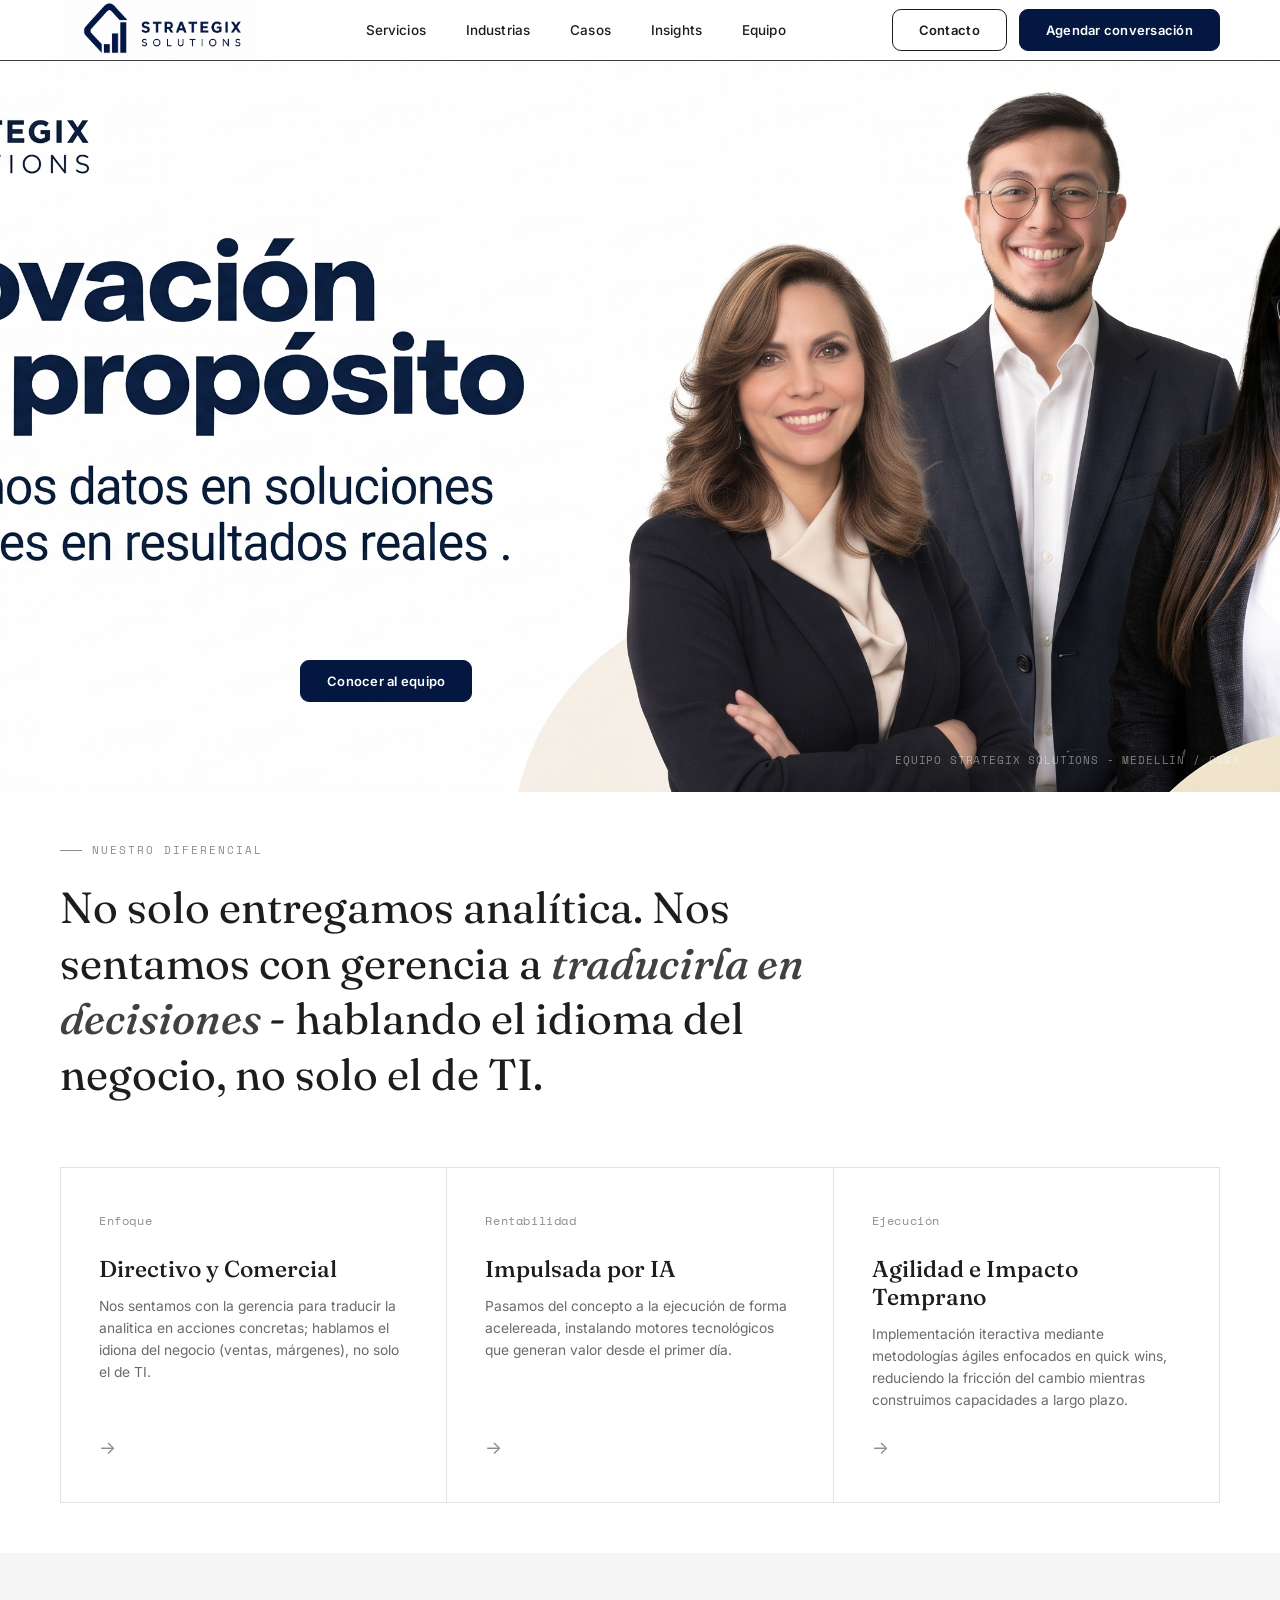
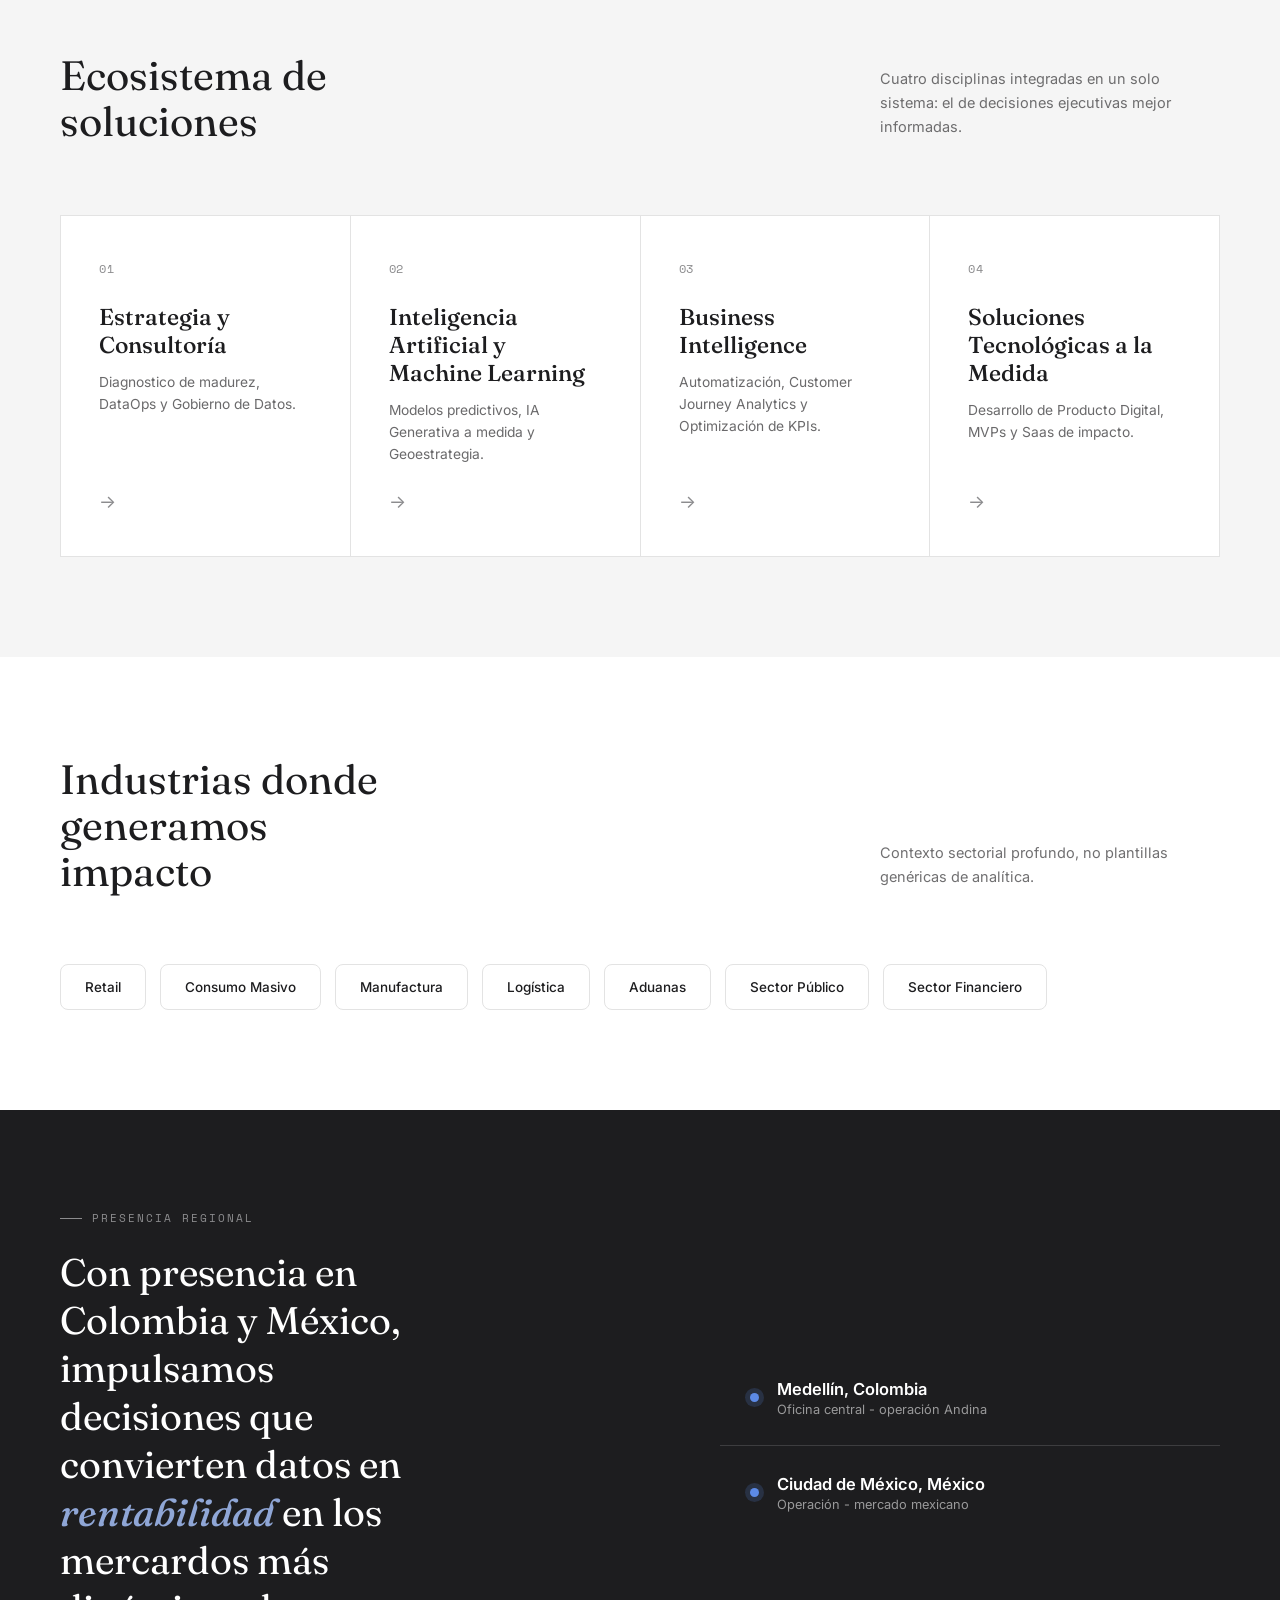
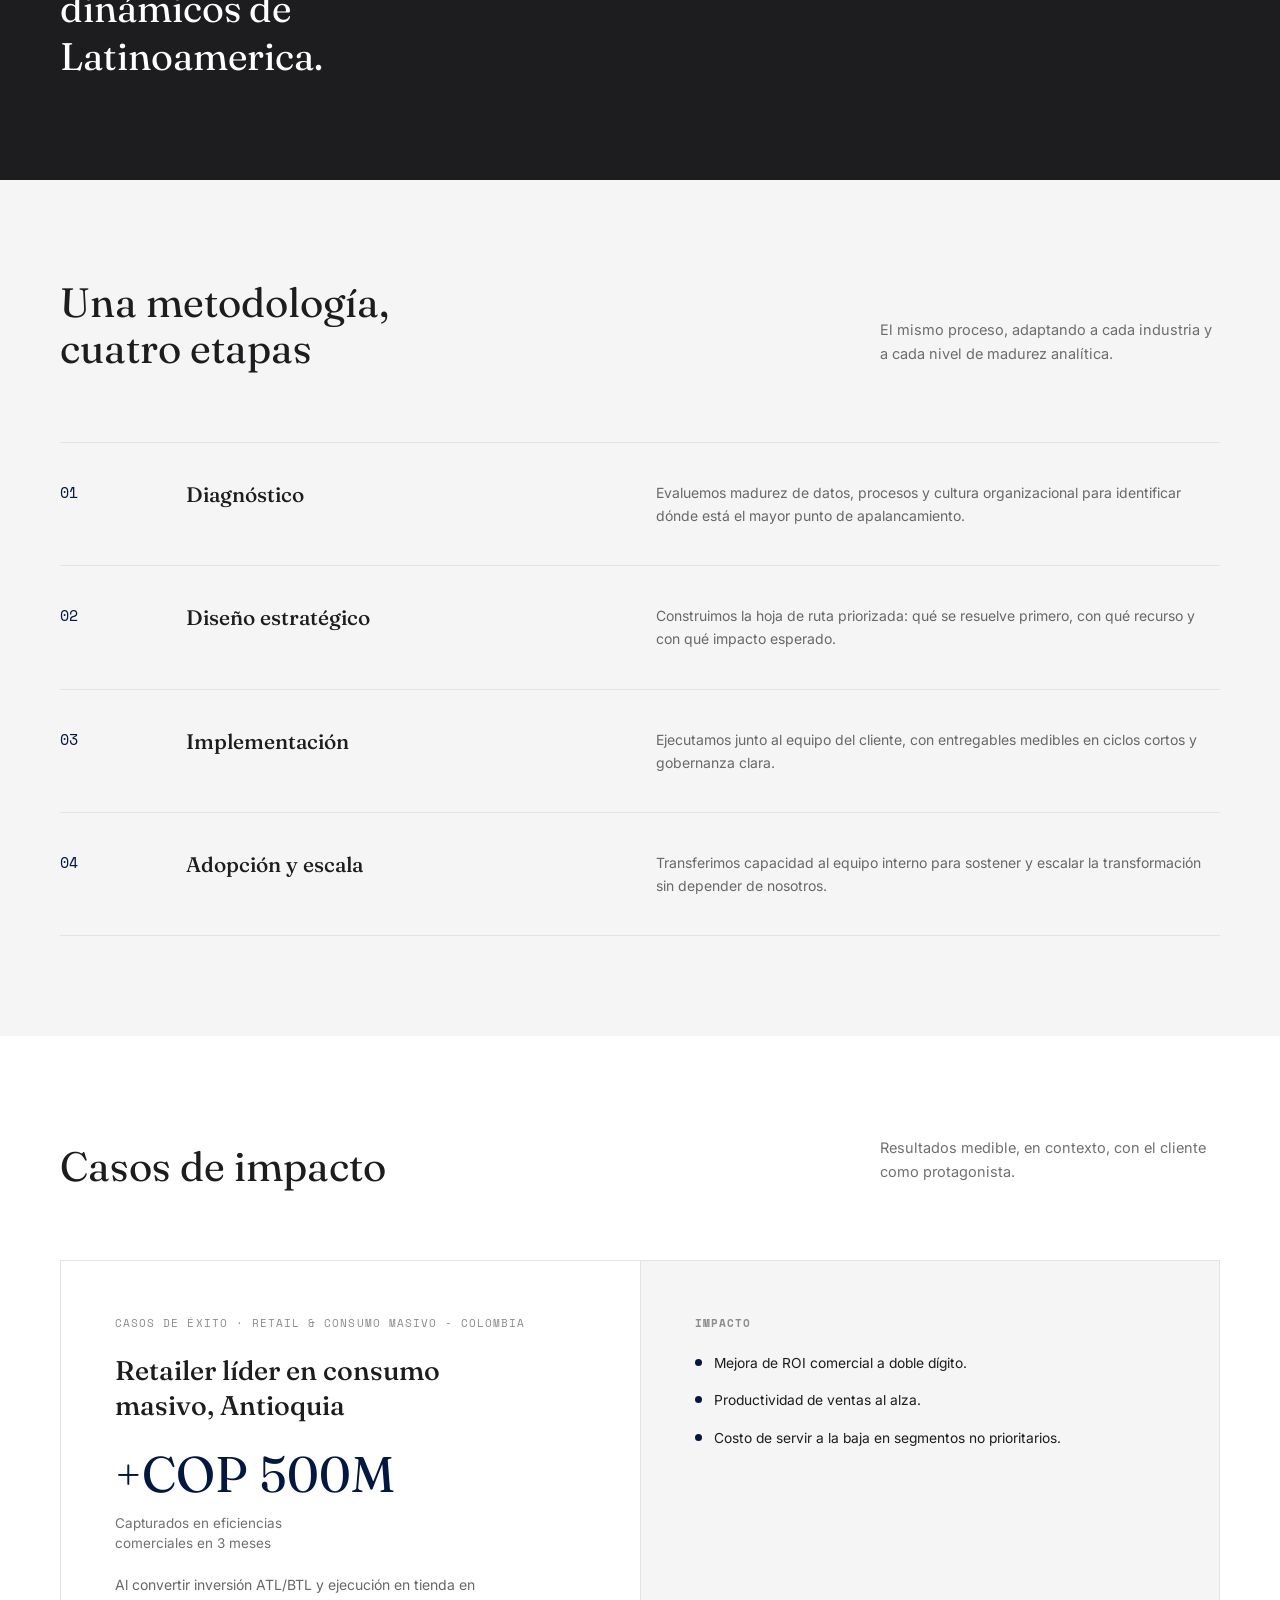
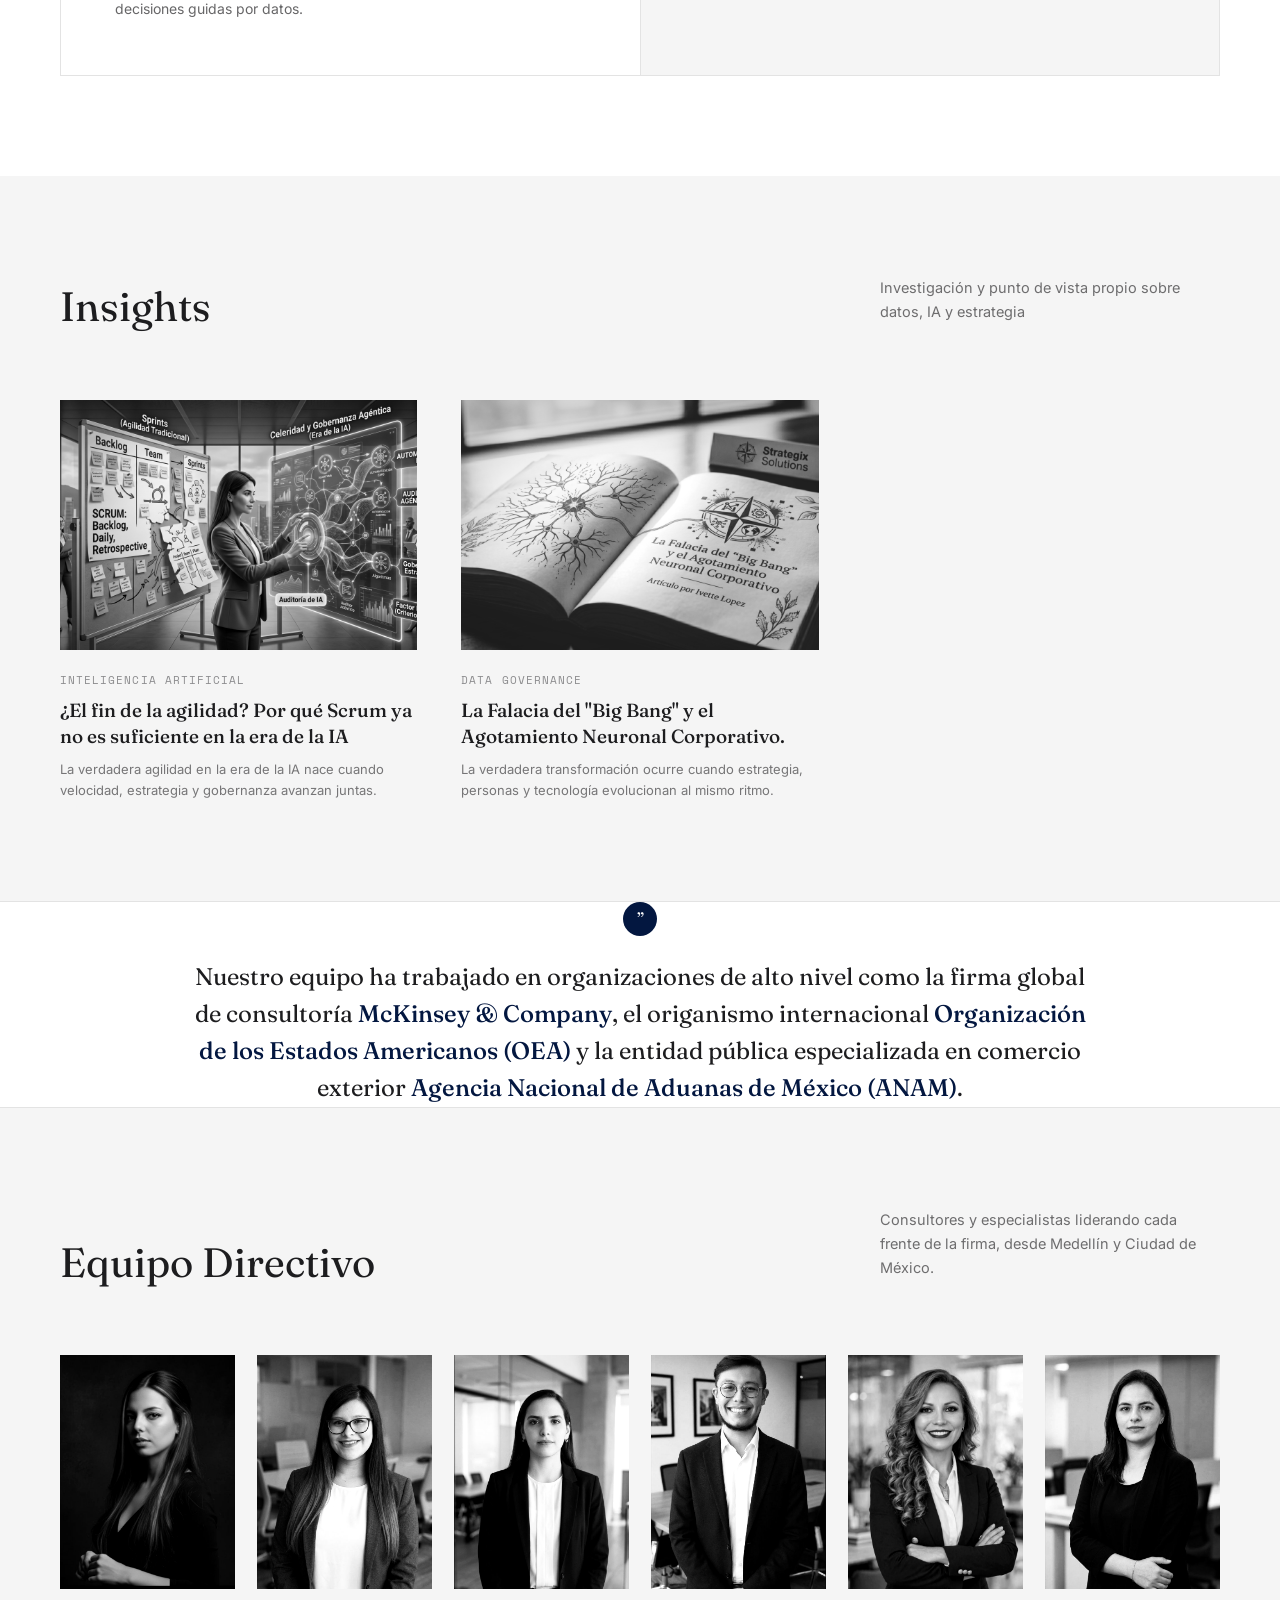
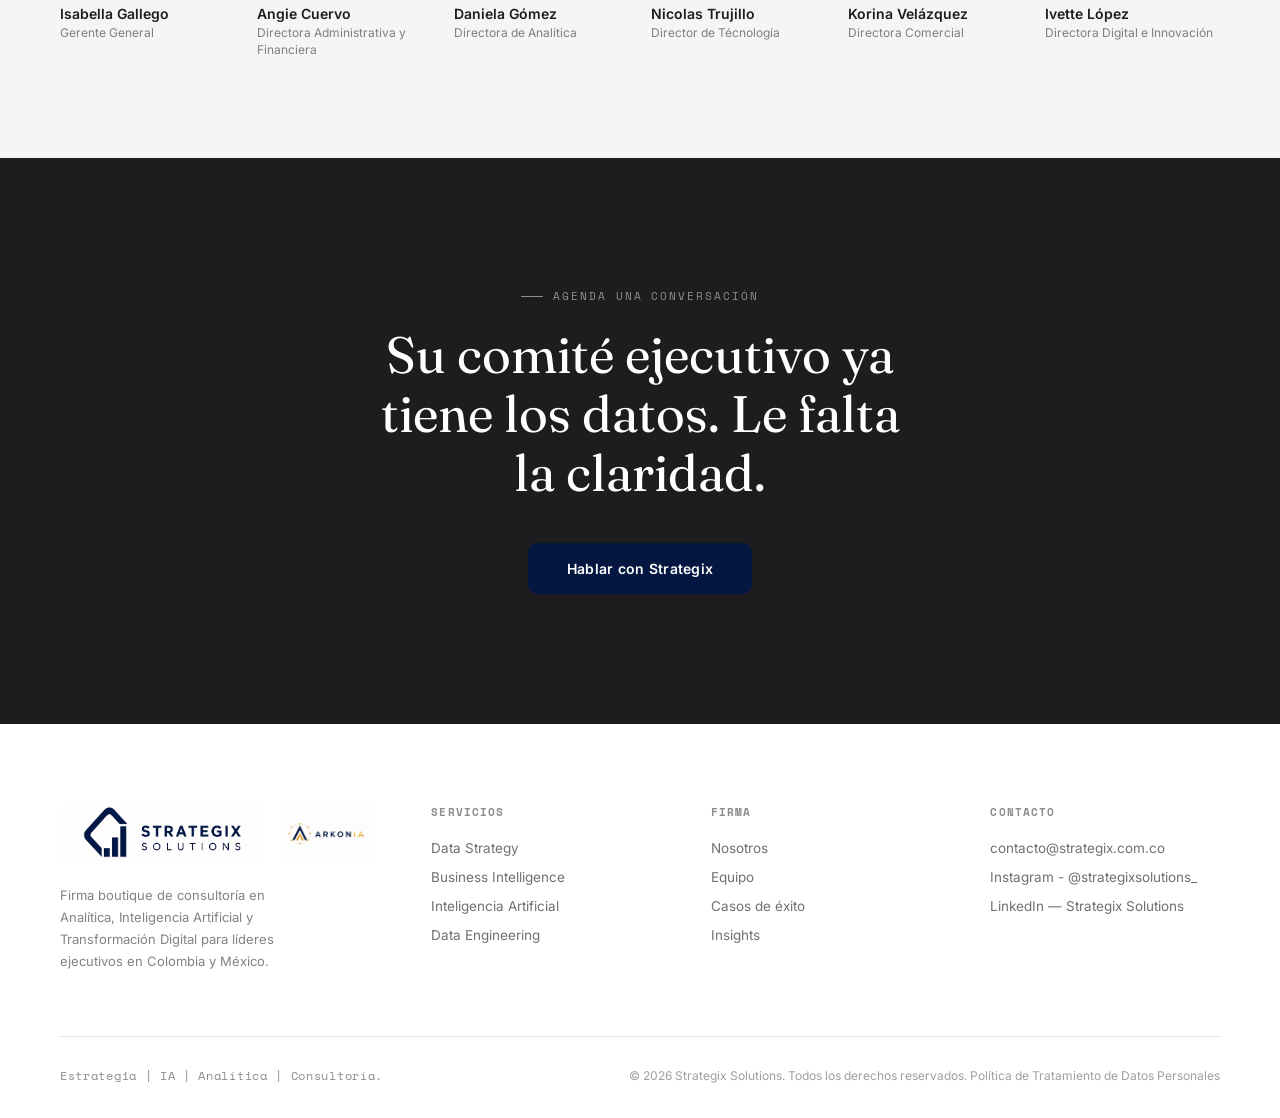
<file: index.html>
<!DOCTYPE html>
<html lang="es">
    <head>
        <meta charset="UTF-8">
        <meta name="viewport" content="width=device-width, initial-scale=1.0">
        <title>Strategix Solutions - Claridad estratégica mediante datos</title>
        <link rel="preconnect" href="https://fonts.googleapis.com">
        <link rel="preconnect" href="https://fonts.gstatic.com" crossorigin>
        <link rel="icon" href="images/LOGO/LOGO_AZUL_64x64.ico" type="image/x-icon">
        <link href="https://fonts.googleapis.com/css2?family=Fraunces:opsz,wght@9..144,300;9..144,400;9..144,500;9..144,600&family=Inter:wght@400;500;600;700&family=Space+Mono:wght@400;700&display=swap" rel="stylesheet">

        <link rel="stylesheet" href="styles.css">
    </head>
    <body>
        <header id="siteHeader">
            <div class="wrap">
                <div class="logo-mark">
                    <img src="images/LOGO/LOGO_BLANCO.png">
                </div>

                <nav id="mainNav" aria-label="Navegación principal">
                    <a href="#servicios">Servicios</a>
                    <a href="#sectores">Industrias</a>
                    <a href="#casos">Casos</a>
                    <a href="#insights">Insights</a>
                    <a href="#equipo">Equipo</a>
                </nav>

                <div class="header-actions">
                    <a href="https://wa.me/5215626000648" class="btn btn-ghost">Contacto</a>
                    <a href="mailto:contacto@strategix.com.co" class="btn btn-primary">Agendar conversación</a>
                    <button class="menu-toggle" type="button" aria-label="Abrir menú" aria-controls="mainNav" aria-expanded="false">
                        <span></span><span></span><span></span>
                    </button>
                </div>
            </div>
        </header>

        <!-- ================= BANNER: FOTO DE EQUIPO ================= -->
        <section class="team-banner">
            <img class="photo-layer" src="images/Otros/banner.jpg" alt="Equipo Strategix Solutions en sesión de trabajo">
            <div class="photo-overlay"></div>
            <div class="wrap">
                <div class="team-banner-content">
                    <div class="side reveal in">
                        <a href="#equipo" class="btn btn-primary">Conocer al equipo</a>
                    </div>
                </div>
            </div>
            <div class="caption-tag">Equipo Strategix Solutions - Medellín / CDMX</div>
        </section>

        <!-- ================= NUESTRO DIFERENCIAL ================= -->
        <section class="manifesto">
            <div class="wrap">
                <div class="eyebrow reveal">Nuestro diferencial</div>
                <blockquote class="reveal" style="max-width: 820px;">
                    No solo entregamos analítica. Nos sentamos con gerencia a <strong>traducirla en decisiones </strong> -
                    hablando el idioma del negocio, no solo el de TI.
                </blockquote>

                <div class="services-grid reveal" style="margin-top: 64px;">
                    <div class="service-card">
                        <div>
                            <div class="service-num">Enfoque</div>
                            <h3>Directivo y Comercial</h3>
                            <p>Nos sentamos con la gerencia para traducir la analitica en acciones concretas; hablamos el idiona del negocio (ventas, márgenes), no solo el de TI.</p>
                        </div>
                        <div class="service-arrow">→</div>
                    </div>

                    <div class="service-card">
                        <div>
                            <div class="service-num">Rentabilidad</div>
                            <h3>Impulsada por IA</h3>
                            <p>Pasamos del concepto a la ejecución de forma acelereada, instalando motores tecnológicos que generan valor desde el primer día.</p>
                        </div>
                        <div class="service-arrow">→</div>
                    </div>

                    <div class="service-card">
                        <div>
                            <div class="service-num">Ejecución</div>
                            <h3>Agilidad e Impacto Temprano</h3>
                            <p>Implementación iteractiva mediante metodologías ágiles enfocados en quick wins, reduciendo la fricción del cambio mientras construimos capacidades a largo plazo.</p>
                        </div>
                        <div class="service-arrow">→</div>
                    </div>
                </div>
            </div>
        </section>

        <!-- ================= SERVICIOS ================= -->
        <section id="servicios" class="alt">
            <div class="wrap">
                <div class="section-head">
                    <h2 class="reveal">Ecosistema de soluciones</h2>
                    <p class="sub reveal">Cuatro disciplinas integradas en un solo sistema: el de decisiones ejecutivas mejor informadas.</p>
                </div>

                <div class="services-grid cols-4 reveal">
                    <div class="service-card">
                        <div>
                            <div class="service-num">01</div>
                            <h3>Estrategia y Consultoría</h3>
                            <p>Diagnostico de madurez, DataOps y Gobierno de Datos.</p>
                        </div>
                        <div class="service-arrow">→</div>
                    </div>

                    <div class="service-card">
                        <div>
                            <div class="service-num">02</div>
                            <h3>Inteligencia Artificial y Machine Learning</h3>
                            <p>Modelos predictivos, IA Generativa a medida y Geoestrategia.</p>
                        </div>
                        <div class="service-arrow">→</div>
                    </div>

                    <div class="service-card">
                        <div>
                            <div class="service-num">03</div>
                            <h3>Business Intelligence</h3>
                            <p>Automatización, Customer Journey Analytics y Optimización de KPIs.</p>
                        </div>
                        <div class="service-arrow">→</div>
                    </div>

                    <div class="service-card">
                        <div>
                            <div class="service-num">04</div>
                            <h3>Soluciones Tecnológicas a la Medida</h3>
                            <p>Desarrollo de Producto Digital, MVPs y Saas de impacto.</p>
                        </div>
                        <div class="service-arrow">→</div>
                    </div>
                </div>
            </div>
        </section>

        <!-- ================= SECTORES ================= -->
        <section id="sectores">
            <div class="wrap">
                <div class="section-head">
                    <h2 class="reveal">Industrias donde generamos impacto</h2>
                    <p class="sub reveal">Contexto sectorial profundo, no plantillas genéricas de analítica.</p>
                </div>

                <div class="chips reveal">
                    <div class="chip">Retail</div>
                    <div class="chip">Consumo Masivo</div>
                    <div class="chip">Manufactura</div>
                    <div class="chip">Logística</div>
                    <div class="chip">Aduanas</div>
                    <div class="chip">Sector Público</div>
                    <div class="chip">Sector Financiero</div>
                </div>
            </div>
        </section>

        <!-- ================= PRESENCIA REGIONAL ================= -->
        <section class="presence">
            <div class="wrap">
                <div class="reveal">
                    <div class="eyebrow" style="color: rgba(255, 255, 255, 0,5);">Presencia regional</div>
                    <h2>Con presencia en Colombia y México, impulsamos decisiones que convierten datos en <strong>rentabilidad</strong> en los mercardos más dinámicos de Latinoamerica.</h2>
                </div>

                <div class="presence-locations reveal">
                    <div class="presence-loc">
                        <div class="presence-dot"></div>
                        <div>
                            <h4>Medellín, Colombia</h4>
                            <p>Oficina central - operación Andina</p>
                        </div>
                    </div>

                    <div class="presence-loc">
                        <div class="presence-dot"></div>
                        <div>
                            <h4>Ciudad de México, México</h4>
                            <p>Operación - mercado mexicano</p>
                        </div>
                    </div>
                </div>
            </div>
        </section>

        <!-- ================= METODOLOGIA ================= -->
        <section class="alt">
            <div class="wrap">
                <div class="section-head">
                    <h2 class="reveal">Una metodología, cuatro etapas</h2>
                    <p class="sub reveal">El mismo proceso, adaptando a cada industria y a cada nivel de madurez analítica.</p>
                </div>

                <div class="method-list reveal">
                    <div class="method-row">
                        <div class="m-num">01</div>
                        <h4>Diagnóstico</h4>
                        <p>Evaluemos madurez de datos, procesos y cultura organizacional para identificar dónde está el mayor punto de apalancamiento.</p>
                    </div>

                    <div class="method-row">
                        <div class="m-num">02</div>
                        <h4>Diseño estratégico</h4>
                        <p>Construimos la hoja de ruta priorizada: qué se resuelve primero, con qué recurso y con qué impacto esperado.</p>
                    </div>

                    <div class="method-row">
                        <div class="m-num">03</div>
                        <h4>Implementación</h4>
                        <p>Ejecutamos junto al equipo del cliente, con entregables medibles en ciclos cortos y gobernanza clara.</p>
                    </div>

                    <div class="method-row">
                        <div class="m-num">04</div>
                        <h4>Adopción y escala</h4>
                        <p>Transferimos capacidad al equipo interno para sostener y escalar la transformación sin depender de nosotros.</p>
                    </div>
                </div>
            </div>
        </section>

        <!-- ================= CASOS ================= -->
        <section id="casos">
            <div class="wrap">
                <div class="section-head">
                    <h2 class="reveal">Casos de impacto</h2>
                    <p class="sub reveal">Resultados medible, en contexto, con el cliente como protagonista.</p>
                </div>

                <div class="featured-case reveal">
                    <div class="fc-main">
                        <div class="fc-tag">Casos de éxito · Retail &amp; Consumo Masivo - Colombia</div>
                        <h3>Retailer líder en consumo masivo, Antioquia</h3>
                        <div class="fc-stat">
                            <div class="fig">+COP 500M</div>
                            <div class="fig-label">Capturados en eficiencias comerciales en 3 meses</div>
                        </div>
                        <p class="fc-desc">Al convertir inversión ATL/BTL y ejecución en tienda en decisiones guidas por datos.</p>
                    </div>

                    <div class="fc-divider"></div>

                    <div class="fc-side">
                        <h5>Impacto</h5>
                        <ul>
                            <li>Mejora de ROI comercial a doble dígito.</li>
                            <li>Productividad de ventas al alza.</li>
                            <li>Costo de servir a la baja en segmentos no prioritarios.</li>
                        </ul>
                    </div>
                </div>
            </div>
        </section>

        <!-- ================= INSIGHTS ================= -->
        <section id="insights" class="alt">
            <div class="wrap">
                <div class="section-head">
                    <h2 class="reveal">Insights</h2>
                    <p class="sub reveal">Investigación y punto de vista propio sobre datos, IA y estrategia</p>
                </div>

                <div class="insights reveal">
                    <div class="insight-card">
                        <a href="El_fin_de_la_agilidad_Por_qué Scrum_ya_no_es_suficiente_en_la_era_de_la_IA.html">
                            <div class="insight-thumb"><img src="images/POST/Fin_Agilidad.png"><</div>
                            <div class="insight-cat">Inteligencia Artificial</div>
                            <h4>¿El fin de la agilidad? Por qué Scrum ya no es suficiente en la era de la IA</h4>
                            <p>La verdadera agilidad en la era de la IA nace cuando velocidad, estrategia y gobernanza avanzan juntas.</p>
                        </a>
                    </div>


                    <div class="insight-card">
                        <a href="La_Falacia_del_Big_Bang_y_el_Agotamiento_Neuronal_Corporativo.html">
                            <div class="insight-thumb"><img src="images/POST/Agotamiento_Neuronal_Ivette.png"></div>
                            <div class="insight-cat">Data Governance</div>
                            <h4>La Falacia del "Big Bang" y el Agotamiento Neuronal Corporativo.</h4>
                            <p>La verdadera transformación ocurre cuando estrategia, personas y tecnología evolucionan al mismo ritmo.</p>
                        </a>
                    </div>

                    <!--<div class="insight-card">
                        <a href="#">
                            <div class="insight-thumb"></div>
                            <div class="insight-cat">Business Intelligence</div>
                            <h4>El tablero perfecto no existe: existe la pregunta correcta</h4>
                            <p>Cómo diseñar analítica que un comité ejecutivo realmente use para decidir.</p>
                        </a>Data Governance
                    </div>-->
                </div>
            </div>
        </section>

        <!-- ================= CREDENCIAL ================= -->
        <section class="credential-strip" style="padding: 0;">
            <div class="wrap reveal">
                <div class="credential-mark">&rdquo;</div>
                <p>Nuestro equipo ha trabajado en organizaciones de alto nivel como la firma global de consultoría <strong>McKinsey &amp; Company</strong>, el origanismo internacional <strong>Organización de los Estados Americanos (OEA)</strong> y la entidad pública especializada en comercio exterior <strong>Agencia Nacional de Aduanas de México (ANAM)</strong>.</p>
            </div>
        </section>
        
        <!-- ================= EQUIPO DIRECTIVO ================= -->
        <section id="equipo" class="alt">
            <div class="wrap">
                <div class="section-head">
                    <h2 class="reveal">Equipo Directivo</h2>
                    <p class="sub reveal">Consultores y especialistas liderando cada frente de la firma, desde Medellín y Ciudad de México.</p>
                </div>

                <div class="team-grid reveal">
                    <div class="team-member">
                        <div class="team-photo"><img src="images/FOTOS EQUIPO/Isabella.jpeg"></div>
                        <h4>Isabella Gallego</h4><p>Gerente General</p>
                    </div>

                    <div class="team-member">
                        <div class="team-photo"><img src="images/FOTOS EQUIPO/Angie.jpeg"></div>
                        <h4>Angie Cuervo</h4><p>Directora Administrativa y Financiera</p>
                    </div>

                    <div class="team-member">
                        <div class="team-photo"><img src="images/FOTOS EQUIPO/Daniela.jpeg"></div>
                        <h4>Daniela Gómez</h4><p>Directora de Analítica</p>
                    </div>

                    <div class="team-member">
                        <div class="team-photo"><img src="images/FOTOS EQUIPO/Nicolas.jpeg"></div>
                        <h4>Nicolas Trujillo</h4><p>Director de Técnología</p>
                    </div>

                    <div class="team-member">
                        <div class="team-photo"><img src="images/FOTOS EQUIPO/Korina.jpeg"></div>
                        <h4>Korina Velázquez</h4><p>Directora Comercial</p>
                    </div>

                    <div class="team-member">
                        <div class="team-photo"><img src="images/FOTOS EQUIPO/Ivette.jpeg"></div>
                        <h4>Ivette López</h4><p>Directora Digital e Innovación</p>
                    </div>
                </div>
            </div>
        </section>

        <!-- ================= CTA FINAL ================= -->
        <section class="cta-final">
            <div class="wrap">
                <div class="eyebrow">Agenda una conversación</div>
                <h2 class="reveal">Su comité ejecutivo ya tiene los datos. Le falta la claridad.</h2>
                <a href="https://wa.me/5215626000648" class="btn btn-primary">Hablar con Strategix</a>
            </div>
        </section>

        <!-- ================= FOOTER ================= -->
        <footer>
            <div class="wrap">
                <div class="footer-top">
                    <div class="footer-brand">
                        <div class="footer-logos">
                            <img src="images/LOGO/LOGO_BLANCO.png" alt="Strategix Solutions">
                            <a href="https://arkoniastrategicgroup.com/cursos/" target="_blank" rel="noopener noreferrer">
                                <img src="images/LOGO/ARKONIA_BLANCO.png" alt="ArkonIA">
                            </a>
                        </div>
                        <p>
                            Firma boutique de consultoría en Analítica, Inteligencia Artificial y
                            Transformación Digital para líderes ejecutivos en Colombia y México.
                        </p>
                    </div>

                    <div class="footer-col">
                        <h5>Servicios</h5>
                        <a href="#servicios">Data Strategy</a>
                        <a href="#servicios">Business Intelligence</a>
                        <a href="#servicios">Inteligencia Artificial</a>
                        <a href="#servicios">Data Engineering</a>
                    </div>

                    <div class="footer-col">
                        <h5>Firma</h5>
                        <a href="#">Nosotros</a>
                        <a href="#equipo">Equipo</a>
                        <a href="#casos">Casos de éxito</a>
                        <a href="#insights">Insights</a>
                    </div>

                    <div class="footer-col">
                        <h5>Contacto</h5>
                        <a href="mailto:contacto@strategix.com.co">contacto@strategix.com.co</a>
                        <a href="https://www.instagram.com/strategixsolutions_?igsh=aDJwcG8yZ2FwNXR6">Instagram - @strategixsolutions_</a>
                        <a href="http://linkedin.com/company/strategixsolutions">LinkedIn — Strategix Solutions</a>
                    </div>
                </div>

                <div class="footer-bottom">
                    <div class="footer-tagline">Estrategia | IA | Analítica | Consultoría.</div>
                    <div class="footer-legal">
                        <span>© 2026 Strategix Solutions. Todos los derechos reservados.</span>
                        <a href="politica-tratamiento-datos.html">
                            Política de Tratamiento de Datos Personales
                        </a>
                    </div>
                </div>
            </div>
        </footer>

        <script>
            const header = document.getElementById('siteHeader');
            const menuToggle = document.querySelector('.menu-toggle');
            const mainNav = document.getElementById('mainNav');

            if (menuToggle && mainNav) {
                menuToggle.addEventListener('click', () => {
                    const isOpen = mainNav.classList.toggle('open');
                    menuToggle.classList.toggle('open', isOpen);
                    menuToggle.setAttribute('aria-expanded', String(isOpen));
                    menuToggle.setAttribute('aria-label', isOpen ? 'Cerrar menú' : 'Abrir menú');
                    document.body.classList.toggle('menu-open', isOpen);
                });
                mainNav.querySelectorAll('a').forEach(link => {
                    link.addEventListener('click', () => {
                        mainNav.classList.remove('open');
                        menuToggle.classList.remove('open');
                        menuToggle.setAttribute('aria-expanded', 'false');
                        menuToggle.setAttribute('aria-label', 'Abrir menú');
                        document.body.classList.remove('menu-open');
                    });
                });
            }

            const io = new IntersectionObserver((entries) => {
                entries.forEach(e => { if(e.isIntersecting){ e.target.classList.add('in'); io.unobserve(e.target); } });
            }, {threshold:0.15});
            document.querySelectorAll('.reveal').forEach(el => io.observe(el));
        </script>
    </body>
</html>
</file>
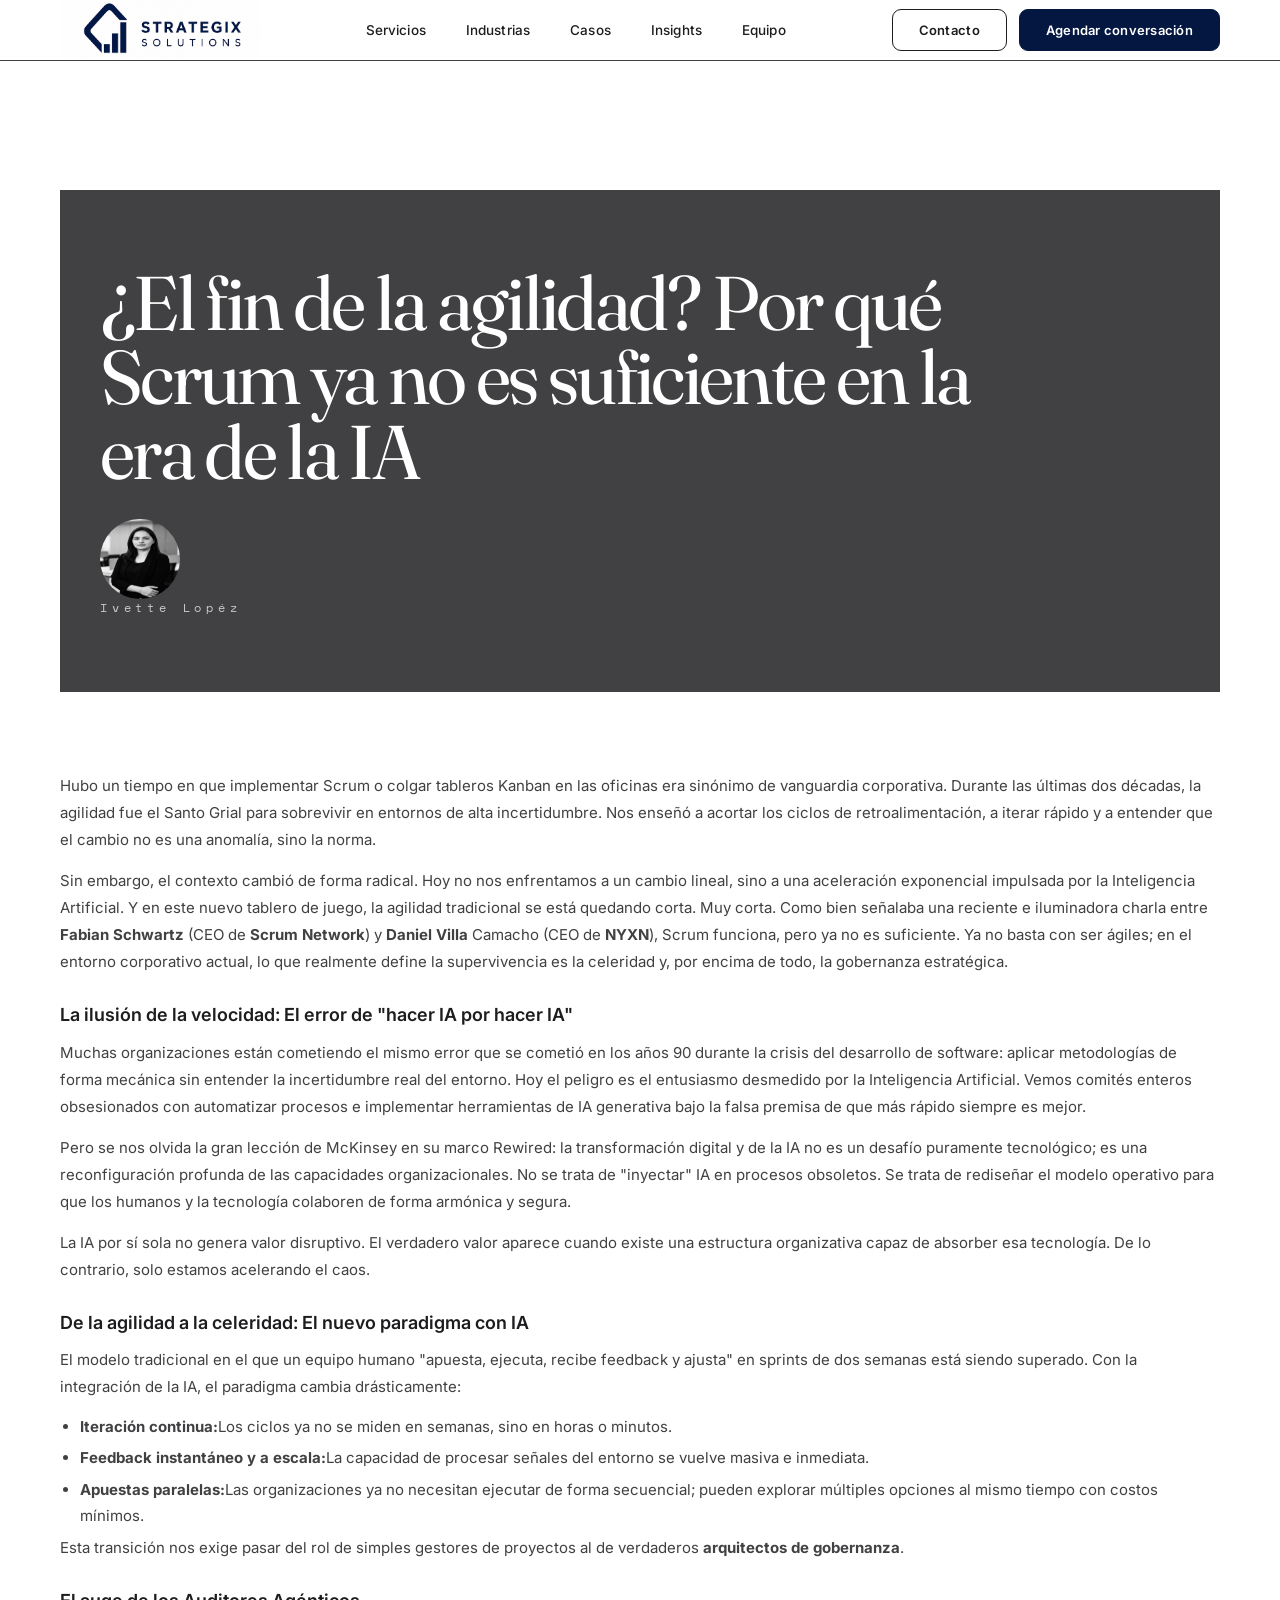
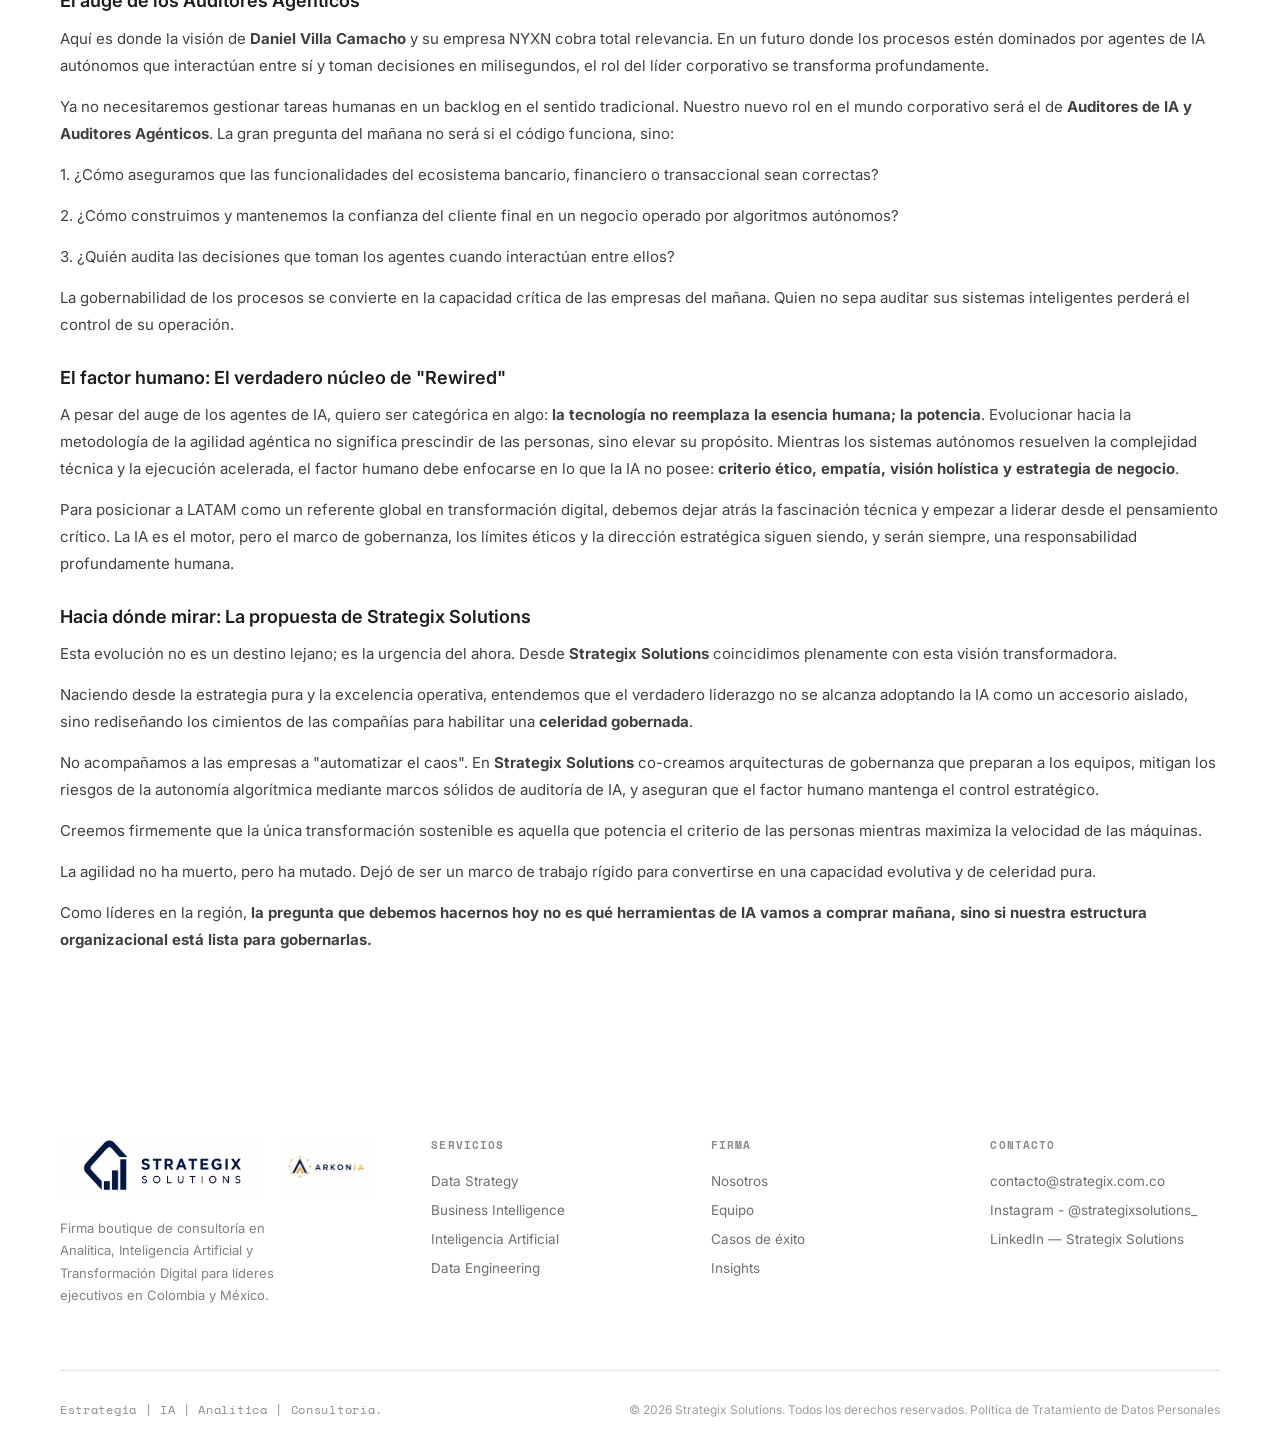
<file: El_fin_de_la_agilidad_Por_qué Scrum_ya_no_es_suficiente_en_la_era_de_la_IA.html>
<!DOCTYPE html>
<html lang="es">
    <head>
        <meta charset="UTF-8">
        <meta name="viewport" content="width=device-width, initial-scale=1.0">
        <meta name="description" content="¿El fin de la agilidad? Por qué Scrum ya no es suficiente en la era de la IA">
        <title>¿El fin de la agilidad? Por qué Scrum ya no es suficiente en la era de la IA</title>

        <link rel="preconnect" href="https://fonts.googleapis.com">
        <link rel="preconnect" href="https://fonts.gstatic.com" crossorigin>
        <link rel="icon" href="images/LOGO/LOGO_AZUL_64x64.ico" type="image/x-icon">
        <link href="https://fonts.googleapis.com/css2?family=Fraunces:opsz,wght@9..144,400;9..144,500&family=Inter:wght@400;500;600;700&family=Space+Mono&display=swap" rel="stylesheet">

        <link rel="stylesheet" href="styles_blog.css">
    </head>
    <body>
        <!-- ================= HEADER ================= -->
        <header id="siteHeader">
            <div class="wrap">
                <a href="index.html" class="logo-mark">
                    <img src="images/LOGO/LOGO_BLANCO.png" alt="Logo">
                </a>

                <nav id="mainNav" aria-label="Navegación principal">
                    <a href="index.html#servicios">Servicios</a>
                    <a href="index.html#sectores">Industrias</a>
                    <a href="index.html#casos">Casos</a>
                    <a href="index.html#insights">Insights</a>
                    <a href="index.html#equipo">Equipo</a>
                </nav>

                <div class="header-actions">
                    <a href="https://wa.me/5215626000648" class="btn btn-ghost">Contacto</a>
                    <a href="mailto:contacto@strategix.com.co" class="btn btn-primary">Agendar conversación</a>
                    <button class="menu-toggle" type="button" aria-label="Abrir menú" aria-controls="mainNav" aria-expanded="false">
                        <span></span><span></span><span></span>
                    </button>
                </div>
            </div>
        </header>
        
        <main class="blog-page">

            <!-- ================= HERO ================= -->
            <section class="blog-hero">
                <div class="wrap">
                    <h1>¿El fin de la agilidad? Por qué Scrum ya no es suficiente en la era de la IA</h1>

                    <div class="blog-meta">
                        <img src="images/FOTOS EQUIPO/Ivette.jpeg">
                        <span>Ivette Lopéz</span>
                    </div>
                </div>
            </section>

            <div class="wrap">
                <div class="blog-layout">

                    <!-- ================= CONTENIDO ================= -->
                    <article class="blog-content">
                        <section class="blog-section" id="blog">
                            <p>Hubo un tiempo en que implementar Scrum o colgar tableros Kanban 
                                en las oficinas era sinónimo de vanguardia corporativa. Durante las 
                                últimas dos décadas, la agilidad fue el Santo Grial para sobrevivir 
                                en entornos de alta incertidumbre. Nos enseñó a acortar los ciclos 
                                de retroalimentación, a iterar rápido y a entender que el cambio no 
                                es una anomalía, sino la norma.
                            </p>
                            <p>Sin embargo, el contexto cambió de forma radical. Hoy no nos enfrentamos 
                                a un cambio lineal, sino a una aceleración exponencial impulsada por la
                                Inteligencia Artificial. Y en este nuevo tablero de juego, la agilidad 
                                tradicional se está quedando corta. Muy corta. Como bien señalaba una 
                                reciente e iluminadora charla entre <strong>Fabian Schwartz</strong> 
                                (CEO de <strong>Scrum Network</strong>) y <strong>Daniel Villa</strong> 
                                Camacho (CEO de <strong>NYXN</strong>), Scrum funciona, pero ya no es 
                                suficiente. Ya no basta con ser ágiles; en el entorno corporativo actual, 
                                lo que realmente define la supervivencia es la celeridad y, por encima 
                                de todo, la gobernanza estratégica.
                            </p>

                            <h3>La ilusión de la velocidad: El error de "hacer IA por hacer IA"</h3>
                            <p>Muchas organizaciones están cometiendo el mismo error que se cometió en 
                                los años 90 durante la crisis del desarrollo de software: aplicar 
                                metodologías de forma mecánica sin entender la incertidumbre real del 
                                entorno. Hoy el peligro es el entusiasmo desmedido por la Inteligencia 
                                Artificial. Vemos comités enteros obsesionados con automatizar procesos 
                                e implementar herramientas de IA generativa bajo la falsa premisa de 
                                que más rápido siempre es mejor.
                            </p>
                            <p>Pero se nos olvida la gran lección de McKinsey en su marco Rewired: la 
                                transformación digital y de la IA no es un desafío puramente tecnológico; 
                                es una reconfiguración profunda de las capacidades organizacionales. No 
                                se trata de "inyectar" IA en procesos obsoletos. Se trata de rediseñar 
                                el modelo operativo para que los humanos y la tecnología colaboren de 
                                forma armónica y segura.
                            </p>
                            <p>La IA por sí sola no genera valor disruptivo. El verdadero valor aparece 
                                cuando existe una estructura organizativa capaz de absorber esa tecnología. 
                                De lo contrario, solo estamos acelerando el caos.
                            </p>

                            <h3>De la agilidad a la celeridad: El nuevo paradigma con IA</h3>
                            <p>El modelo tradicional en el que un equipo humano "apuesta, ejecuta, recibe 
                                feedback y ajusta" en sprints de dos semanas está siendo superado. Con la
                                integración de la IA, el paradigma cambia drásticamente:
                            </p>
                            <ul>
                                <li><strong>Iteración continua:</strong>Los ciclos ya no se miden en semanas, sino en horas o minutos.</li>
                            </ul>
                            <ul>
                                <li><strong>Feedback instantáneo y a escala:</strong>La capacidad de procesar señales del entorno se vuelve masiva e inmediata.</li>
                            </ul>
                            <ul>
                                <li><strong>Apuestas paralelas:</strong>Las organizaciones ya no necesitan ejecutar de forma secuencial; pueden explorar múltiples opciones al mismo tiempo con costos mínimos.</li>
                            </ul>
                            <p>Esta transición nos exige pasar del rol de simples gestores de proyectos al de verdaderos <strong>arquitectos de gobernanza</strong>.</p>

                            <h3>El auge de los Auditores Agénticos</h3>
                            <p>Aquí es donde la visión de <strong>Daniel Villa Camacho</strong> y su empresa NYXN 
                                cobra total relevancia. En un futuro donde los procesos estén dominados por 
                                agentes de IA autónomos que interactúan entre sí y toman decisiones en 
                                milisegundos, el rol del líder corporativo se transforma profundamente.
                            </p>
                            <p>Ya no necesitaremos gestionar tareas humanas en un backlog en el sentido tradicional. 
                                Nuestro nuevo rol en el mundo corporativo será el de <strong>Auditores de IA y 
                                Auditores Agénticos</strong>. La gran pregunta del mañana no será si el código 
                                funciona, sino:
                            </p>
                            <p>1. ¿Cómo aseguramos que las funcionalidades del ecosistema bancario, financiero o 
                                transaccional sean correctas?
                            </p>
                            <p>2. ¿Cómo construimos y mantenemos la confianza del cliente final en un negocio 
                                operado por algoritmos autónomos?
                            </p>
                            <p>3. ¿Quién audita las decisiones que toman los agentes cuando interactúan entre ellos?</p>
                            <p>La gobernabilidad de los procesos se convierte en la capacidad crítica de las empresas 
                                del mañana. Quien no sepa auditar sus sistemas inteligentes perderá el control de su 
                                operación.
                            </p>

                            <h3>El factor humano: El verdadero núcleo de "Rewired"</h3>
                            <p>A pesar del auge de los agentes de IA, quiero ser categórica en algo: <strong>la 
                                tecnología no reemplaza la esencia humana; la potencia</strong>. Evolucionar hacia la 
                                metodología de la agilidad agéntica no significa prescindir de las personas, sino elevar
                                su propósito. Mientras los sistemas autónomos resuelven la complejidad técnica y la 
                                ejecución acelerada, el factor humano debe enfocarse en lo que la IA no posee: 
                                <strong>criterio ético, empatía, visión holística y estrategia de negocio</strong>.
                            </p>
                            <p>Para posicionar a LATAM como un referente global en transformación digital, debemos dejar
                                atrás la fascinación técnica y empezar a liderar desde el pensamiento crítico. La IA es 
                                el motor, pero el marco de gobernanza, los límites éticos y la dirección estratégica 
                                siguen siendo, y serán siempre, una responsabilidad profundamente humana.
                            </p>

                            <h3>Hacia dónde mirar: La propuesta de Strategix Solutions</h3>
                            <p>Esta evolución no es un destino lejano; es la urgencia del ahora. Desde <strong>Strategix 
                                Solutions</strong> coincidimos plenamente con esta visión transformadora.
                            </p>
                            <p>Naciendo desde la estrategia pura y la excelencia operativa, entendemos que el verdadero 
                                liderazgo no se alcanza adoptando la IA como un accesorio aislado, sino rediseñando los 
                                cimientos de las compañías para habilitar una <strong>celeridad gobernada</strong>.
                            </p>
                            <p>No acompañamos a las empresas a "automatizar el caos". En <strong>Strategix Solutions</strong>
                                co-creamos arquitecturas de gobernanza que preparan a los equipos, mitigan los riesgos 
                                de la autonomía algorítmica mediante marcos sólidos de auditoría de IA, y aseguran que el 
                                factor humano mantenga el control estratégico.
                            </p>
                            <p>Creemos firmemente que la única transformación sostenible es aquella que potencia el 
                                criterio de las personas mientras maximiza la velocidad de las máquinas.
                            </p>
                            <p>La agilidad no ha muerto, pero ha mutado. Dejó de ser un marco de trabajo 
                                rígido para convertirse en una capacidad evolutiva y de celeridad pura.
                            </p>
                            <p>Como líderes en la región, <strong>la pregunta que debemos hacernos hoy no es qué herramientas
                                de IA vamos a comprar mañana, sino si nuestra estructura organizacional está lista para 
                                gobernarlas.</strong>
                            </p>
                        </section>
                    </article>
                </div>
            </div>
        </main>
        
        <!-- ================= FOOTER ================= -->
        <footer>
            <div class="wrap">
                <div class="footer-top">
                    <div class="footer-brand">
                        <div class="footer-logos">
                            <img src="images/LOGO/LOGO_BLANCO.png" alt="Strategix Solutions">
                            <a href="https://arkoniastrategicgroup.com/cursos/" target="_blank" rel="noopener noreferrer">
                                <img src="images/LOGO/ARKONIA_BLANCO.png" alt="ArkonIA">
                            </a>
                        </div>
                        <p>
                            Firma boutique de consultoría en Analítica, Inteligencia Artificial y
                            Transformación Digital para líderes ejecutivos en Colombia y México.
                        </p>
                    </div>

                    <div class="footer-col">
                        <h5>Servicios</h5>
                        <a href="index.html#servicios">Data Strategy</a>
                        <a href="index.html#servicios">Business Intelligence</a>
                        <a href="index.html#servicios">Inteligencia Artificial</a>
                        <a href="index.html#servicios">Data Engineering</a>
                    </div>

                    <div class="footer-col">
                        <h5>Firma</h5>
                        <a href="index.html">Nosotros</a>
                        <a href="index.html#equipo">Equipo</a>
                        <a href="index.html#casos">Casos de éxito</a>
                        <a href="index.html#insights">Insights</a>
                    </div>

                    <div class="footer-col">
                        <h5>Contacto</h5>
                        <a href="mailto:contacto@strategix.com.co">contacto@strategix.com.co</a>
                        <a href="https://www.instagram.com/strategixsolutions_?igsh=aDJwcG8yZ2FwNXR6">Instagram - @strategixsolutions_</a>
                        <a href="http://linkedin.com/company/strategixsolutions">LinkedIn — Strategix Solutions</a>
                    </div>
                </div>

                <div class="footer-bottom">
                    <div class="footer-tagline">Estrategia | IA | Analítica | Consultoría.</div>
                    <div class="footer-legal">
                        <span>© 2026 Strategix Solutions. Todos los derechos reservados.</span>
                        <a href="politica-tratamiento-datos.html">
                            Política de Tratamiento de Datos Personales
                        </a>
                    </div>
                </div>
            </div>
        </footer>

        <script>
            const header = document.getElementById('siteHeader');
            const menuToggle = document.querySelector('.menu-toggle');
            const mainNav = document.getElementById('mainNav');

            if (menuToggle && mainNav) {
                menuToggle.addEventListener('click', () => {
                    const isOpen = mainNav.classList.toggle('open');
                    menuToggle.classList.toggle('open', isOpen);
                    menuToggle.setAttribute('aria-expanded', String(isOpen));
                    menuToggle.setAttribute('aria-label', isOpen ? 'Cerrar menú' : 'Abrir menú');
                    document.body.classList.toggle('menu-open', isOpen);
                });
                mainNav.querySelectorAll('a').forEach(link => {
                    link.addEventListener('click', () => {
                        mainNav.classList.remove('open');
                        menuToggle.classList.remove('open');
                        menuToggle.setAttribute('aria-expanded', 'false');
                        menuToggle.setAttribute('aria-label', 'Abrir menú');
                        document.body.classList.remove('menu-open');
                    });
                });
            }

            const io = new IntersectionObserver((entries) => {
                entries.forEach(e => { if(e.isIntersecting){ e.target.classList.add('in'); io.unobserve(e.target); } });
            }, {threshold:0.15});
            document.querySelectorAll('.reveal').forEach(el => io.observe(el));
        </script>
    </body>
</html>
</file>
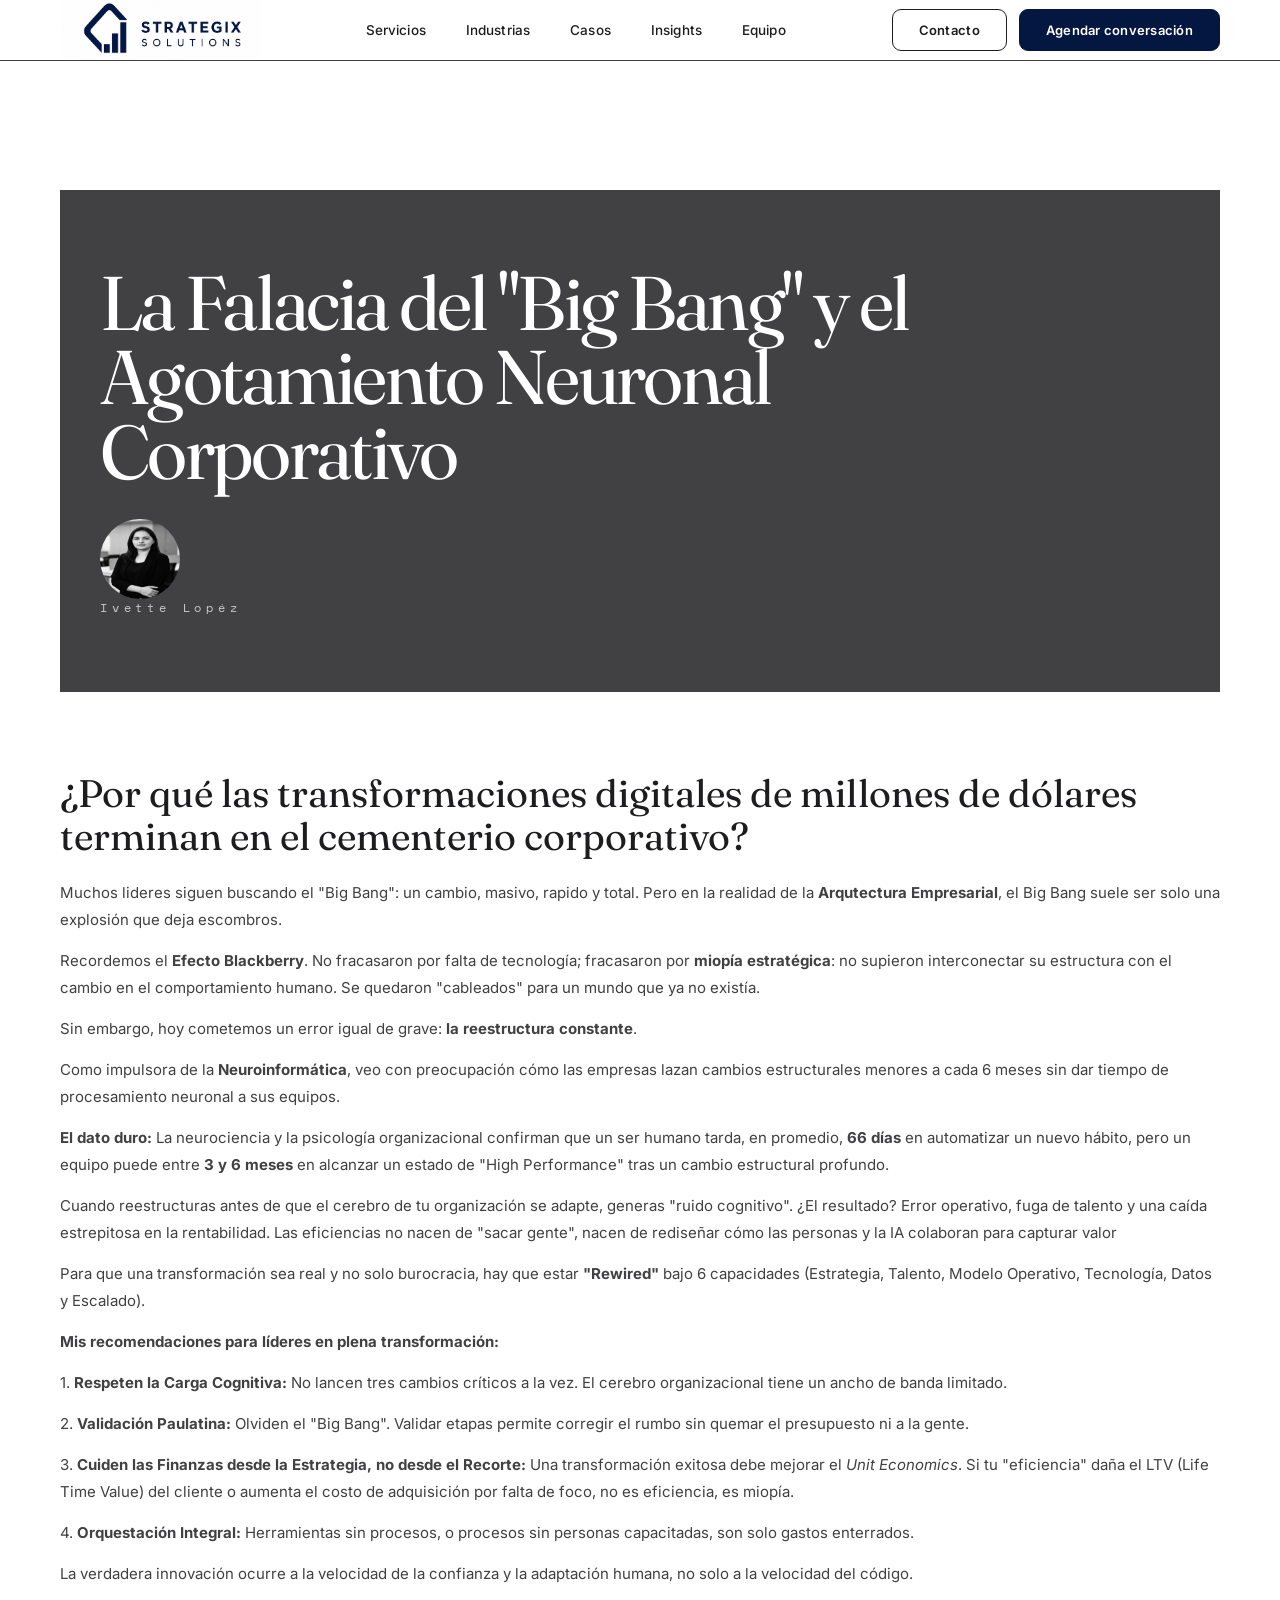
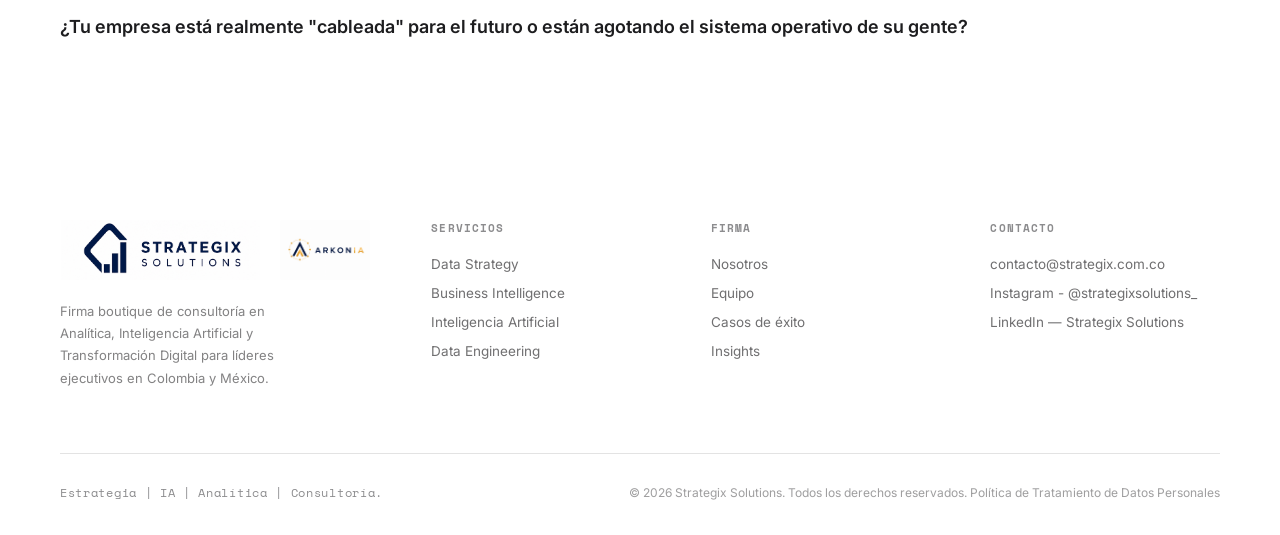
<file: La_Falacia_del_Big_Bang_y_el_Agotamiento_Neuronal_Corporativo.html>
<!DOCTYPE html>
<html lang="es">
    <head>
        <meta charset="UTF-8">
        <meta name="viewport" content="width=device-width, initial-scale=1.0">
        <meta name="description" content="La Falacia del Big Bang y el Agotamiento Neuronal Corporativo">
        <title>La Falacia del "Big Bang" y el Agotamiento Neuronal Corporativo</title>

        <link rel="preconnect" href="https://fonts.googleapis.com">
        <link rel="preconnect" href="https://fonts.gstatic.com" crossorigin>
        <link rel="icon" href="images/LOGO/LOGO_AZUL_64x64.ico" type="image/x-icon">
        <link href="https://fonts.googleapis.com/css2?family=Fraunces:opsz,wght@9..144,400;9..144,500&family=Inter:wght@400;500;600;700&family=Space+Mono&display=swap" rel="stylesheet">

        <link rel="stylesheet" href="styles_blog.css">
    </head>
    <body>        
        <!-- ================= HEADER ================= -->
        <header id="siteHeader">
            <div class="wrap">
                <a href="index.html" class="logo-mark">
                    <img src="images/LOGO/LOGO_BLANCO.png" alt="Logo">
                </a>

                <nav id="mainNav" aria-label="Navegación principal">
                    <a href="index.html#servicios">Servicios</a>
                    <a href="index.html#sectores">Industrias</a>
                    <a href="index.html#casos">Casos</a>
                    <a href="index.html#insights">Insights</a>
                    <a href="index.html#equipo">Equipo</a>
                </nav>

                <div class="header-actions">
                    <a href="https://wa.me/5215626000648" class="btn btn-ghost">Contacto</a>
                    <a href="mailto:contacto@strategix.com.co" class="btn btn-primary">Agendar conversación</a>
                    <button class="menu-toggle" type="button" aria-label="Abrir menú" aria-controls="mainNav" aria-expanded="false">
                        <span></span><span></span><span></span>
                    </button>
                </div>
            </div>
        </header>

        <main class="blog-page">

            <!-- ================= HERO ================= -->
            <section class="blog-hero">
                <div class="wrap">
                    <!--<div class="eyebrow">La Falacia del "Big Bang" y el Agotamiento Neuronal Corporativo</div>-->
                    <h1>La Falacia del "Big Bang" y el Agotamiento Neuronal Corporativo</h1>                  

                    <div class="blog-meta">
                        <img src="images/FOTOS EQUIPO/Ivette.jpeg">
                        <span>Ivette Lopéz</span>
                    </div>
                </div>
            </section>

            <div class="wrap">
                <div class="blog-layout">
                    
                    <!-- ================= CONTENIDO ================= -->
                    <article class="blog-content">
                        <section class="blog-section" id="blog">
                            <h2>
                                ¿Por qué las transformaciones digitales de millones de dólares terminan en el cementerio corporativo?
                            </h2>
                            <p>Muchos lideres siguen buscando el "Big Bang": un cambio, masivo, rapido
                                y total. Pero en la realidad de la <strong>Arqutectura Empresarial</strong>, el Big Bang
                                suele ser solo una explosión que deja escombros.
                            </p>
                            <p>Recordemos el <strong>Efecto Blackberry</strong>. No fracasaron por falta de tecnología;
                                fracasaron por <strong>miopía estratégica</strong>: no supieron interconectar su estructura
                                con el cambio en el comportamiento humano. Se quedaron "cableados"
                                para un mundo que ya no existía.
                            </p>
                            <p>Sin embargo, hoy cometemos un error igual de grave: <strong>la reestructura constante</strong>.</p>
                            <p>Como impulsora de la <strong>Neuroinformática</strong>, veo con preocupación cómo las
                                empresas lazan cambios estructurales menores a cada 6 meses sin dar
                                tiempo de procesamiento neuronal a sus equipos.
                            </p>
                            <p><strong>El dato duro: </strong>La neurociencia y la psicología organizacional confirman que
                                un ser humano tarda, en promedio, <strong>66 días </strong>en automatizar un nuevo
                                hábito, pero un equipo puede entre <strong>3 y 6 meses </strong>en alcanzar un
                                estado de "High Performance" tras un cambio estructural profundo.
                            </p>
                            <p>Cuando reestructuras antes de que el cerebro de tu organización se 
                                adapte, generas "ruido cognitivo". ¿El resultado? Error operativo, fuga 
                                de talento y una caída estrepitosa en la rentabilidad. Las eficiencias no nacen 
                                de "sacar gente", nacen de rediseñar cómo las personas y la IA colaboran 
                                para capturar valor
                            </p>
                            <p>Para que una transformación sea real y no solo burocracia, hay que 
                                estar <strong>"Rewired"</strong> bajo 6 capacidades (Estrategia, Talento, Modelo Operativo,
                                Tecnología, Datos y Escalado).
                            </p>
                            <p><strong>Mis recomendaciones para líderes en plena transformación:</strong></p>
                            <p>1. <strong>Respeten la Carga Cognitiva:</strong> No lancen tres cambios críticos a la vez. 
                                El cerebro organizacional tiene un ancho de banda limitado.
                            </p>
                            <p>2. <strong>Validación Paulatina:</strong> Olviden el "Big Bang". Validar etapas permite corregir 
                                el rumbo sin quemar el presupuesto ni a la gente.
                            </p>
                            <p>3. <strong>Cuiden las Finanzas desde la Estrategia, no desde el Recorte:</strong> Una 
                                transformación exitosa debe mejorar el <em>Unit Economics</em>. Si tu "eficiencia"
                                daña el LTV (Life Time Value) del cliente o aumenta el costo de adquisición 
                                por falta de foco, no es eficiencia, es miopía.
                            </p>
                            <p>4. <strong>Orquestación Integral:</strong> Herramientas sin procesos, o procesos sin personas 
                                capacitadas, son solo gastos enterrados.
                            </p>
                            <p>La verdadera innovación ocurre a la velocidad de la confianza y la adaptación 
                                humana, no solo a la velocidad del código.
                            </p>
                            <h3>¿Tu empresa está realmente "cableada" para el futuro o están agotando el sistema operativo de su gente?</h3>
                        </section>
                    </article>
                </div>
            </div>
        </main>

        <!-- ================= FOOTER ================= -->
        <footer>
            <div class="wrap">
                <div class="footer-top">
                    <div class="footer-brand">
                        <div class="footer-logos">
                            <img src="images/LOGO/LOGO_BLANCO.png" alt="Strategix Solutions">
                            <a href="https://arkoniastrategicgroup.com/cursos/" target="_blank" rel="noopener noreferrer">
                                <img src="images/LOGO/ARKONIA_BLANCO.png" alt="ArkonIA">
                            </a>
                        </div>
                        <p>
                            Firma boutique de consultoría en Analítica, Inteligencia Artificial y
                            Transformación Digital para líderes ejecutivos en Colombia y México.
                        </p>
                    </div>

                    <div class="footer-col">
                        <h5>Servicios</h5>
                        <a href="index.html#servicios">Data Strategy</a>
                        <a href="index.html#servicios">Business Intelligence</a>
                        <a href="index.html#servicios">Inteligencia Artificial</a>
                        <a href="index.html#servicios">Data Engineering</a>
                    </div>

                    <div class="footer-col">
                        <h5>Firma</h5>
                        <a href="index.html">Nosotros</a>
                        <a href="index.html#equipo">Equipo</a>
                        <a href="index.html#casos">Casos de éxito</a>
                        <a href="index.html#insights">Insights</a>
                    </div>

                    <div class="footer-col">
                        <h5>Contacto</h5>
                        <a href="mailto:contacto@strategix.com.co">contacto@strategix.com.co</a>
                        <a href="https://www.instagram.com/strategixsolutions_?igsh=aDJwcG8yZ2FwNXR6">Instagram - @strategixsolutions_</a>
                        <a href="http://linkedin.com/company/strategixsolutions">LinkedIn — Strategix Solutions</a>
                    </div>
                </div>

                <div class="footer-bottom">
                    <div class="footer-tagline">Estrategia | IA | Analítica | Consultoría.</div>
                    <div class="footer-legal">
                        <span>© 2026 Strategix Solutions. Todos los derechos reservados.</span>
                        <a href="politica-tratamiento-datos.html">
                            Política de Tratamiento de Datos Personales
                        </a>
                    </div>
                </div>
            </div>
        </footer>

        <script>
            const header = document.getElementById('siteHeader');
            const menuToggle = document.querySelector('.menu-toggle');
            const mainNav = document.getElementById('mainNav');

            if (menuToggle && mainNav) {
                menuToggle.addEventListener('click', () => {
                    const isOpen = mainNav.classList.toggle('open');
                    menuToggle.classList.toggle('open', isOpen);
                    menuToggle.setAttribute('aria-expanded', String(isOpen));
                    menuToggle.setAttribute('aria-label', isOpen ? 'Cerrar menú' : 'Abrir menú');
                    document.body.classList.toggle('menu-open', isOpen);
                });
                mainNav.querySelectorAll('a').forEach(link => {
                    link.addEventListener('click', () => {
                        mainNav.classList.remove('open');
                        menuToggle.classList.remove('open');
                        menuToggle.setAttribute('aria-expanded', 'false');
                        menuToggle.setAttribute('aria-label', 'Abrir menú');
                        document.body.classList.remove('menu-open');
                    });
                });
            }

            const io = new IntersectionObserver((entries) => {
                entries.forEach(e => { if(e.isIntersecting){ e.target.classList.add('in'); io.unobserve(e.target); } });
            }, {threshold:0.15});
            document.querySelectorAll('.reveal').forEach(el => io.observe(el));
        </script>
    </body>
</html>
</file>
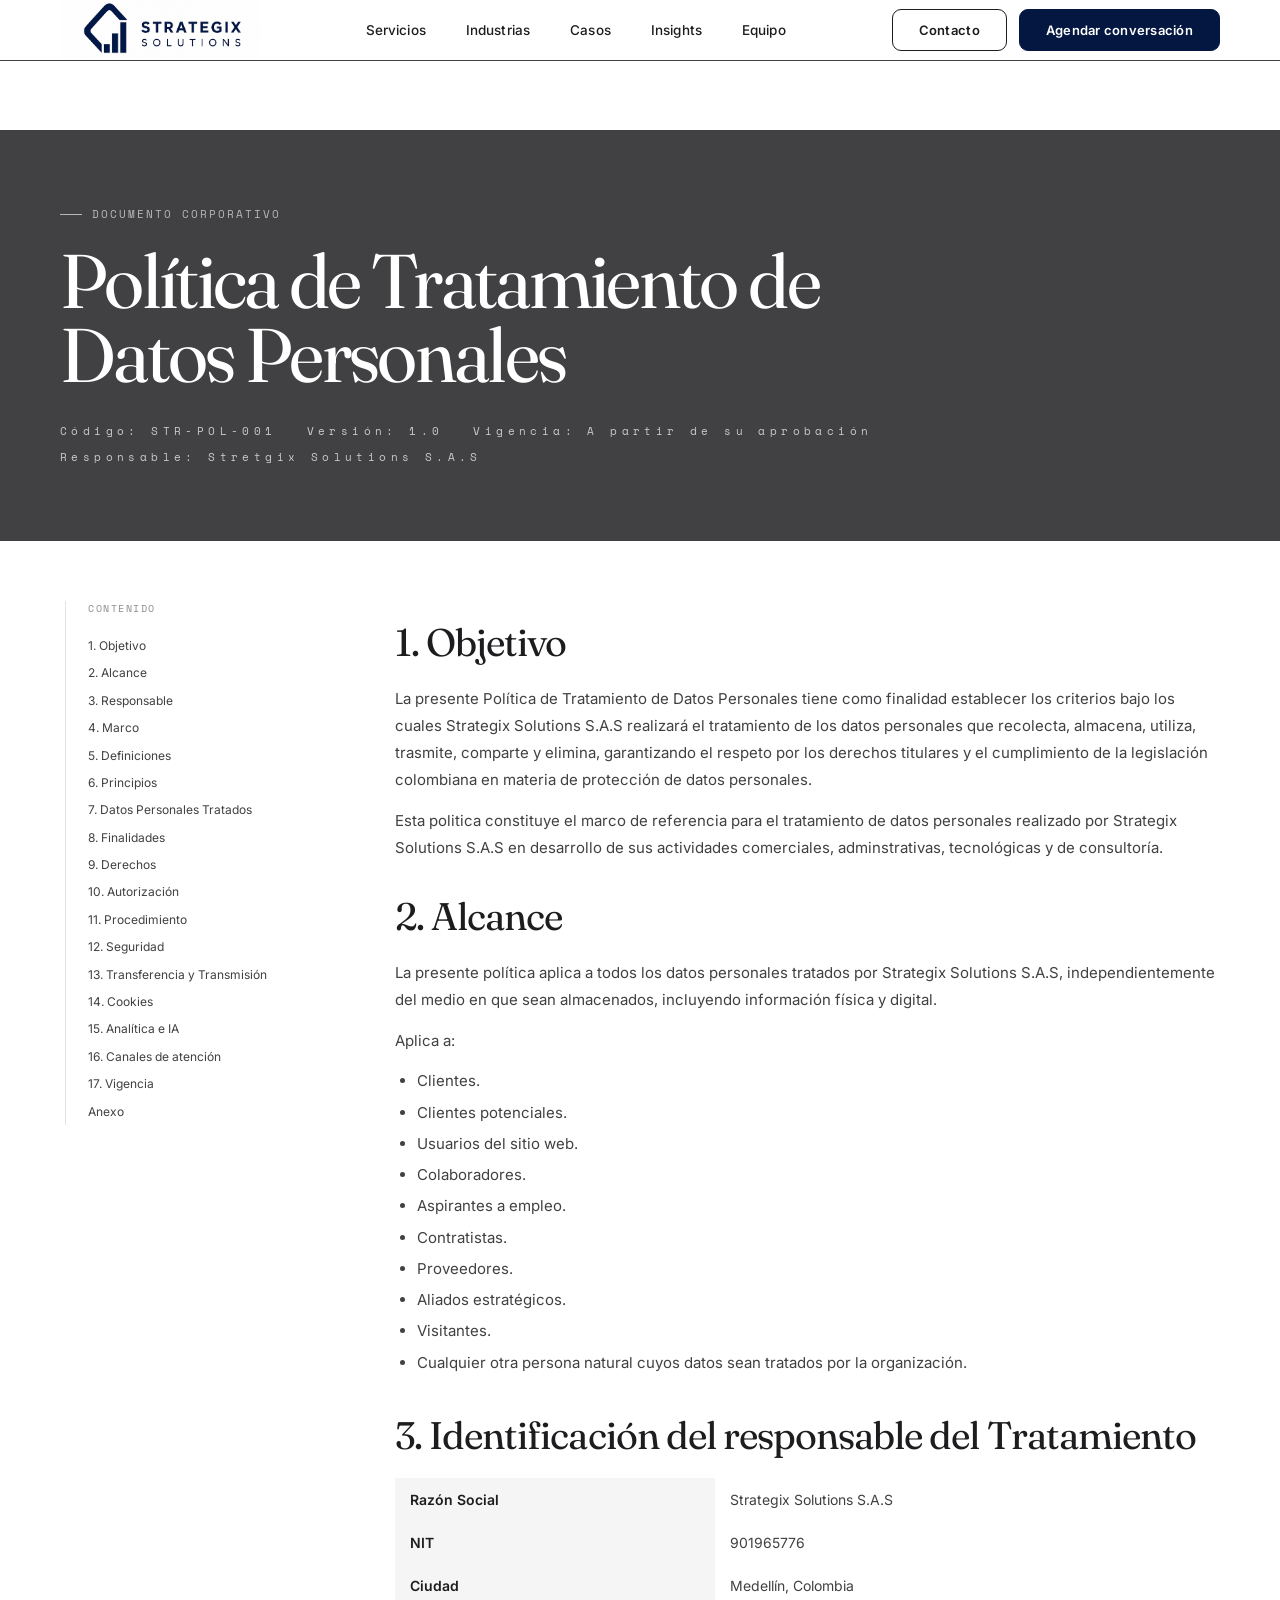
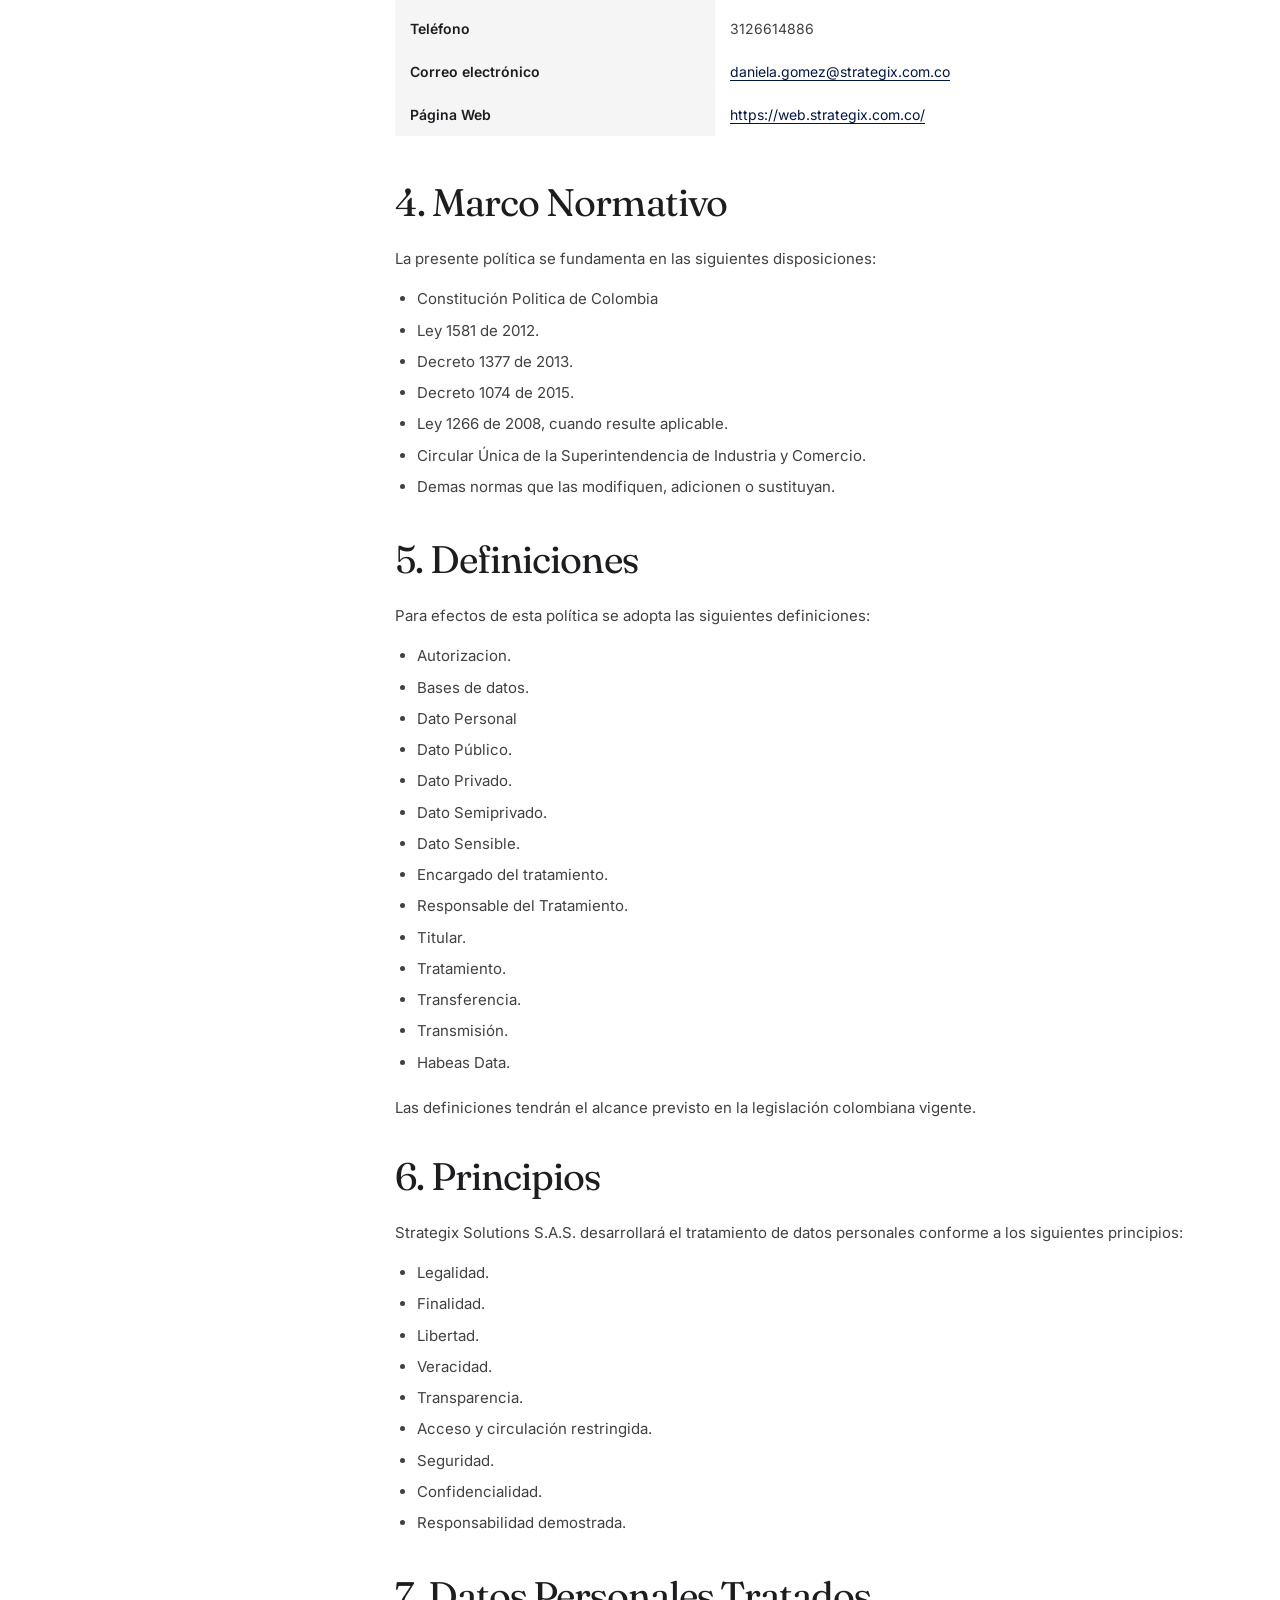
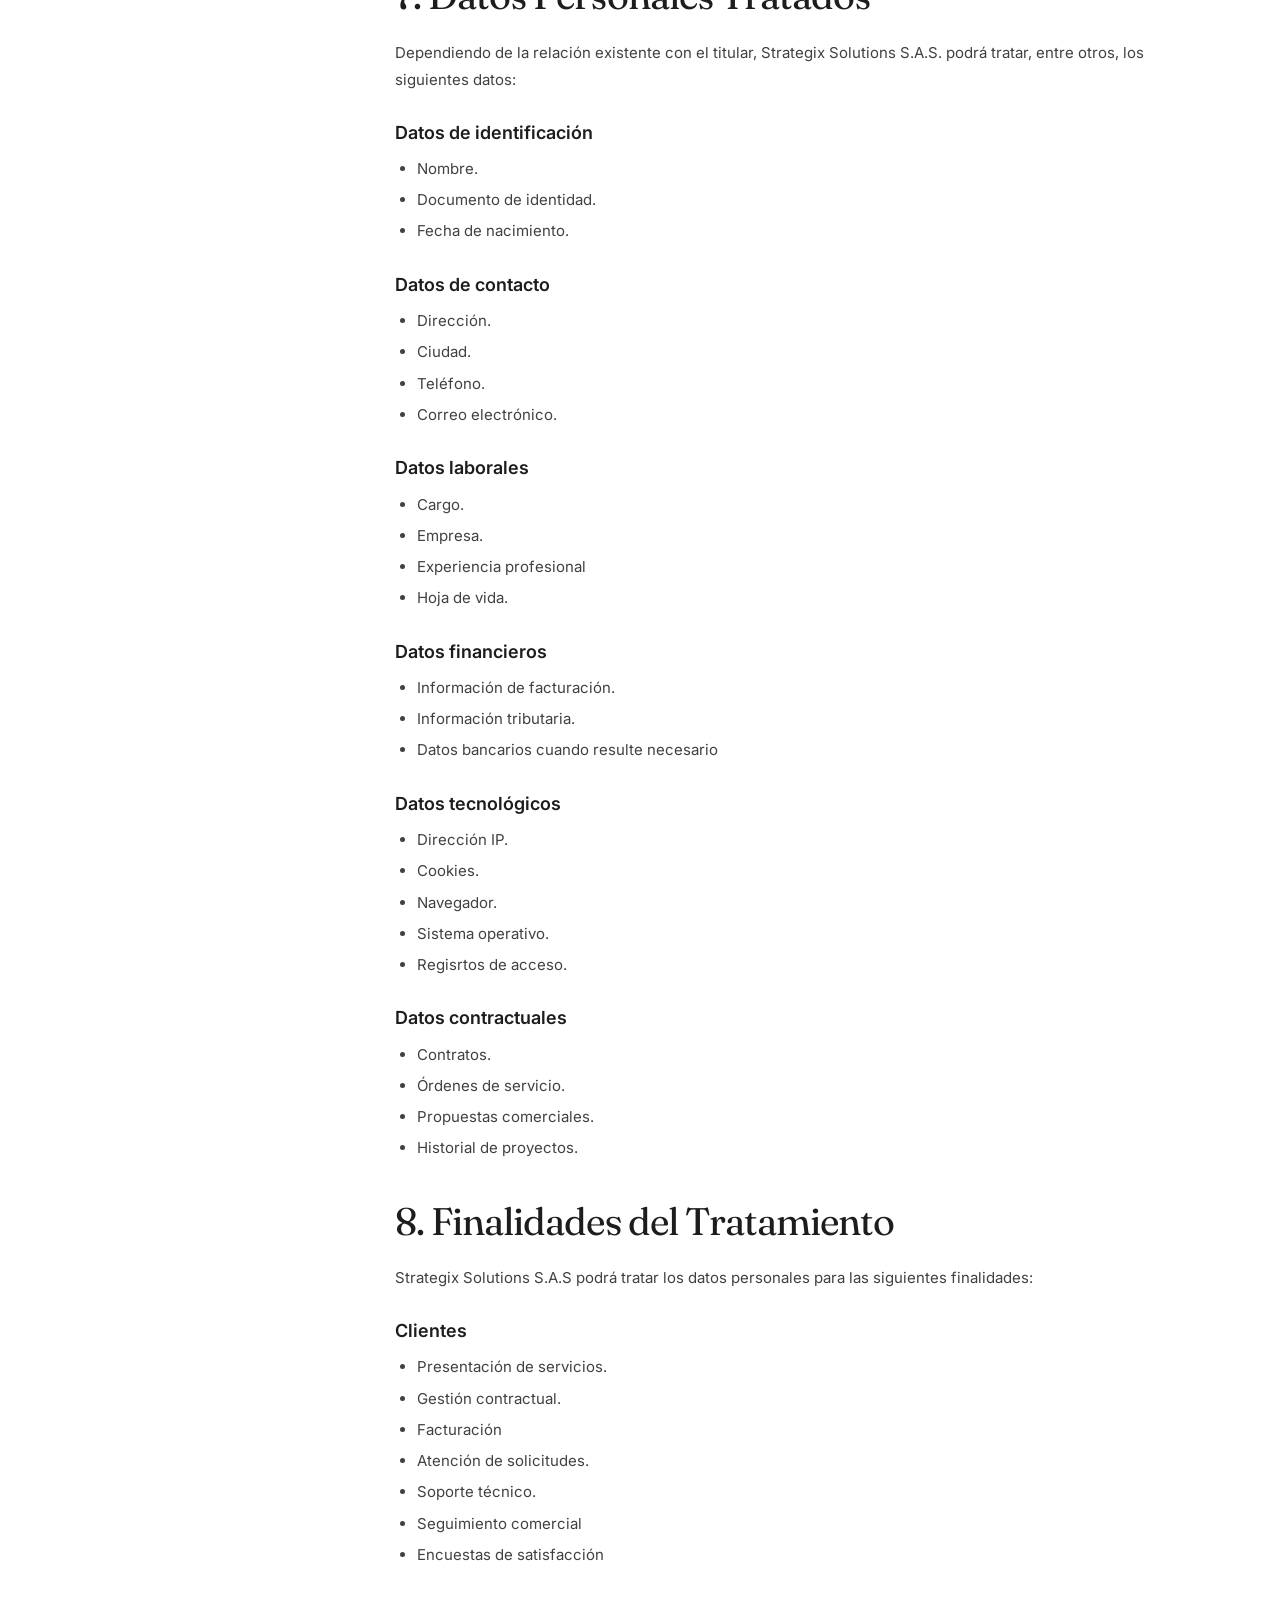
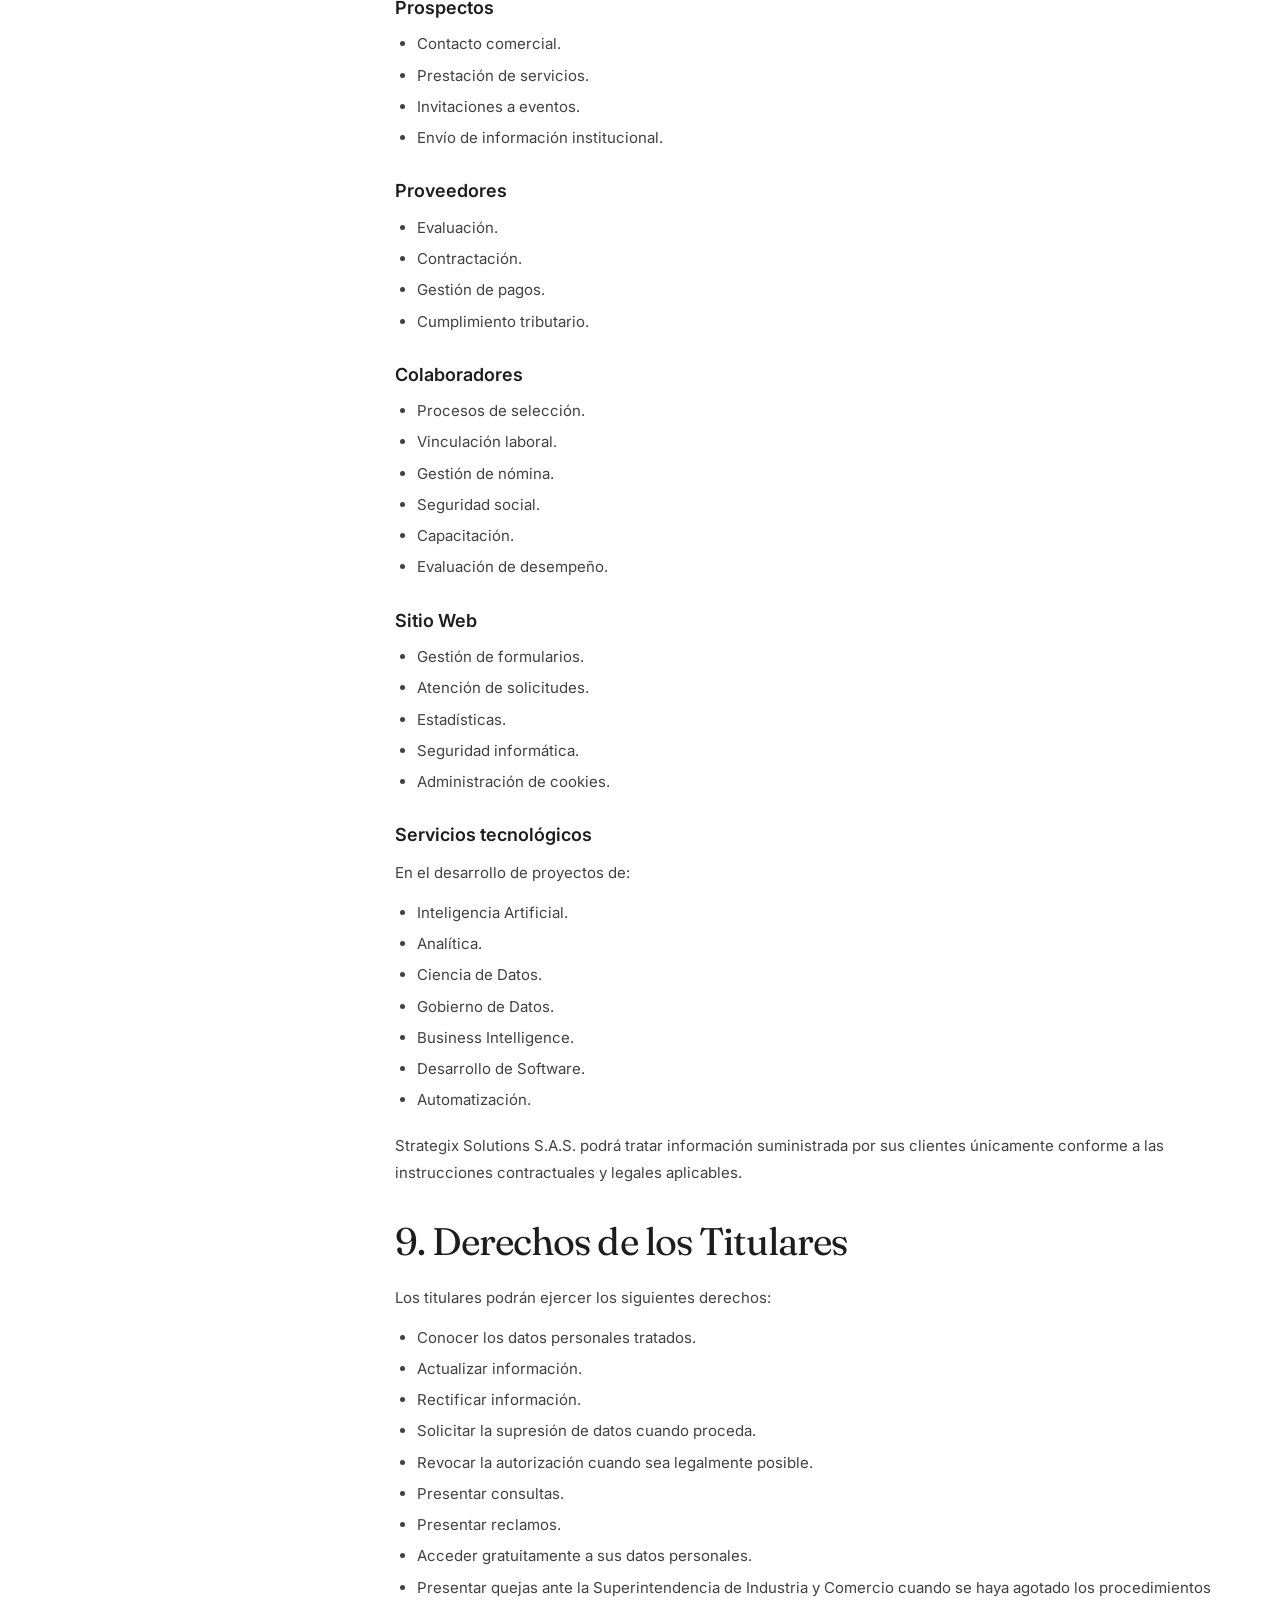
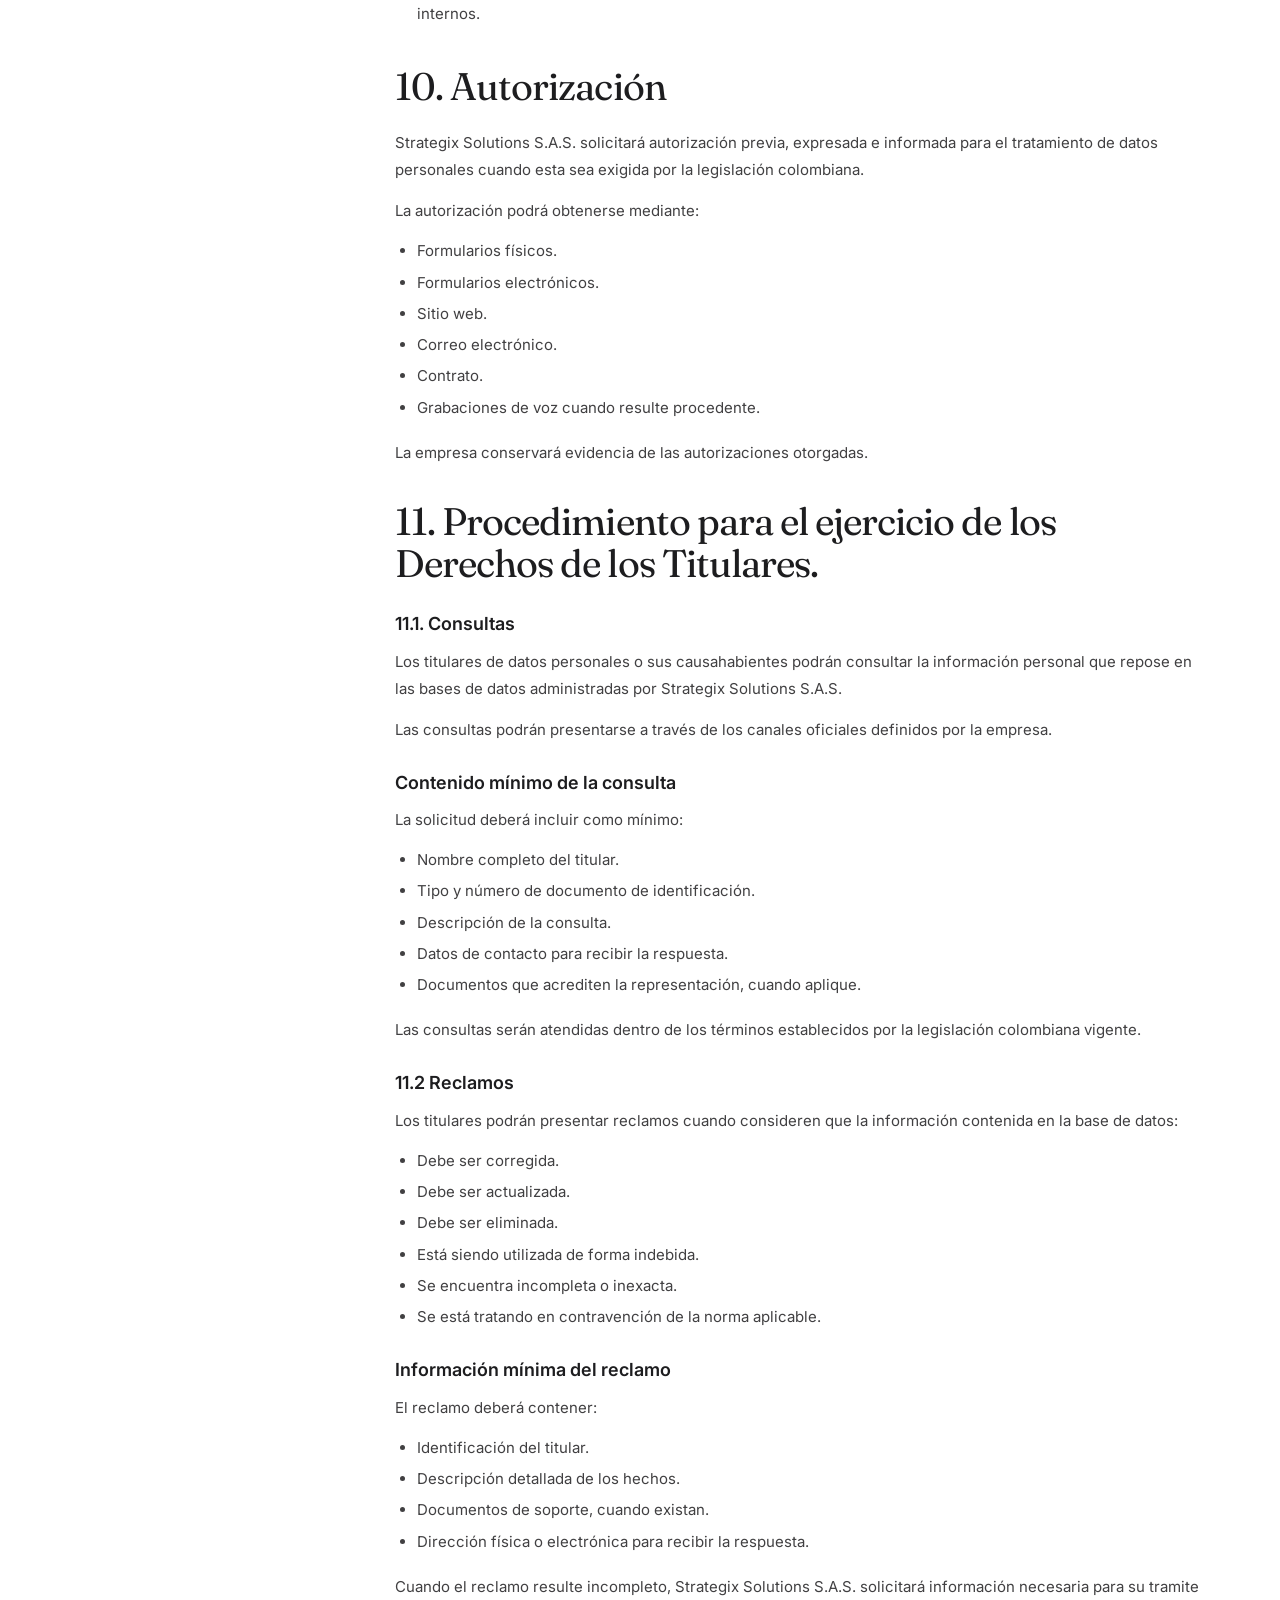
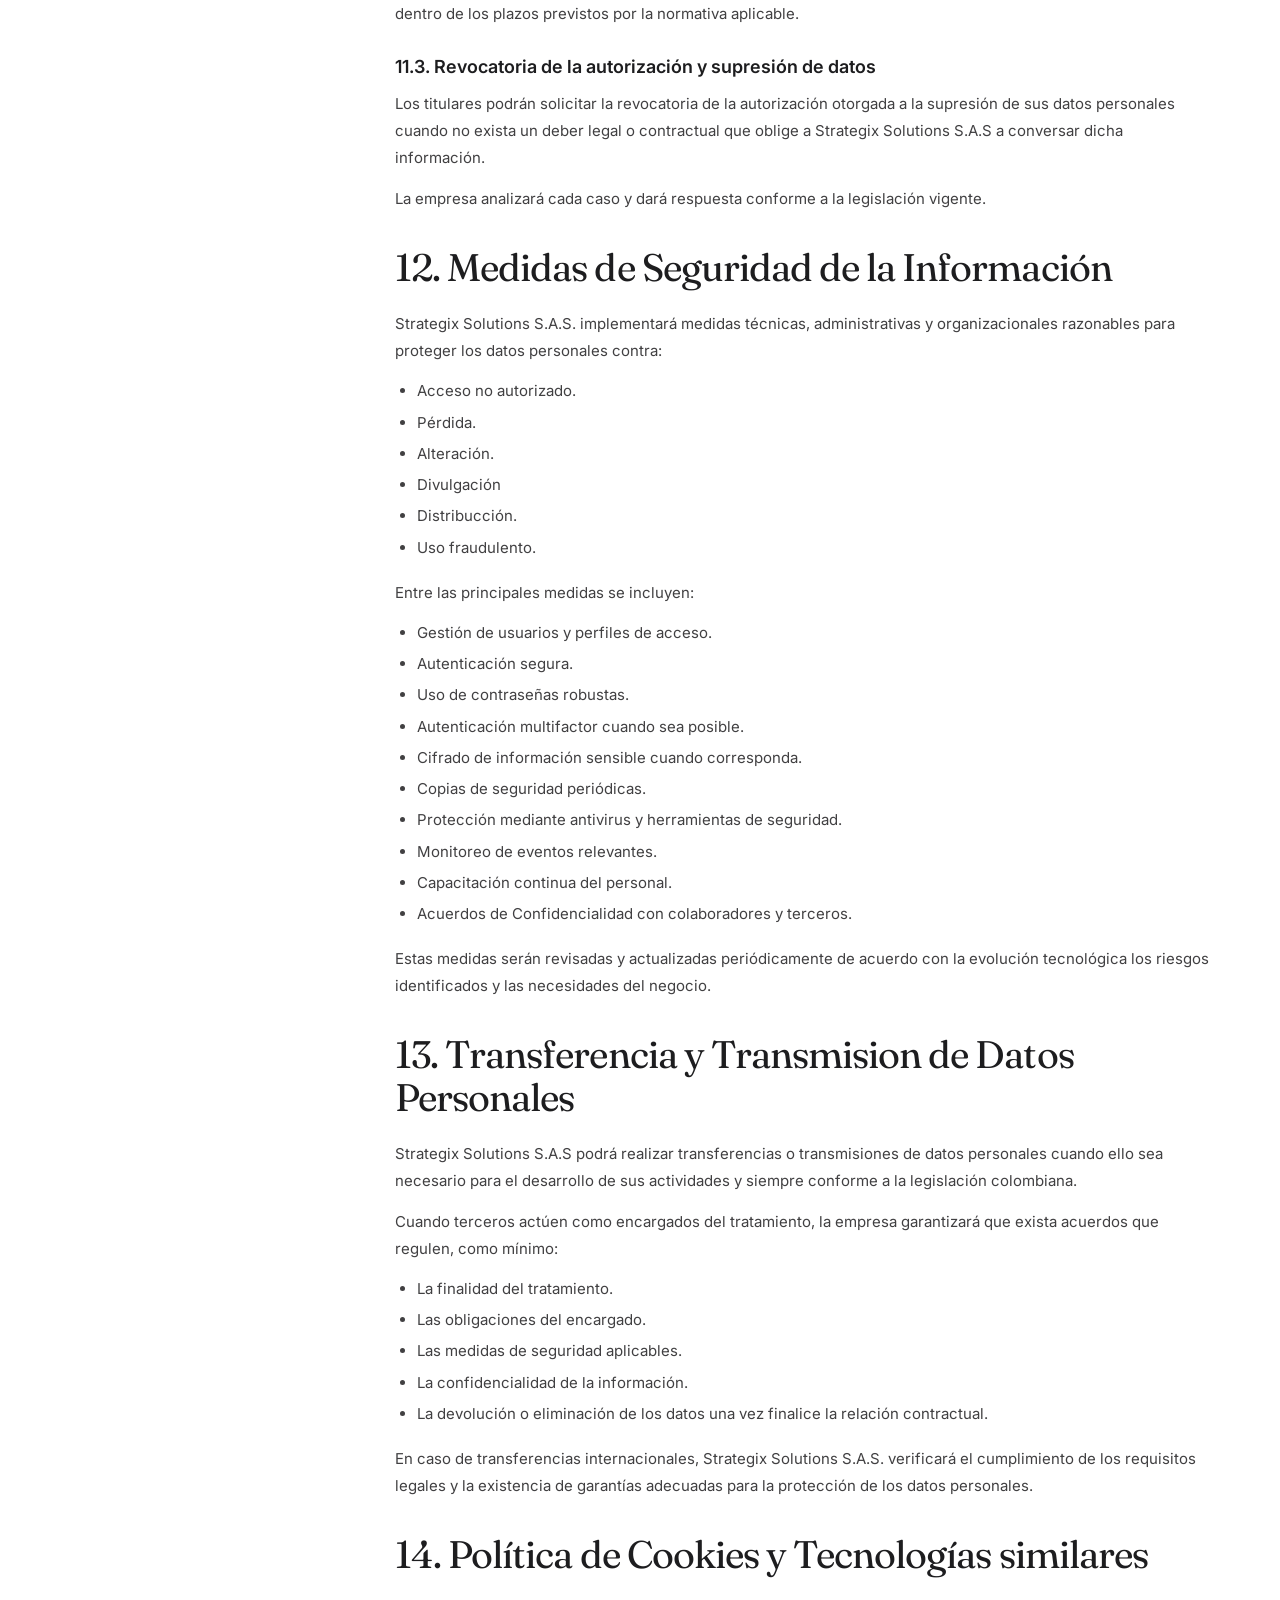
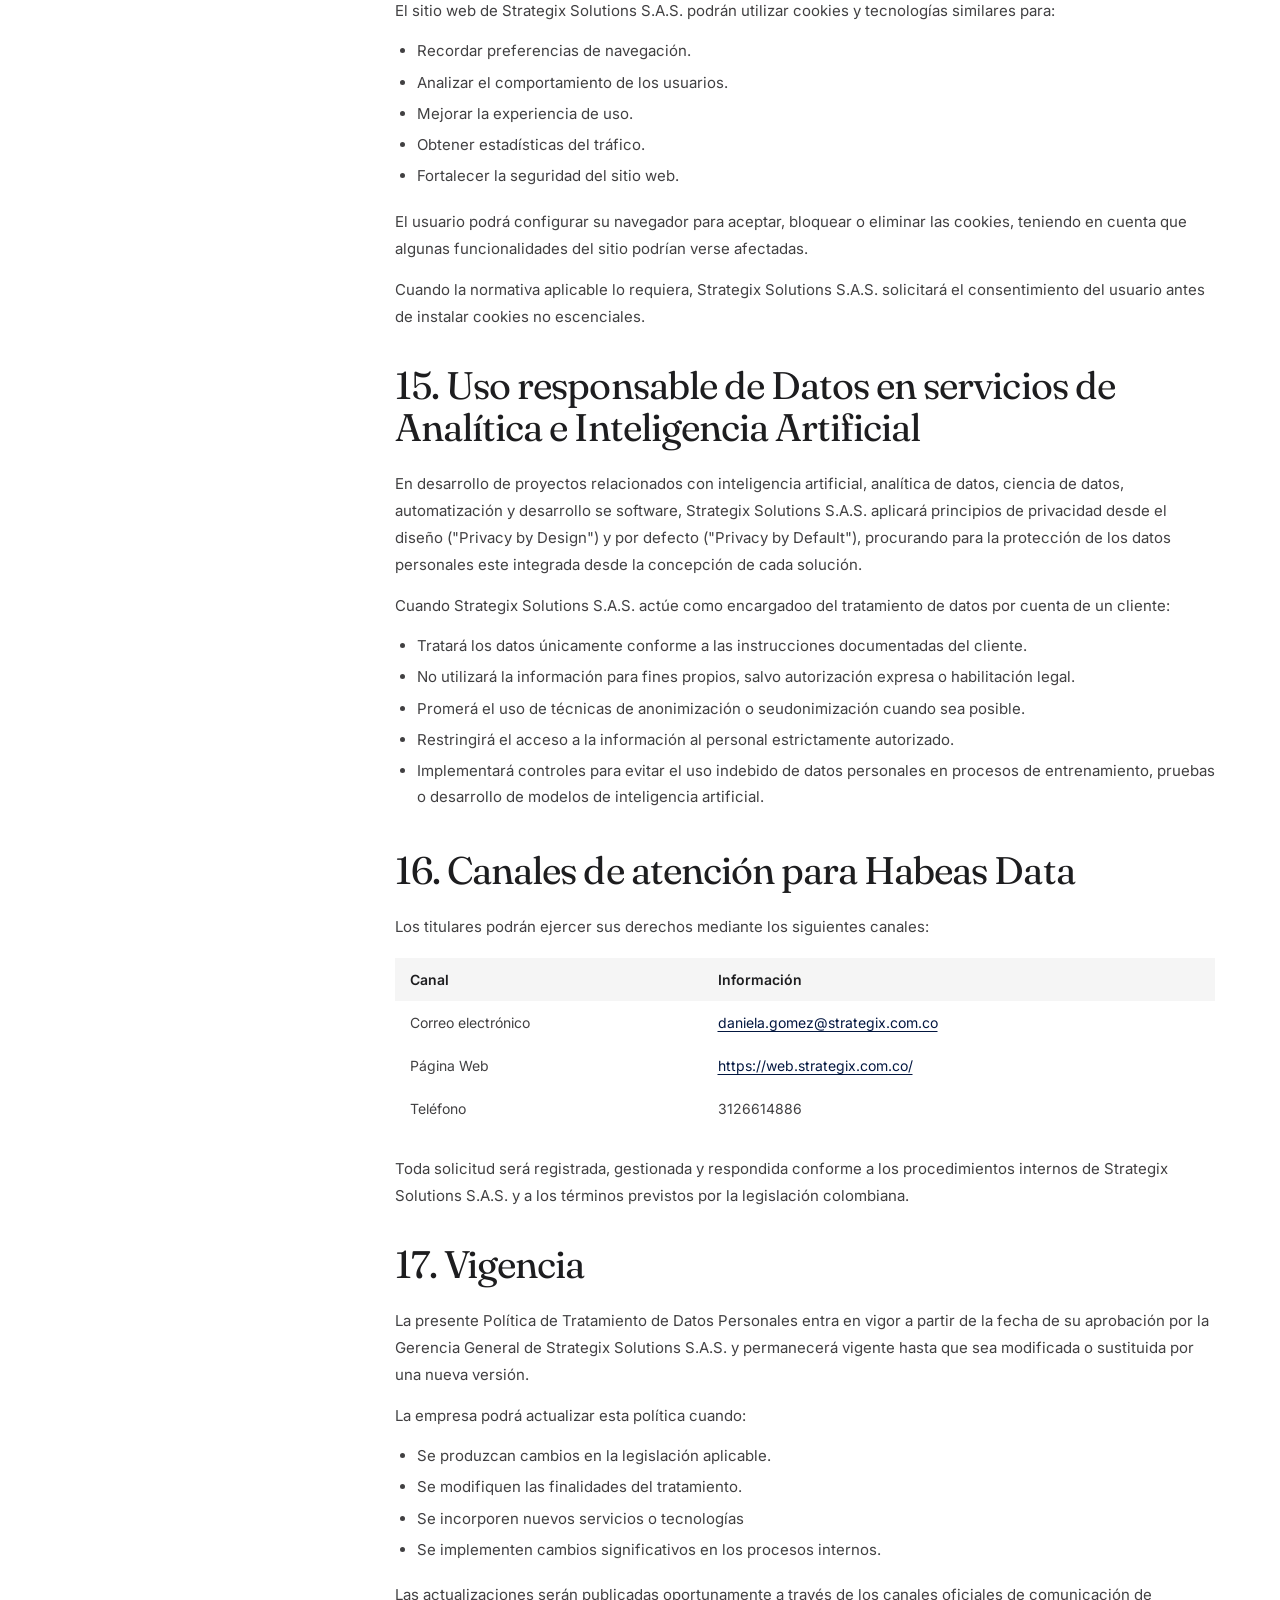
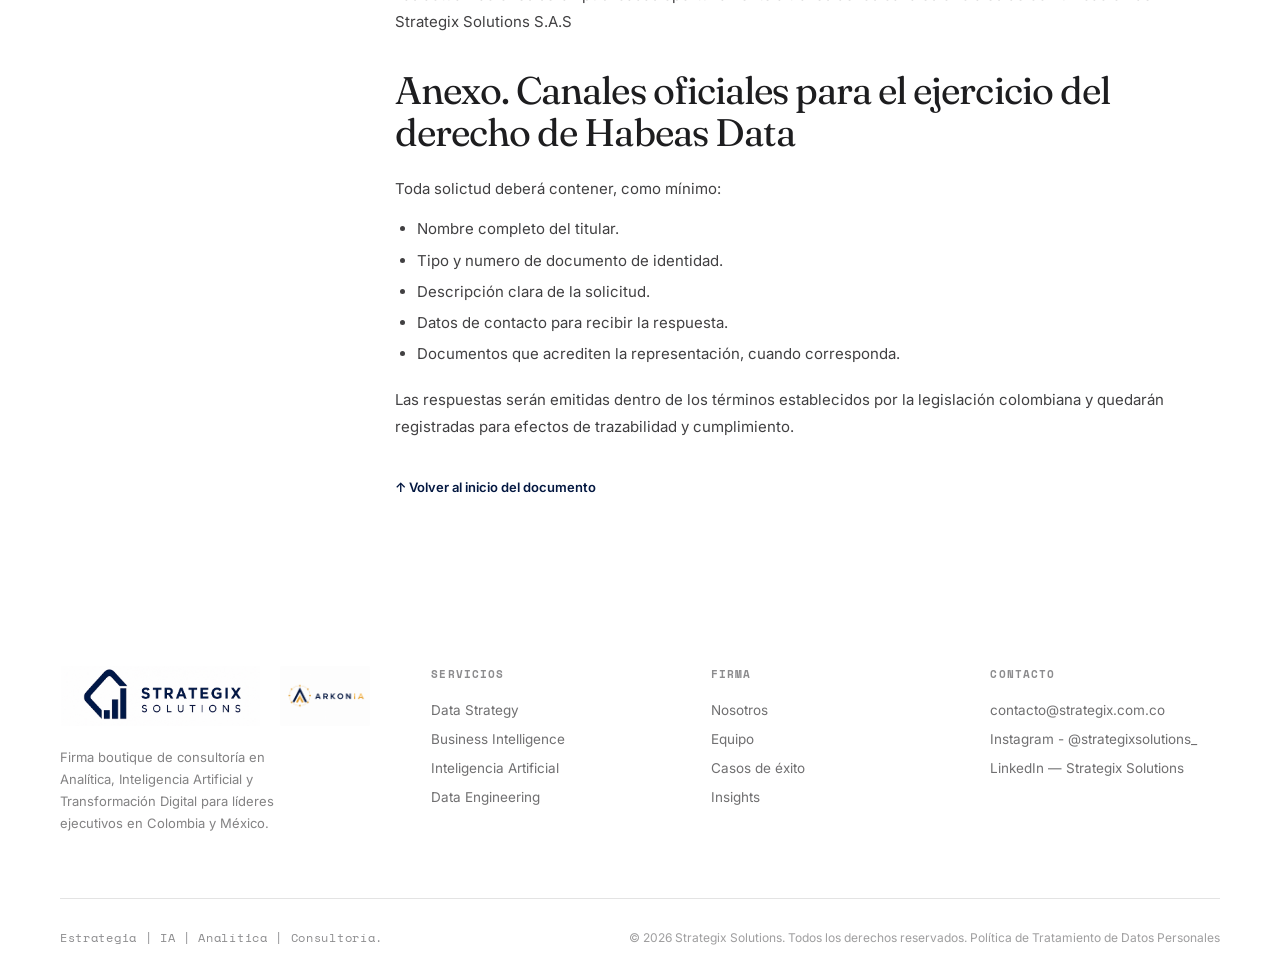
<file: politica-tratamiento-datos.html>
<!DOCTYPE html>
<html lang="es">
    <head>
        <meta charset="UTF-8">
        <meta name="viewport" content="width=device-width, initial-scale=1.0">
        <meta name="description" content="Política de Tratamiento de Datos Personales de Strategix Solutions S.A.S.">
        <title>Política de Tratamiento de Datos Personales | Strategix Solutions</title>

        <!-- Tipografías utilizadas por el sitio prinicipal-->
         <link rel="preconnect" href="https://fonts.googleapis.com">
         <link rel="preconnect" href="https://fonts.gstatic.com" crossorigin>
         <link rel="icon" href="images/LOGO/LOGO_AZUL_64x64.ico" type="image/x-icon">
         <link href="https://fonts.googleapis.com/css2?family=Fraunces:opsz,wght@9..144,400;9..144,500&family=Inter:wght@400;500;600;700&family=Space+Mono&display=swap" rel="stylesheet">

         <link rel="stylesheet" href="styles_tratamiento.css">
    </head>
    <body>
        <!-- ================= HEADER ================= -->
        <header id="siteHeader">
            <div class="wrap">
                <a href="index.html" class="logo-mark">
                    <img src="images/LOGO/LOGO_BLANCO.png" alt="Logo">
                </a>

                <nav id="mainNav" aria-label="Navegación principal">
                    <a href="index.html#servicios">Servicios</a>
                    <a href="index.html#sectores">Industrias</a>
                    <a href="index.html#casos">Casos</a>
                    <a href="index.html#insights">Insights</a>
                    <a href="index.html#equipo">Equipo</a>
                </nav>

                <div class="header-actions">
                    <a href="https://wa.me/5215626000648" class="btn btn-ghost">Contacto</a>
                    <a href="mailto:contacto@strategix.com.co" class="btn btn-primary">Agendar conversación</a>
                    <button class="menu-toggle" type="button" aria-label="Abrir menú" aria-controls="mainNav" aria-expanded="false">
                        <span></span><span></span><span></span>
                    </button>
                </div>
            </div>
        </header>

        <main class="policy-page">

            <!-- ================= HERO ================= -->
            <section class="policy-hero">
                <div class="wrap">
                    <div class="eyebrow">Documento corporativo</div>
                    <h1>Política de Tratamiento de Datos Personales</h1>

                    <div class="policy-meta">
                        <span>Código: STR-POL-001</span>
                        <span>Versión: 1.0</span>
                        <span>Vigencia: A partir de su aprobación</span>
                        <span>Responsable: Stretgix Solutions S.A.S</span>
                    </div>
                </div>
            </section>

            <div class="wrap">
                <div class="policy-layout">
                    
                    <!-- ================= INDICE ================= -->
                    <aside class="policy-toc" aria-label="Tabla de contenido">
                        <div class="policy-toc-title">Contenido</div>
                        <a href="#objetivo">1. Objetivo</a>
                        <a href="#alcance">2. Alcance</a>
                        <a href="#responsable">3. Responsable</a>
                        <a href="#marco">4. Marco</a>
                        <a href="#definiciones">5. Definiciones</a>
                        <a href="#principios">6. Principios</a>
                        <a href="#datos">7. Datos Personales Tratados</a>
                        <a href="#finalidades">8. Finalidades</a>
                        <a href="#derechos">9. Derechos</a>
                        <a href="#autorizacionn">10. Autorización</a>
                        <a href="#procedimiento">11. Procedimiento</a>
                        <a href="#seguridad">12. Seguridad</a>
                        <a href="#transferencia">13. Transferencia y Transmisión</a>
                        <a href="#cookies">14. Cookies</a>
                        <a href="#ia">15. Analítica e IA</a>
                        <a href="#canales">16. Canales de atención</a>
                        <a href="#vigencia">17. Vigencia</a>
                        <a href="#anexo">Anexo</a>
                    </aside>

                    <!-- ================= CONTENIDO ================= -->
                    <article class="policy-content">
                        
                        <section class="policy-section" id="objetivo">
                            <h2>1. Objetivo</h2>
                            <p>La presente Política de Tratamiento de Datos Personales tiene como finalidad establecer los criterios bajo los cuales
                                Strategix Solutions S.A.S realizará el tratamiento de los datos personales que recolecta, almacena, utiliza, trasmite, 
                                comparte y elimina, garantizando el respeto por los derechos titulares y el cumplimiento de la legislación colombiana
                                en materia de protección de datos personales.
                            </p>
                            <p>Esta politica constituye el marco de referencia para el tratamiento de datos personales realizado por Strategix Solutions S.A.S
                                en desarrollo de sus actividades comerciales, adminstrativas, tecnológicas y de consultoría.
                            </p>
                        </section>

                        <section class="policy-section" id="alcance">
                            <h2>2. Alcance</h2>
                            <p>La presente política aplica a todos los datos personales tratados por Strategix Solutions S.A.S, independientemente del medio en que
                                sean almacenados, incluyendo información física y digital.
                            </p>
                            <p>Aplica a:</p>
                            <ul>
                                <li>Clientes.</li>
                                <li>Clientes potenciales.</li>
                                <li>Usuarios del sitio web.</li>
                                <li>Colaboradores.</li>
                                <li>Aspirantes a empleo.</li>
                                <li>Contratistas.</li>
                                <li>Proveedores.</li>
                                <li>Aliados estratégicos.</li>
                                <li>Visitantes.</li>
                                <li>Cualquier otra persona natural cuyos datos sean tratados por la organización.</li>
                            </ul>
                        </section>

                        <section class="policy-section" id="responsable">
                            <h2>3. Identificación del responsable del Tratamiento</h2>
                            <table class="policy-table">
                                <tbody>
                                    <tr><th>Razón Social</th><td>Strategix Solutions S.A.S</td></tr>
                                    <tr><th>NIT</th><td>901965776</td></tr>
                                    <tr><th>Ciudad</th><td>Medellín, Colombia</td></tr>
                                    <!--<tr><th>Dirección</th><td>Pendiente</td></tr>-->
                                    <tr><th>Teléfono</th><td>3126614886</td></tr>
                                    <tr><th>Correo electrónico</th><td><a href="mailto:daniela.gomez@strategix.com.co">daniela.gomez@strategix.com.co</a></td></tr>
                                    <tr><th>Página Web</th><td><a href="https://web.strategix.com.co/" target="_blank" rel="noopener">https://web.strategix.com.co/</a></td></tr>
                                </tbody>
                            </table>
                        </section>

                        <section class="policy-section" id="marco">
                            <h2>4. Marco Normativo</h2>
                            <p>La presente política se fundamenta en las siguientes disposiciones:</p>
                            <ul>
                                <li>Constitución Politica de Colombia</li>
                                <li>Ley 1581 de 2012.</li>
                                <li>Decreto 1377 de 2013.</li>
                                <li>Decreto 1074 de 2015.</li>
                                <li>Ley 1266 de 2008, cuando resulte aplicable.</li>
                                <li>Circular Única de la Superintendencia de Industria y Comercio.</li>
                                <li>Demas normas que las modifiquen, adicionen o sustituyan.</li>
                            </ul>
                        </section>

                        <section class="policy-section" id="definiciones">
                            <h2>5. Definiciones</h2>
                            <p>Para efectos de esta política se adopta las siguientes definiciones:</p>
                            <ul>
                                <li>Autorizacion.</li>
                                <li>Bases de datos.</li>
                                <li>Dato Personal</li>
                                <li>Dato Público.</li>
                                <li>Dato Privado.</li>
                                <li>Dato Semiprivado.</li>
                                <li>Dato Sensible.</li>
                                <li>Encargado del tratamiento.</li>
                                <li>Responsable del Tratamiento.</li>
                                <li>Titular.</li>
                                <li>Tratamiento.</li>
                                <li>Transferencia.</li>
                                <li>Transmisión.</li>
                                <li>Habeas Data.</li>
                            </ul>
                            <p>Las definiciones tendrán el alcance previsto en la legislación colombiana vigente.</p>
                        </section>

                        <section class="policy-section" id="principios">
                            <h2>6. Principios</h2>
                            <p>Strategix Solutions S.A.S. desarrollará el tratamiento de datos personales conforme a los siguientes principios:</p>
                            <ul>
                                <li>Legalidad.</li>
                                <li>Finalidad.</li>
                                <li>Libertad.</li>
                                <li>Veracidad.</li>
                                <li>Transparencia.</li>
                                <li>Acceso y circulación restringida.</li>
                                <li>Seguridad.</li>
                                <li>Confidencialidad.</li>
                                <li>Responsabilidad demostrada.</li>
                            </ul>
                        </section>

                        <section class="policy-section" id="datos">
                            <h2>7. Datos Personales Tratados</h2>
                            <p>Dependiendo de la relación existente con el titular, Strategix Solutions S.A.S. podrá tratar, entre otros, los siguientes datos:</p>

                            <h3>Datos de identificación</h3>
                            <ul>
                                <li>Nombre.</li>
                                <li>Documento de identidad.</li>
                                <li>Fecha de nacimiento.</li>
                            </ul>

                            <h3>Datos de contacto</h3>
                            <ul>
                                <li>Dirección.</li>
                                <li>Ciudad.</li>
                                <li>Teléfono.</li>
                                <li>Correo electrónico.</li>
                            </ul>

                            <h3>Datos laborales</h3>
                            <ul>
                                <li>Cargo.</li>
                                <li>Empresa.</li>
                                <li>Experiencia profesional</li>
                                <li>Hoja de vida.</li>
                            </ul>

                            <h3>Datos financieros</h3>
                            <ul>
                                <li>Información de facturación.</li>
                                <li>Información tributaria.</li>
                                <li>Datos bancarios cuando resulte necesario</li>
                            </ul>

                            <h3>Datos tecnológicos</h3>
                            <ul>
                                <li>Dirección IP.</li>
                                <li>Cookies.</li>
                                <li>Navegador.</li>
                                <li>Sistema operativo.</li>
                                <li>Regisrtos de acceso.</li>
                            </ul>

                            <h3>Datos contractuales</h3>
                            <ul>
                                <li>Contratos.</li>
                                <li>Órdenes de servicio.</li>
                                <li>Propuestas comerciales.</li>
                                <li>Historial de proyectos.</li>
                            </ul>
                        </section>

                        <section class="policy-section" id="finalidades">
                            <h2>8. Finalidades del Tratamiento</h2>
                            <p>Strategix Solutions S.A.S podrá tratar los datos personales para las siguientes finalidades:</p>

                            <h3>Clientes</h3>
                            <ul>
                                <li>Presentación de servicios.</li>
                                <li>Gestión contractual.</li>
                                <li>Facturación</li>
                                <li>Atención de solicitudes.</li>
                                <li>Soporte técnico.</li>
                                <li>Seguimiento comercial</li>
                                <li>Encuestas de satisfacción</li>
                            </ul>

                            <h3>Prospectos</h3>
                            <ul>
                                <li>Contacto comercial.</li>
                                <li>Prestación de servicios.</li>
                                <li>Invitaciones a eventos.</li>
                                <li>Envío de información institucional.</li>
                            </ul>

                            <h3>Proveedores</h3>
                            <ul>
                                <li>Evaluación.</li>
                                <li>Contractación.</li>
                                <li>Gestión de pagos.</li>
                                <li>Cumplimiento tributario.</li>
                            </ul>

                            <h3>Colaboradores</h3>
                            <ul>
                                <li>Procesos de selección.</li>
                                <li>Vinculación laboral.</li>
                                <li>Gestión de nómina.</li>
                                <li>Seguridad social.</li>
                                <li>Capacitación.</li>
                                <li>Evaluación de desempeño.</li>
                            </ul>

                            <h3>Sitio Web</h3>
                            <ul>
                                <li>Gestión de formularios.</li>
                                <li>Atención de solicitudes.</li>
                                <li>Estadísticas.</li>
                                <li>Seguridad informática.</li>
                                <li>Administración de cookies.</li>
                            </ul>

                            <h3>Servicios tecnológicos</h3>
                            <p>En el desarrollo de proyectos de:</p>
                            <ul>
                                <li>Inteligencia Artificial.</li>
                                <li>Analítica.</li>
                                <li>Ciencia de Datos.</li>
                                <li>Gobierno de Datos.</li>
                                <li>Business Intelligence.</li>
                                <li>Desarrollo de Software.</li>
                                <li>Automatización.</li>
                            </ul>
                            <p>Strategix Solutions S.A.S. podrá tratar información suministrada por sus clientes únicamente conforme
                                a las instrucciones contractuales y legales aplicables.
                            </p>
                        </section>

                        <section class="policy-section" id="derechos">
                            <h2>9. Derechos de los Titulares</h2>
                            <p>Los titulares podrán ejercer los siguientes derechos:</p>
                            <ul>
                                <li>Conocer los datos personales tratados.</li>
                                <li>Actualizar información.</li>
                                <li>Rectificar información.</li>
                                <li>Solicitar la supresión de datos cuando proceda.</li>
                                <li>Revocar la autorización cuando sea legalmente posible.</li>
                                <li>Presentar consultas.</li>
                                <li>Presentar reclamos.</li>
                                <li>Acceder gratuitamente a sus datos personales.</li>
                                <li>Presentar quejas ante la Superintendencia de Industria y Comercio cuando se haya agotado los procedimientos internos.</li>
                            </ul>
                        </section>

                        <section class="policy-section" id="autorizacion">
                            <h2>10. Autorización</h2>
                            <p>Strategix Solutions S.A.S. solicitará autorización previa, expresada e informada para el tratamiento de datos personales
                                cuando esta sea exigida por la legislación colombiana.
                            </p>
                            <p>La autorización podrá obtenerse mediante:</p>
                            <ul>
                                <li>Formularios físicos.</li>
                                <li>Formularios electrónicos.</li>
                                <li>Sitio web.</li>
                                <li>Correo electrónico.</li>
                                <li>Contrato.</li>
                                <li>Grabaciones de voz cuando resulte procedente.</li>
                            </ul>
                            <p>La empresa conservará evidencia de las autorizaciones otorgadas.</p>
                        </section>

                        <section class="policy-section" id="procedimiento">
                            <h2>11. Procedimiento para el ejercicio de los Derechos de los Titulares.</h2>

                            <h3>11.1. Consultas</h3>
                            <p>Los titulares de datos personales o sus causahabientes podrán consultar la información personal que repose
                                en las bases de datos administradas por Strategix Solutions S.A.S.
                            </p>
                            <P>Las consultas podrán presentarse a través de los canales oficiales definidos por la empresa.</P>

                            <h3>Contenido mínimo de la consulta</h3>
                            <p>La solicitud deberá incluir como mínimo:</p>
                            <ul>
                                <li>Nombre completo del titular.</li>
                                <li>Tipo y número de documento de identificación.</li>
                                <li>Descripción de la consulta.</li>
                                <li>Datos de contacto para recibir la respuesta.</li>
                                <li>Documentos que acrediten la representación, cuando aplique.</li>
                            </ul>
                            <p>Las consultas serán atendidas dentro de los términos establecidos por la legislación colombiana vigente.</p>

                            <h3>11.2 Reclamos</h3>
                            <p>Los titulares podrán presentar reclamos cuando consideren que la información contenida en la base de datos:</p>
                            <ul>
                                <li>Debe ser corregida.</li>
                                <li>Debe ser actualizada.</li>
                                <li>Debe ser eliminada.</li>
                                <li>Está siendo utilizada de forma indebida.</li>
                                <li>Se encuentra incompleta o inexacta.</li>
                                <li>Se está tratando en contravención de la norma aplicable.</li>
                            </ul>

                            <h3>Información mínima del reclamo</h3>
                            <p>El reclamo deberá contener:</p>
                            <ul>
                                <li>Identificación del titular.</li>
                                <li>Descripción detallada de los hechos.</li>
                                <li>Documentos de soporte, cuando existan.</li>
                                <li>Dirección física o electrónica para recibir la respuesta.</li>
                            </ul>
                            <p>Cuando el reclamo resulte incompleto, Strategix Solutions S.A.S. solicitará información necesaria para su tramite dentro de los
                                plazos previstos por la normativa aplicable.
                            </p>

                            <h3>11.3. Revocatoria de la autorización y supresión de datos</h3>
                            <p>Los titulares podrán solicitar la revocatoria de la autorización otorgada a la supresión de sus datos personales cuando no exista un
                                deber legal o contractual que oblige a Strategix Solutions S.A.S a conversar dicha información.
                            </p>
                            <p>La empresa analizará cada caso y dará respuesta conforme a la legislación vigente.</p>
                        </section>

                        <section class="policy-section" id="seguridad">
                            <h2>12. Medidas de Seguridad de la Información</h2>
                            <p>Strategix Solutions S.A.S. implementará medidas técnicas, administrativas y organizacionales razonables para proteger
                                los datos personales contra:
                            </p>
                            <ul>
                                <li>Acceso no autorizado.</li>
                                <li>Pérdida.</li>
                                <li>Alteración.</li>
                                <li>Divulgación</li>
                                <li>Distribucción.</li>
                                <li>Uso fraudulento.</li>
                            </ul>

                            <p>Entre las principales medidas se incluyen:</p>
                            <ul>
                                <li>Gestión de usuarios y perfiles de acceso.</li>
                                <li>Autenticación segura.</li>
                                <li>Uso de contraseñas robustas.</li>
                                <li>Autenticación multifactor cuando sea posible.</li>
                                <li>Cifrado de información sensible cuando corresponda.</li>
                                <li>Copias de seguridad periódicas.</li>
                                <li>Protección mediante antivirus y herramientas de seguridad.</li>
                                <li>Monitoreo de eventos relevantes.</li>
                                <li>Capacitación continua del personal.</li>
                                <li>Acuerdos de Confidencialidad con colaboradores y terceros.</li>
                            </ul>
                            <p>Estas medidas serán revisadas y actualizadas periódicamente de acuerdo con la evolución tecnológica los riesgos identificados
                                y las necesidades del negocio.
                            </p>
                        </section>

                        <section class="policy-section" id="transferencia">
                            <h2>13. Transferencia y Transmision de Datos Personales</h2>
                            <p>Strategix Solutions S.A.S podrá realizar transferencias o transmisiones de datos personales cuando ello sea necesario
                                para el desarrollo de sus actividades y siempre conforme a la legislación colombiana.
                            </p>
                            <p>Cuando terceros actúen como encargados del tratamiento, la empresa garantizará que exista acuerdos que regulen, como mínimo:</p>
                            <ul>
                                <li>La finalidad del tratamiento.</li>
                                <li>Las obligaciones del encargado.</li>
                                <li>Las medidas de seguridad aplicables.</li>
                                <li>La confidencialidad de la información.</li>
                                <li>La devolución o eliminación de los datos una vez finalice la relación contractual.</li>
                            </ul>
                            <p>En caso de transferencias internacionales, Strategix Solutions S.A.S. verificará el cumplimiento de los requisitos legales
                                y la existencia de garantías adecuadas para la protección de los datos personales.
                            </p>
                        </section>

                        <section class="policy-section" id="cookies">
                            <h2>14. Política de Cookies y Tecnologías similares</h2>
                            <p>El sitio web de Strategix Solutions S.A.S. podrán utilizar cookies y tecnologías similares para:</p>
                            <ul>
                                <li>Recordar preferencias de navegación.</li>
                                <li>Analizar el comportamiento de los usuarios.</li>
                                <li>Mejorar la experiencia de uso.</li>
                                <li>Obtener estadísticas del tráfico.</li>
                                <li>Fortalecer la seguridad del sitio web.</li>
                            </ul>

                            <p>El usuario podrá configurar su navegador para aceptar, bloquear o eliminar las cookies, teniendo en cuenta que algunas
                                funcionalidades del sitio podrían verse afectadas.
                            </p>
                            <p>Cuando la normativa aplicable lo requiera, Strategix Solutions S.A.S. solicitará el consentimiento del usuario antes
                                de instalar cookies no escenciales.
                            </p>
                        </section>

                        <section class="policy-section" id="ia">
                            <h2>15. Uso responsable de Datos en servicios de Analítica e Inteligencia Artificial</h2>
                            <p>En desarrollo de proyectos relacionados con inteligencia artificial, analítica de datos, ciencia de datos,
                                automatización y desarrollo se software, Strategix Solutions S.A.S. aplicará principios de privacidad desde
                                el diseño ("Privacy by Design") y por defecto ("Privacy by Default"), procurando para la protección de los
                                datos personales este integrada desde la concepción de cada solución.
                            </p>

                            <p>Cuando Strategix Solutions S.A.S. actúe como encargadoo del tratamiento de datos por cuenta de un cliente:</p>
                            <ul>
                                <li>Tratará los datos únicamente conforme a las instrucciones documentadas del cliente.</li>
                                <li>No utilizará la información para fines propios, salvo autorización expresa o habilitación legal.</li>
                                <li>Promerá el uso de técnicas de anonimización o seudonimización cuando sea posible.</li>
                                <li>Restringirá el acceso a la información al personal estrictamente autorizado.</li>
                                <li>Implementará controles para evitar el uso indebido de datos personales en procesos de entrenamiento,
                                    pruebas o desarrollo de modelos de inteligencia artificial.
                                </li>
                            </ul>
                        </section>

                        <section class="policy-section" id="canales">
                            <h2>16. Canales de atención para Habeas Data</h2>
                            <p>Los titulares podrán ejercer sus derechos mediante los siguientes canales:</p>

                            <table class="policy-table">
                                <thead>
                                    <tr>
                                        <th>Canal</th>
                                        <th>Información</th>
                                    </tr>
                                </thead>
                                <tbody>
                                    <tr>
                                        <td>Correo electrónico</td>
                                        <td><a href="mailto:daniela.gomez@strategix.com.co">daniela.gomez@strategix.com.co</a></td>
                                    </tr>
                                    <tr>
                                        <td>Página Web</td>
                                        <td><a href="https://web.strategix.com.co/" target="_blank" rel="noopener">https://web.strategix.com.co/</a></td>
                                    </tr>
                                    <tr>
                                        <td>Teléfono</td>
                                        <td>3126614886</td>
                                    </tr>
                                    <!--<tr>
                                        <td>Dirección física</td>
                                        <td>Pendiente</td>
                                    </tr>-->
                                </tbody>
                            </table>
                            
                            <p>Toda solicitud será registrada, gestionada y respondida conforme a los procedimientos internos de Strategix
                                Solutions S.A.S. y a los términos previstos por la legislación colombiana.
                            </p>
                        </section>

                        <section class="policy-section" id="vigencia">
                            <h2>17. Vigencia</h2>
                            <p>La presente Política de Tratamiento de Datos Personales entra en vigor a partir de la fecha de su aprobación por la Gerencia General
                                de Strategix Solutions S.A.S. y permanecerá vigente hasta que sea modificada o sustituida por una nueva versión.
                            </p>
                            <p>La empresa podrá actualizar esta política cuando:</p>
                            <ul>
                                <li>Se produzcan cambios en la legislación aplicable.</li>
                                <li>Se modifiquen las finalidades del tratamiento.</li>
                                <li>Se incorporen nuevos servicios o tecnologías</li>
                                <li>Se implementen cambios significativos en los procesos internos.</li>
                            </ul>
                            <p>Las actualizaciones serán publicadas oportunamente a través de los canales oficiales de comunicación de Strategix Solutions S.A.S</p>
                        </section>

                        <section class="policy-section" id="anexo">
                            <h2>Anexo. Canales oficiales para el ejercicio del derecho de Habeas Data</h2>
                            <p>Toda solictud deberá contener, como mínimo:</p>
                            <ul>
                                <li>Nombre completo del titular.</li>
                                <li>Tipo y numero de documento de identidad.</li>
                                <li>Descripción clara de la solicitud.</li>
                                <li>Datos de contacto para recibir la respuesta.</li>
                                <li>Documentos que acrediten la representación, cuando corresponda.</li>
                            </ul>
                            <p>Las respuestas serán emitidas dentro de los términos establecidos por la legislación colombiana y quedarán registradas
                                para efectos de trazabilidad y cumplimiento.
                            </p>

                           <!-- <div class="approval-box">
                                <h3>APROBACIÓN</h3>
                                <p><strong>STRATEGIX SOLUTIONS S.A.S</strong></p>
                                <p>Nombre: Isabella Gallego Montoya</p>
                                <p>Cargo: Gerente General</p>
                                <p>Documento: Pendiente</p>
                                <p>Firma: ____________________________</p>
                                <p>Fecha Aprobación: __________________________</p>
                            </div>-->

                            <a href="#" class="policy-back">↑ Volver al inicio del documento</a>
                        </section>
                    </article>
                </div>
            </div>
        </main>

        <!-- ================= FOOTER ================= -->
        <footer>
            <div class="wrap">
                <div class="footer-top">
                    <div class="footer-brand">
                        <div class="footer-logos">
                            <img src="images/LOGO/LOGO_BLANCO.png" alt="Strategix Solutions">
                            <a href="https://arkoniastrategicgroup.com/cursos/" target="_blank" rel="noopener noreferrer">
                                <img src="images/LOGO/ARKONIA_BLANCO.png" alt="ArkonIA">
                            </a>
                        </div>
                        <p>
                            Firma boutique de consultoría en Analítica, Inteligencia Artificial y
                            Transformación Digital para líderes ejecutivos en Colombia y México.
                        </p>
                    </div>

                    <div class="footer-col">
                        <h5>Servicios</h5>
                        <a href="index.html#servicios">Data Strategy</a>
                        <a href="index.html#servicios">Business Intelligence</a>
                        <a href="index.html#servicios">Inteligencia Artificial</a>
                        <a href="index.html#servicios">Data Engineering</a>
                    </div>

                    <div class="footer-col">
                        <h5>Firma</h5>
                        <a href="index.html">Nosotros</a>
                        <a href="index.html#equipo">Equipo</a>
                        <a href="index.html#casos">Casos de éxito</a>
                        <a href="index.html#insights">Insights</a>
                    </div>

                    <div class="footer-col">
                        <h5>Contacto</h5>
                        <a href="mailto:contacto@strategix.com.co">contacto@strategix.com.co</a>
                        <a href="https://www.instagram.com/strategixsolutions_?igsh=aDJwcG8yZ2FwNXR6">Instagram - @strategixsolutions_</a>
                        <a href="http://linkedin.com/company/strategixsolutions">LinkedIn — Strategix Solutions</a>
                    </div>
                </div>

                <div class="footer-bottom">
                    <div class="footer-tagline">Estrategia | IA | Analítica | Consultoría.</div>
                    <div class="footer-legal">
                        <span>© 2026 Strategix Solutions. Todos los derechos reservados.</span>
                        <a href="politica-tratamiento-datos.html">
                            Política de Tratamiento de Datos Personales
                        </a>
                    </div>
                </div>
            </div>
        </footer>

        <script>
            const header = document.getElementById('siteHeader');
            const menuToggle = document.querySelector('.menu-toggle');
            const mainNav = document.getElementById('mainNav');

            if (menuToggle && mainNav) {
                menuToggle.addEventListener('click', () => {
                    const isOpen = mainNav.classList.toggle('open');
                    menuToggle.classList.toggle('open', isOpen);
                    menuToggle.setAttribute('aria-expanded', String(isOpen));
                    menuToggle.setAttribute('aria-label', isOpen ? 'Cerrar menú' : 'Abrir menú');
                    document.body.classList.toggle('menu-open', isOpen);
                });
                mainNav.querySelectorAll('a').forEach(link => {
                    link.addEventListener('click', () => {
                        mainNav.classList.remove('open');
                        menuToggle.classList.remove('open');
                        menuToggle.setAttribute('aria-expanded', 'false');
                        menuToggle.setAttribute('aria-label', 'Abrir menú');
                        document.body.classList.remove('menu-open');
                    });
                });
            }

            const io = new IntersectionObserver((entries) => {
                entries.forEach(e => { if(e.isIntersecting){ e.target.classList.add('in'); io.unobserve(e.target); } });
            }, {threshold:0.15});
            document.querySelectorAll('.reveal').forEach(el => io.observe(el));
        </script>

    </body>
</html>
</file>
<file: styles.css>
:root{
    --white: #ffffff;
    --pearl: #f5f5f5;
    --line: #e3e3e3;
    --gray-mid: #8c8c8e;
    --carbon: #414042;
    --ink: #1d1d1f;
    --blue: #031740;
    --blue-hover: #0a2a5c;
    --serif: 'Fraunces', serif;
    --sans: 'Inter', sans-serif;
    --mono: 'Space Mono', monospace;
}

*{
    margin:0;
    padding: 0;
    box-sizing: border-box;
}

html{scroll-behavior: smooth;}

body{
    font-family: var(--sans);
    color: var(--carbon);
    background: var(--white);
    -webkit-font-smoothing: antialiased;
    overflow-x: hidden;
}

a{
    color: inherit;
    text-decoration: none;
}

img{
    max-width: 100%;
    display: block;
}

.wrap{
    max-width: 1240px;
    margin: 0 auto;
    padding: 0 40px;
}

.eyebrow{
    font-family: var(--mono);
    font-size: 11px;
    letter-spacing: 0.18em;
    text-transform: uppercase;
    color: var(--gray-mid);
    display: flex;
    align-items: center;
    gap: 10px;
    margin-bottom: 22px;
}

.eyebrow::before{
    content: '';
    width: 22px;
    height: 1px;
    background: var(--gray-mid);
    display: inline-block;
}

.reveal{
    opacity: 0;
    transform: translateY(28px);
    transition: opacity .8s cubic-bezier(.2,.7,.2,1), transform .8s cubic-bezier(.2,.7,.2,1);
}

.reveal.in{
    opacity: 1;
    transform: translateY(0);
}

@media (prefers-reduced-motion: reduce){
    .reveal{opacity:1; transform: none; transition: none;}
    html{scroll-behavior: auto;}
}

/* ---------- HEADER ---------- */
header{
    position: fixed;
    top: 0;
    left: 0;
    right: 0;
    z-index: 100;
    background: var(--white);
    transition: background .5s ease, padding .5s ease, border-color .5s ease;
    border-bottom: 1px solid;
}

header.solid{
    background: rgba(255, 255, 255, 0.94);
    backdrop-filter: blur(14px);
    border-color: var(--line);
}

header .wrap{
    display: flex;
    align-items: center;
    justify-content: space-between;
    height: 60px;
}

.logo-mark{
    display: flex;
    align-items: center;
    gap: 10px;
    outline: none;
    -webkit-tap-highlight-color: transparent;
    user-select: none;
}

.logo-mark img{
    height: 60px;
    width: auto;
    display: block;
    border-radius: 3px;
    transition: transform .35s ease;
}

.logo-mark:hover img{transform: scale(1.02);}

nav{display: flex; gap: 40px;}

nav a{
    font-size: 13.5px;
    font-weight: 500;
    letter-spacing: 0.01em;
    position: relative;
    padding: 4px 0;
    color: var(--ink);
}

header.solid nav a{color: var(--ink);}

nav a::after{
    content: '';
    position: absolute;
    left: 0;
    bottom: -2px;
    width: 0;
    height: 2px;
    background: currentColor;
    transition: width .35s ease;
}

nav a:hover::after{width: 100%;}

.btn{
    font-family: var(--sans);
    font-weight: 600;
    font-size: 13px;
    letter-spacing: 0.02em;
    padding: 12px 26px;
    border-radius: 9px;
    display: inline-flex;
    align-items: center;
    gap: 8px;
    transition: all .35s ease;
    cursor: pointer;
}

.btn-primary{
    background: var(--blue);
    color: var(--white);
    border: 1px solid var(--blue);
}

.btn-primary:hover{
    background: var(--blue-hover);
    border-color: var(--blue-hover);
    transform: translateY(-1px);
}

.btn-ghost{
    border: 1px solid var(--ink);
    color: var(--ink);
}

/* ---------- BANNER (foto de equipo) ---------- */
.team-banner{
    position: relative;
    width: 100%;
    min-height: 88vh;
    min-height: 88svh;
    display: flex;
    align-items: flex-end;
    overflow: hidden;
    isolation: isolate;
    background: #232325;
}

.team-banner .photo-layer{
    position: absolute;
    inset: 0;
    width: 100%;
    height: 100%;
    max-width: none;
    object-fit: cover;
    object-position: center 20%;
    transform: translateY(25px);
    opacity: 1;
    z-index: -2;
}

.team-banner-content{
    display: block;
    position: absolute;
    left: 300px;
    bottom: 90px;
    z-index: 3;
}

.team-banner .side{
    max-width: none;
    padding: 0;
    background: transparent;
}

.team-banner .side p{
    color: rgba(255, 255, 255, 0.72);
    font-size: 14.5px;
    line-height: 1.45;
    margin-bottom: 8px;
}

.caption-tag{
    position: absolute;
    bottom: 24px;
    right: 40px;
    z-index: 3;
    font-family: var(--mono);
    font-size: 10.5px;
    letter-spacing: 0.08em;
    text-transform: uppercase;
    color: rgba(255, 255, 255, 0.45);
}

/* ---------- SIGNAL DIVIDER ---------- */
.signal-divider{
    width: 100%;
    height: 64px;
    display: block;
}

/* ---------- SECTION SHELL ---------- */
section{padding: 100px 0;}

.alt{background: var(--pearl);}

.section-head{
    display: flex;
    justify-content: space-between;
    align-items: flex-end;
    gap: 40px;
    margin-bottom: 70px;
}

.section-head h2{
    font-family: var(--serif);
    font-weight: 400;
    font-size: clamp(30px,3.2vw,46px);
    color: var(--ink);
    line-height: 1.12;
    max-width: 14ch;
}

.section-head .sub{
    max-width: 340px;
    font-size: 14.5px;
    line-height: 1.65;
    color: var(--carbon);
    opacity: 0.75;
    padding-bottom: 6px;
}

/* ---------- MANIFESTO ---------- */
.manifesto{padding: 50px 0;}

.manifesto blockquote{
    font-family: var(--serif);
    font-weight: 400;
    font-size: clamp(26px,3.4vw,48px);
    line-height: 1.28;
    color: var(--ink);
    max-width: 1000px;
}

.manifesto blockquote strong{
    font-weight: 500;
    font-style: italic;
    color: var(--carbon);
}

.manifesto-foot{
    margin-top: 44px;
    display: flex;
    gap: 60px;
    flex-wrap: wrap;
}

.manifesto-foot div{
    border-left: 2px solid var(--blue);
    padding-left: 16px;
}

.manifesto-foot .num{
    font-family: var(--mono);
    font-size: 26px;
    color: var(--blue);
}

.manifesto-foot .lbl{
    font-size: 12.5px;
    color: var(--carbon);
    opacity: 0.65;
    margin-top: 4px;
}

/* ---------- SERVICIOS ---------- */
.services-grid{
    display: grid;
    grid-template-columns: repeat(3,1fr);
    gap: 1px;
    background: var(--line);
    border: 1px solid var(--line);
}

.services-grid.cols-4{grid-template-columns: repeat(4,1fr);}

@media (max-width:1180px) {
    .services-grid.cols-4{grid-template-columns: repeat(2,1fr);}
}

.service-card{
    background: var(--white);
    padding: 44px 38px;
    min-height: 280px;
    display: flex;
    flex-direction: column;
    justify-content: space-between;
    transition: background .4s ease;
    position: relative;
}

.service-card:hover{background: var(--ink);}

.service-card:hover *{color: var(--white) !important;}

.service-card:hover .service-num{color: rgba(255, 255, 255, 0.5) !important;}

.service-num{
    font-family: var(--mono);
    font-size: 12px;
    color: var(--gray-mid);
    letter-spacing: 0.05em;
}

.service-card h3{
    font-family: var(--serif);
    font-weight: 500;
    font-size: 23px;
    color: var(--ink);
    margin: 26px 0 12px;
}

.service-card p{
    font-size: 13.8px;
    line-height: 1.6;
    color: var(--carbon);
    opacity: 0.78;
}

.service-arrow{
    margin-top: 26px;
    font-size: 18px;
    color: var(--gray-mid);
    transition: transform .35s ease;
}

.service-card:hover .service-arrow{
    transform: translateX(6px);
    color: var(--white);
}

/* ---------- SECTORES ---------- */
.chips{
    display: flex;
    flex-wrap: wrap;
    gap: 14px;
}

.chip{
    font-size: 13.5px;
    font-weight: 500;
    padding: 14px 24px;
    border: 1px solid var(--line);
    border-radius: 8px;
    color: var(--ink);
    transition: all .3s ease;
    cursor: default;
}

.chip:hover{
    border-color: var(--ink);
    background: var(--ink);
    color: var(--white);
}

/* ---------- PRESENCIA REGIONAL ---------- */
.presence{
    background: var(--ink);
    color: var(--white);
}

.presence .wrap{
    display: grid;
    grid-template-columns: 1.2fr 1fr;
    gap: 60px;
    align-items: center;
}

.presence h2{
    font-family: var(--serif);
    font-weight: 400;
    color: var(--white);
    font-size: clamp(28px,3vw,42px);
    line-height: 1.25;
    max-width: 16ch;
}

.presence h2 strong{
    font-weight: 500;
    font-style: italic;
    color: #8fa6d6;
}

.presence-locations{
    display: flex;
    flex-direction: column;
    gap: 1px;
    background: rgba(255, 255, 255, 0.14);
}

.presence-loc{
    background: var(--ink);
    padding: 28px 30px;
    display: flex;
    align-items: center;
    gap: 18px;
}

.presence-dot{
    width: 9px;
    height: 9px;
    border-radius: 50%;
    background: #5c8ae6;
    flex-shrink: 0;
    box-shadow: 0 0 0 5px rgba(92, 138, 230, 0.18);
}

.presence-loc h4{
    font-size: 16.5px;
    font-weight: 600;
    color: var(--white);
    margin-bottom: 3px;
}

.presence-loc p{
    font-size: 12.8px;
    color: rgba(255, 255, 255, 0.55);
}

@media (max-width:980px) {
    .presence{
        grid-template-columns: 1fr;
        gap: 40px;
    }
}

/* ---------- METODOLOGIA ---------- */
.method-list{border-top: 1px solid var(--line);}

.method-row{
    display: grid;
    grid-template-columns: 90px 1fr 1.3fr;
    gap: 36px;
    padding: 38px 0;
    border-bottom: 1px solid var(--line);
    align-items: start;
}

.method-row .m-num{
    font-family: var(--mono);
    font-size: 15px;
    color: var(--blue);
}

.method-row h4{
    font-family: var(--serif);
    font-weight: 500;
    font-size: 21px;
    color: var(--ink);
}

.method-row p{
    font-size: 14px;
    line-height: 1.65;
    color: var(--carbon);
    opacity: 0.78;
}

/* ---------- CASOS ---------- */
.case{
    display: grid;
    grid-template-columns: repeat(3,1fr);
    gap: 30px;
}

.case-card{
    border: 1px solid var(--line);
    padding: 36px 30px 30px;
    transition: transform .4s ease, box-shadow -4s ease;
}

.case-card:hover{
    transform: translateY(-6px);
    box-shadow: 0 24px 50px -20px rgba(0, 0, 0, 0.14);
}

.case-tag{
    font-family: var(--mono);
    font-size: 10.5px;
    letter-spacing: 0.1em;
    text-transform: uppercase;
    color: var(--gray-mid);
    margin-bottom: 20px;
}

.case-stat{
    font-family: var(--serif);
    font-size: 44px;
    color: var(--blue);
    font-weight: 400;
    margin-bottom: 6px;
}

.case-stat span{color: var(--gray-mid);}

.case-card h4{
    font-size: 15px;
    font-weight: 600;
    color: var(--ink);
    margin-bottom: 12px;
    line-height: 1.4;
}

.case-card p{
    font-size: 13.3px;
    line-height: 1.6;
    color: var(--carbon);
    opacity: 0.75;
}

.featured-case{
    border: 1px solid var(--line);
    display: grid;
    grid-template-columns: 1fr 1px 1fr;
}

.fc-main{
    padding: 54px 54px 54px 0;
    grid-column: 1;
}

.fc-main{padding: 54px;}

.fc-divider{background: var(--line);}

.fc-side{
    padding: 54px;
    background: var(--pearl);
}

.fc-tag{
    font-family: var(--mono);
    font-size: 10.5px;
    letter-spacing: 0.1em;
    text-transform: uppercase;
    color: var(--gray-mid);
    margin-bottom: 22px;
}

.fc-main h3{
    font-family: var(--serif);
    font-weight: 500;
    font-size: 27px;
    color: var(--ink);
    line-height: 1.3;
    margin-bottom: 26px;
    max-width: 22ch;
}

.fc-stat{
    display: flex;
    align-items: baseline;
    gap: 14px;
    margin-bottom: 20px;
    flex-wrap: wrap;
}

.fc-stat .fig{
    font-family: var(--serif);
    font-size: 50px;
    color: var(--blue);
    line-height: 1;
}

.fc-stat .fig-label{
    font-size: 13.5px;
    color: var(--carbon);
    opacity: 0.75;
    line-height: 1.5;
    max-width: 22ch;
}

.fc-main p.fc-desc{
    font-size: 14px;
    line-height: 1.7;
    color: var(--carbon);
    opacity: 0.8;
    max-width: 40ch;
}

.fc-side h5{
    font-family: var(--mono);
    font-size: 11px;
    letter-spacing: 0.1em;
    text-transform: uppercase;
    color: var(--gray-mid);
    margin-bottom: 22px;
}

.fc-side ul{
    list-style: none;
    display: flex;
    flex-direction: column;
    gap: 16px;
}

.fc-side li{
    display: flex;
    gap: 12px;
    font-size: 13.8px;
    line-height: 1.55;
    color: var(--ink);
}

.fc-side li::before{
    content: '';
    width: 7px;
    height: 7px;
    border-radius: 50%;
    background: var(--blue);
    flex-shrink: 0;
    margin-top: 6px;
}

@media (max-width:900px) {
    .featured-case{grid-template-columns: 1fr;}
    .fc-divider{height: 1px;}
}

/* ---------- INSIGHTS ---------- */
.insights{
    display: grid;
    grid-template-columns: repeat(3,1fr);
    gap: 44px;
}

.insight-card a{display: block;}

.insight-thumb{
    aspect-ratio: 4/2.8;
    background: linear-gradient(135deg, #d9d9db, #b9b9bc);
    position: relative;
    overflow: hidden;
    margin-bottom: 22px;
}

.insight-thumb::after{
    content: '';
    position: absolute;
    inset: 0;
    background: repeating-linear-gradient(1000deg, transparent, transparent 26px rgba(0,0,0,0.45) 27px);
}

.insight-thumb img{
    width: 100%;
    height: 100%;
    object-fit: cover;
    filter: grayscale(100%) contrast(1.05);
    transition: transform .5s ease;
}

.insight-cat{
    font-family: var(--mono);
    font-size: 10.5px;
    letter-spacing: 0.1em;
    text-transform: uppercase;
    color: var(--gray-mid);
    margin-bottom: 10px;
}

.insight-card h4{
    font-family: var(--serif);
    font-weight: 500;
    font-size: 19px;
    color: var(--ink);
    line-height: 1.35;
    margin-bottom: 10px;
}

.insight-card p{
    font-size: 13px;
    color: var(--carbon);
    opacity: 0.7;
    line-height: 1.6;
}

/* ---------- CREDENCIAL ---------- */
.credential-strip{
    padding: 70px;
    border-top: 1px solid var(--line);
    border-bottom: 1px solid var(--line);
    text-align: center;
}

.credential-strip p{
    font-family: var(--serif);
    font-size: clamp(18px,2vw,24px);
    line-height: 1.55;
    color: var(--ink);
    max-width: 900px;
    margin: 0 auto;
    font-weight: 400;
}

.credential-strip p strong{
    color: var(--blue);
    font-weight: 500;
}

.credential-mark{
    width: 34px;
    height: 34px;
    border-radius: 50%;
    background: var(--blue);
    color: var(--white);
    display: flex;
    align-items: center;
    justify-content: center;
    margin: 0 auto 22px;
    font-size: 17px;
    font-family: var(--serif);
}

/* ---------- EQUIPO ---------- */
.team-grid{
    display: grid;
    grid-template-columns: repeat(6,1fr);
    gap: 22px;
}

.team-member{text-align: left;}

.team-photo{
    aspect-ratio: 3/4;
    overflow: hidden;
    margin-bottom: 16px;
    background: var(--pearl);
}

.team-photo img{
    width: 100%;
    height: 100%;
    object-fit: cover;
    filter: grayscale(100%) contrast(1.05);
    transition: transform .5s ease;
}

.team-member:hover .team-photo img{transform: scale(1.04);}

.team-member h4{
    font-size: 14px;
    font-weight: 600;
    color: var(--ink);
    margin-bottom: 3px;
}

.team-member p{
    font-size: 12px;
    color: var(--carbon);
    opacity: 0.65;
    line-height: 1.4;
}

@media (max-width:980px) {
    .team-grid{
        grid-template-columns: repeat(3,1fr);
        gap: 20px;
    }
}

@media (max-width:600px) {
    .team-grid{ grid-template-columns: repeat(2,1fr);}
}

/* ---------- CTA FINAL ---------- */
.cta-final{
    background: var(--ink);
    color: var(--white);
    padding: 130px;
    text-align: center;
    position: relative;
    overflow: hidden;
}

.cta-final .wrap{
    position: relative;
    z-index: 2;
}

.cta-final .eyebrow{
    color: rgba(255, 255, 255, 0.5);
    justify-content: center;
}

.cta-final .eyebrow::before{background: rgba(255, 255, 255, 0.5);}

.cta-final h2{
    font-family: var(--serif);
    font-weight: 400;
    font-size: clamp(32px,4vw,58px);
    max-width: 16ch;
    margin: 0 auto 40px;
    line-height: 1.15;
}

.cta-final .btn-primary{
    padding: 16px 38px;
    font-size: 14px;
}

/* ---------- FOOTER ---------- */
footer{
    background:var(--white);
    padding:80px 0 34px;
}

.footer-top{
    display:grid;
    grid-template-columns:1.4fr repeat(3,1fr);
    gap:50px;
    padding-bottom:64px;
    border-bottom:1px solid var(--line);
}

.footer-logos {
    display: flex;
    align-items: center;
    gap: 20px;
}

.footer-logos img {
    height: 60px;
    width: auto;
    border-radius: 3px;
    user-select: none;
}
  
.footer-brand p{
    font-size:13px;
    line-height:1.7;
    color:var(--carbon);
    opacity:0.65;
    margin-top:20px;
    max-width:32ch;
}

.footer-col h5{
    font-family:var(--mono);
    font-size:11px;
    letter-spacing:0.1em;
    text-transform:uppercase;
    color:var(--gray-mid);
    margin-bottom:20px;
}

.footer-col a{
    display:block;
    font-size:13.5px;
    color:var(--carbon);
    opacity:0.75;
    margin-bottom:13px;
    transition:opacity .25s ease, color .25s ease;
}

.footer-col a:hover{
    opacity:1;
    color:var(--blue);
}

.footer-bottom{
    display:flex;
    justify-content:space-between;
    align-items:center;
    padding-top:30px;
    flex-wrap:wrap;
    gap:16px;
}

.footer-tagline{
    font-family:var(--mono);
    font-size:11.5px;
    letter-spacing:0.06em;
    color:var(--gray-mid);
}

.footer-legal{
    font-size:12px;
    color:var(--carbon);
    opacity:0.5;
}

@media (max-width:980px) {
    .wrap{padding: 0 22px;}

    nav{display: none;}

    header .btn-ghost{display: none;}

    .team-banner{
        align-items: flex-start;
        padding-top: 104px;
        padding-bottom: 0;
    }

    .team-banner .wrap{padding-bottom: 44px;}

    .team-banner-content{
        grid-template-columns: 1fr;
        gap: 28px;
    }

    .team-banner h1{
        font-size: clamp(28px,7.8vw,38px);
        line-height: 1.18;
        max-width: 100%;
    }

    .team-banner .side{
        max-width: 100%;
        padding-bottom: 0;
    }

    .team-banner .side p{
        font-size: 14px;
        margin-bottom: 20px;
    }

    .services-grid{grid-template-columns: 1fr;}

    .services-grid.cols-4{grid-template-columns: 1fr;}

    .cases{grid-template-columns: 1fr;}

    .insights{grid-template-columns: 1fr;}

    .section-head{
        flex-direction: column;
        align-items: flex-start;
    }

    .footer-top{grid-template-columns: 1fr 1fr;}

    .method-row{
        grid-template-columns: 1fr;
        gap: 12px;
    }

    .caption-tag{display: none;}

    section{padding: 50px 0;}
}

@media (max-width:480px) {
    header .wrap{gap:10px;}

    .logo-mark img{height:60px;}
    
    .btn-primary{padding:11px 20px;font-size:12.5px;}
}
/* =========================================================
   RESPONSIVE REFINEMENT - Strategix Solutions
   ========================================================= */
.header-actions{
    display:flex;
    align-items:center;
    gap:12px;
    flex-shrink:0
}

/*.team-banner{
    min-height: 49svh;
    transform: translateY(15px);
}

.team-banner .photo-layer {
    object-position: center 35%;
}

.team-banner-content{
    display: block;
    position:absolute;
    left: 200px;
    bottom: 70px;
}*/

.menu-toggle{
    display:none;
    width:42px;
    height:42px;
    padding:9px;
    border:1px solid var(--line);
    border-radius:9px;
    background:var(--white);
    cursor:pointer;
    flex-direction:column;
    justify-content:center;
    gap:5px
}

.menu-toggle span{
    display:block;
    width:100%;
    height:2px;
    background:var(--ink);
    transition:transform .25s ease,opacity .25s ease
}

.menu-toggle.open span:nth-child(1){transform:translateY(7px) rotate(45deg)}

.menu-toggle.open span:nth-child(2){opacity:0}

.menu-toggle.open span:nth-child(3){transform:translateY(-7px) rotate(-45deg)}

html,body{max-width:100%;overflow-x:hidden}

@media (max-width:1180px){
    .wrap{padding-left:28px;padding-right:28px} 
    header .wrap{gap:18px} nav{gap:22px}
    .header-actions .btn{padding-left:18px;padding-right:18px}
    .team-banner h1{font-size:clamp(46px,5vw,62px)}
    .services-grid.cols-4{grid-template-columns:repeat(2,1fr)}
    .presence .wrap{grid-template-columns:1fr 1fr}
    .team-grid{grid-template-columns:repeat(3,1fr)}
}

@media (max-width:900px){
    header .wrap{height:64px}
    .logo-mark img{height:60px}
    nav{display:none}
    .header-actions .btn-ghost{display:none}
    .header-actions .btn-primary{padding:10px 15px;font-size:12px}
    .menu-toggle{display:flex}
    nav.open{
        display:flex;
        position:absolute;
        top:64px;
        left:0;right:0;
        flex-direction:column;
        align-items:stretch;
        gap:0;
        padding:8px 22px 14px;
        background:rgba(255,255,255,.98);
        border-top:1px solid var(--line);
        border-bottom:1px solid var(--line);
        box-shadow:0 14px 30px rgba(0,0,0,.08)
    }
    nav.open a{
        padding:14px 4px;
        font-size:14px;
        border-bottom:1px solid var(--line)
    }
    nav.open a:last-child{border-bottom:0}
    nav.open a::after{display:none}
    body.menu-open{overflow:hidden}
    .team-banner{
        min-height: 49svh;
        transform: translateY(15px);
    }
    .team-banner .photo-layer {
        object-position: center 35%;
    }
    .team-banner .wrap{padding-bottom:58px}
    .team-banner-content{
        display: block;
        position:absolute;
        left: 30px;
        bottom: 20px;
        z-index: 3;
    }
    .team-banner h1{
        font-size:clamp(34px,7vw,52px);
        line-height:1.12;
        max-width:100%
    }
    .team-banner .side{max-width:620px}
    .team-banner .side p{
        font-size:14px;
        line-height:1.55;
        margin-bottom:18px
    }
    section{padding:82px 0}
    .manifesto{padding:96px 0}
    .section-head{margin-bottom:48px;gap:24px}
    .section-head h2{max-width:100%}
    .services-grid,.services-grid.cols-4{grid-template-columns:1fr}
    .service-card{min-height:230px;padding:34px 28px}
    .presence .wrap{grid-template-columns:1fr;gap:40px}
    .presence h2{max-width:22ch}
    .method-row{grid-template-columns:70px 1fr;gap:14px 22px}
    .method-row p{grid-column:2}
    .case{grid-template-columns:1fr}
    .featured-case{grid-template-columns:1fr}
    .fc-main,.fc-side{padding:38px 30px}
    .fc-divider{height:1px}
    .insights{grid-template-columns:1fr 1fr;gap:28px}
    .credential-strip{padding:58px 0}
    .team-grid{grid-template-columns:repeat(3,1fr);gap:20px}
    .cta-final{padding:88px 0}
    .footer-top{grid-template-columns:1fr 1fr;gap:40px 28px}
    .footer-brand{grid-column:1 / -1}
    .footer-logos img{height:60px;width:auto}
}

@media (max-width:600px){
    .wrap{padding-left:18px;padding-right:18px}
    header .wrap{height:60px;gap:8px}
    .logo-mark img{height:60px;max-width:155px;object-fit:contain}
    .header-actions{gap:7px}
    .header-actions .btn-primary{padding:9px 11px;font-size:11px;white-space:nowrap}
    .menu-toggle{width:38px;height:38px;padding:8px}
    nav.open{top:60px;padding-left:18px;padding-right:18px}
    .team-banner{
        min-height: 20svh;
        transform: translateY(30px);
    }
    .team-banner .photo-layer {
        object-position: center 37%;
    }
    .team-banner .wrap{padding-bottom:65px}
    .team-banner-content{
        display: block;
        position:absolute;
        left: 30px;
        bottom: 10px;
    }
    .team-banner h1{font-size:clamp(31px,9vw,42px);line-height:1.12}
    .team-banner .side p{font-size:13.5px}
    .team-banner .btn{width:100%;justify-content:center}
    .team-banner .btn-primary {
        display: inline-flex;
        width: auto;
        max-width: 100%;
        padding: 1px 16px;
        font-size: 11px;
        line-height: 1.2;
        border-radius: 7px;
        margin-top: 12px;
    }
    section{padding:68px 0}
    .manifesto{padding:78px 0}
    .eyebrow{font-size:10px;margin-bottom:17px}
    .section-head{margin-bottom:38px}
    .section-head h2{font-size:clamp(29px,8vw,38px)}
    .section-head .sub{font-size:13.5px;max-width:100%}
    .manifesto blockquote{font-size:clamp(27px,7.5vw,36px);line-height:1.25}
    .service-card{min-height:0;padding:30px 24px}
    .service-card h3{font-size:20px}
    .service-card p{font-size:13px}
    .chips{gap:8px}.chip{font-size:12px;padding:10px 13px}
    .presence .wrap{gap:30px}
    .presence h2{font-size:clamp(28px,7.5vw,36px);max-width:100%}
    .presence-loc{padding:22px 20px;gap:15px}
    .presence-loc h4{font-size:15px}
    .presence-loc p{font-size:12px}
    .method-row{grid-template-columns:1fr;gap:9px;padding:28px 0}
    .method-row p{grid-column:auto;font-size:13px}
    .method-row h4{font-size:20px}
    .fc-main,.fc-side{padding:30px 22px}
    .fc-main h3{font-size:24px}
    .fig{font-size:38px}
    .insights{grid-template-columns:1fr;gap:36px}
    .insight-thumb{margin-bottom:18px}
    .insight-card h4{font-size:19px}
    .credential-strip{padding:48px 0}
    .credential-strip p{font-size:18px}
    .team-grid{grid-template-columns:repeat(2,1fr);gap:24px 14px}
    .team-member h4{font-size:13px}
    .team-member p{font-size:11px}
    .cta-final{padding:72px 0}
    .cta-final h2{font-size:clamp(30px,8vw,40px);max-width:100%;margin-bottom:30px}
    .cta-final .btn-primary{width:100%;justify-content:center;padding:14px 20px}
    footer{padding:58px 0 28px}
    .footer-top{grid-template-columns:1fr;gap:34px}
    .footer-brand{grid-column:auto}
    .footer-logos img{height:60px}
    .footer-brand p{max-width:100%;font-size:12.5px}
    .footer-col a{font-size:13px;margin-bottom:11px}
    .footer-bottom{flex-direction:column;align-items:flex-start;gap:14px;padding-top:24px}
    .footer-legal{line-height:1.6}
}

@media (max-width:380px){
    .logo-mark img{height:60px;max-width:120px}
    .header-actions .btn-primary{font-size:10.5px;padding:8px 9px}
    .menu-toggle{width:36px;height:36px}
    .team-banner h1{font-size:30px}
    .team-grid{gap:22px 10px}
}
</file>
<file: styles_blog.css>
:root{
    --white: #ffffff;
    --pearl: #f5f5f5;
    --line: #e3e3e3;
    --gray-mid: #8c8c8e;
    --carbon: #414042;
    --ink: #1d1d1f;
    --blue: #031740;
    --blue-hover: #0a2a5c;
    --serif: 'Fraunces', serif;
    --sans: 'Inter', sans-serif;
    --mono: 'Space Mono', monospace;
}

*{
    margin: 0;
    padding: 0;
    box-sizing: border-box;
}

html{scroll-behavior: smooth;}

body{
    font-family: var(--sans);
    color: var(--carbon);
    background: var(--white);
    -webkit-font-smoothing: antialiased;
    overflow-x: hidden;
}

a{
    color: inherit;
    text-decoration: none;
}

img{
    max-width: 100%;
    display: block;
}

.wrap{
    max-width: 1240px;
    margin: 0 auto;
    padding: 0 40px;
}

.eyebrow{
    font-family: var(--mono);
    font-size: 11px;
    letter-spacing: 0.18em;
    text-transform: uppercase;
    color: var(--gray-mid);
    display: flex;
    align-items: center;
    gap: 10px;
    margin-bottom: 22px;
}

.eyebrow::before{
    content: '';
    width: 22px;
    height: 1px;
    background: var(--gray-mid);
    display: inline-block;
}

@media (prefers-reduced-motion: reduce) {
    html{scroll-behavior: auto;}
}

/* ---------- HEADER ---------- */
header{
    position: fixed;
    top: 0;
    left: 0;
    right: 0;
    z-index: 100;
    background: var(--white);
    transition: background .5s ease, padding .5s ease, border-color .5s ease;
    border-bottom: 1px solid;
}

header.solid{
    background: rgba(255, 255, 255, 0.94);
    backdrop-filter: blur(14px);
    border-color: var(--line);
}

header .wrap{
    display: flex;
    align-items: center;
    justify-content: space-between;
    height: 60px;
}

.logo-mark{
    display: flex;
    align-items: center;
    gap: 10px;
    outline: none;
    -webkit-tap-highlight-color: transparent;
    user-select: none;
}

.logo-mark img{
    height: 60px;
    width: auto;
    display: block;
    border-radius: 3px;
    transition: transform .35s ease;
}

.logo-mark:hover img{transform: scale(1.02);}

nav{display: flex; gap: 40px;}

nav a{
    font-size: 13.5px;
    font-weight: 500;
    letter-spacing: 0.01em;
    position: relative;
    padding: 4px 0;
    color: var(--ink);
}

header.solid nav a{color: var(--ink);}

nav a::after{
    content: '';
    position: absolute;
    left: 0;
    bottom: -2px;
    width: 0;
    height: 2px;
    background: currentColor;
    transition: width .35s ease;
}

nav a:hover::after{width: 100%;}

.btn{
    font-family: var(--sans);
    font-weight: 600;
    font-size: 13px;
    letter-spacing: 0.02em;
    padding: 12px 26px;
    border-radius: 9px;
    display: inline-flex;
    align-items: center;
    gap: 8px;
    transition: all .35s ease;
    cursor: pointer;
}

.btn-primary{
    background: var(--blue);
    color: var(--white);
    border: 1px solid var(--blue);
}

.btn-primary:hover{
    background: var(--blue-hover);
    border-color: var(--blue-hover);
    transform: translateY(-1px);
}

.btn-ghost{
    border: 1px solid var(--ink);
    color: var(--ink);
}

.blog-page{
    padding: 130px 0 90px;
    background: var(--white);
}

/* ---------- HERO ---------- */
.blog-hero{
    background-color: var(--carbon);
    color: var(--white);
    padding: 76px 0;
    margin: 60px;
}

.blog-hero .eyebrow::before{background-color: rgba(255, 255, 255, .62);}

.blog-hero h1{
    max-width: 900px;
    font-family: var(--serif);
    font-size: clamp(42px, 6vw, 76px);
    line-height: .98;
    font-weight: 400;
    letter-spacing: -.035em;
    margin-bottom: 30px;
}

.blog-meta{
    flex-wrap: wrap;
    gap: 10px 30px;
   font-family: var(--mono);
   font-size: 12px;
   letter-spacing: 0.4em;
   color: rgba(255, 255, 255, .72);
}

.blog-meta img {
    width: 80px;
    height: 80px;
    border-radius: 50%;
    transition: transform .5s ease;
}

/* ---------- CONTENIDO ---------- */
.blog-content{
    min-width: 0;
}

.blog-intro-card{
    background: var(--pearl);
    border: 1px solid var(--line);
    padding: 28px 30px;
    margin-bottom: 54px;
}

.blog-intro-card strong{
    color: var(--ink);
}

.blog-section{
    padding-top: 20px;
    /*margin-bottom: 56px;*/
    scroll-margin-top: 90px;
}

.blog-section h2{
    font-family: var(--serif);
    color: var(--ink);
    font-size: clamp(28px, 3vw, 40px);
    line-height: 1.1;
    font-weight: 400;
    letter-spacing: -0.25;
    margin-bottom: 22px;
}

.blog-section h3{
    color: var(--ink);
    font-size: 18px;
    line-height: 1.3;
    font-weight: 600;
    margin: 28px 0 12px;
}

.blog-section p{
    font-size: 15px;
    line-height: 1.8;
    margin-bottom: 14px;
}

.blog-section ul {
    padding-left: 20px;
}

.blog-section li{
    font-size: 15px;
    line-height: 1.75;
    margin-bottom: 5px;
}

/* ---------- FOOTER ---------- */
footer{
    background: var(--white);
    padding: 80px 0 34px;
}

.footer-top{
    display: grid;
    grid-template-columns: 1.4fr repeat(3,1fr);
    gap: 50px;
    padding-bottom: 64px;
    border-bottom: 1px solid var(--line);
}

.footer-logos {
    display: flex;
    align-items: center;
    gap: 20px;
}

.footer-logos img {
    height: 60px;
    width: auto;
    border-radius: 3px;
    user-select: none;
}

.footer-brand p{
    font-size: 13px;
    line-height: 1.7;
    color: var(--carbon);
    opacity: 0.65;
    margin-top: 20px;
    max-width: 32ch;
}

.footer-col h5{
    font-family: var(--mono);
    font-size: 11px;
    letter-spacing: 0.1em;
    text-transform: uppercase;
    color: var(--gray-mid);
    margin-bottom: 20px;
}

.footer-col a{
    display: block;
    font-size: 13.5px;
    color: var(--carbon);
    opacity: 0.75;
    margin-bottom: 13px;
    transition: opacity .25s ease, color .25s ease;
}

.footer-col a:hover{
    opacity: 1;
    color: var(--blue);
}

.footer-bottom{
    display: flex;
    justify-content: space-between;
    align-items: center;
    padding-top: 30px;
    flex-wrap: wrap;
    gap: 16px;
}

.footer-tagline{
    font-family: var(--mono);
    font-size: 11.5px;
    letter-spacing: 0.06em;
    color: var(--gray-mid);
}

.footer-legal{
    font-size: 12px;
    color: var(--carbon);
    opacity: 0.5;
}

@media (max-width: 900px) {
    .blog-layout{
        grid-template-columns: 1fr;
        gap: 30px;
    }
}

@media (max-width: 600px) {
    .wrap{
        padding-left: 22px;
        padding-right: 22px;
    }

    .blog-page{padding-top: 100px;}

    .blog-hero{
        padding: 52px 0;
        margin-bottom: 35px;
    }

    .blog-meta{
        flex-direction: column;
        gap: 8px;
    }

    .blog-section{margin-bottom: 42px;}

    .blog-section p{font-size: 14px;}
}

/* =========================================================
   RESPONSIVE REFINEMENT - Strategix Solutions
   ========================================================= */
.header-actions{
    display:flex;
    align-items:center;
    gap:12px;
    flex-shrink:0
}

.menu-toggle{
    display:none;
    width:42px;
    height:42px;
    padding:9px;
    border:1px solid var(--line);
    border-radius:9px;
    background:var(--white);
    cursor:pointer;
    flex-direction:column;
    justify-content:center;
    gap:5px
}

.menu-toggle span{
    display:block;
    width:100%;
    height:2px;
    background:var(--ink);
    transition:transform .25s ease,opacity .25s ease
}

.menu-toggle.open span:nth-child(1){transform:translateY(7px) rotate(45deg)}

.menu-toggle.open span:nth-child(2){opacity:0}

.menu-toggle.open span:nth-child(3){transform:translateY(-7px) rotate(-45deg)}

html,body{max-width:100%;overflow-x:hidden}

@media (max-width:1180px){
    .wrap{padding-left:28px;padding-right:28px} 
    header .wrap{gap:18px} nav{gap:22px}
    .header-actions .btn{padding-left:18px;padding-right:18px}
    .team-banner h1{font-size:clamp(46px,5vw,62px)}
    .services-grid.cols-4{grid-template-columns:repeat(2,1fr)}
    .presence .wrap{grid-template-columns:1fr 1fr}
    .team-grid{grid-template-columns:repeat(3,1fr)}
}

@media (max-width:900px){
    header .wrap{height:64px}
    .logo-mark img{height:60px}
    nav{display:none}
    .header-actions .btn-ghost{display:none}
    .header-actions .btn-primary{padding:10px 15px;font-size:12px}
    .menu-toggle{display:flex}
    nav.open{
        display:flex;
        position:absolute;
        top:64px;
        left:0;right:0;
        flex-direction:column;
        align-items:stretch;
        gap:0;
        padding:8px 22px 14px;
        background:rgba(255,255,255,.98);
        border-top:1px solid var(--line);
        border-bottom:1px solid var(--line);
        box-shadow:0 14px 30px rgba(0,0,0,.08)
    }
    nav.open a{
        padding:14px 4px;
        font-size:14px;
        border-bottom:1px solid var(--line)
    }
    nav.open a:last-child{border-bottom:0}
    nav.open a::after{display:none}
    body.menu-open{overflow:hidden}
    .team-banner{
        min-height:760px;
        padding-top:120px;
        align-items:flex-end
    }
    .team-banner .wrap{padding-bottom:58px}
    .team-banner-content{grid-template-columns:1fr;gap:28px}
    .team-banner h1{
        font-size:clamp(34px,7vw,52px);
        line-height:1.12;
        max-width:100%
    }
    .team-banner .side{max-width:620px}
    .team-banner .side p{
        font-size:14px;
        line-height:1.55;
        margin-bottom:18px
    }
    section{padding:82px 0}
    .manifesto{padding:96px 0}
    .section-head{margin-bottom:48px;gap:24px}
    .section-head h2{max-width:100%}
    .services-grid,.services-grid.cols-4{grid-template-columns:1fr}
    .service-card{min-height:230px;padding:34px 28px}
    .presence .wrap{grid-template-columns:1fr;gap:40px}
    .presence h2{max-width:22ch}
    .method-row{grid-template-columns:70px 1fr;gap:14px 22px}
    .method-row p{grid-column:2}
    .case{grid-template-columns:1fr}
    .featured-case{grid-template-columns:1fr}
    .fc-main,.fc-side{padding:38px 30px}
    .fc-divider{height:1px}
    .insights{grid-template-columns:1fr 1fr;gap:28px}
    .credential-strip{padding:58px 0}
    .team-grid{grid-template-columns:repeat(3,1fr);gap:20px}
    .cta-final{padding:88px 0}
    .footer-top{grid-template-columns:1fr 1fr;gap:40px 28px}
    .footer-brand{grid-column:1 / -1}
    .footer-logos img{height:80px;width:auto}
}

@media (max-width:600px){
    .wrap{padding-left:18px;padding-right:18px}
    header .wrap{height:60px;gap:8px}
    .logo-mark img{height:60px;max-width:155px;object-fit:contain}
    .header-actions{gap:7px}
    .header-actions .btn-primary{padding:9px 11px;font-size:11px;white-space:nowrap}
    .menu-toggle{width:38px;height:38px;padding:8px}
    nav.open{top:60px;padding-left:18px;padding-right:18px}
    .team-banner{min-height:700px;padding-top:100px}
    .team-banner .wrap{padding-bottom:42px}
    .team-banner h1{font-size:clamp(31px,9vw,42px);line-height:1.12}
    .team-banner .side p{font-size:13.5px}
    .team-banner .btn{width:100%;justify-content:center}
    section{padding:68px 0}
    .manifesto{padding:78px 0}
    .eyebrow{font-size:10px;margin-bottom:17px}
    .section-head{margin-bottom:38px}
    .section-head h2{font-size:clamp(29px,8vw,38px)}
    .section-head .sub{font-size:13.5px;max-width:100%}
    .manifesto blockquote{font-size:clamp(27px,7.5vw,36px);line-height:1.25}
    .service-card{min-height:0;padding:30px 24px}
    .service-card h3{font-size:20px}
    .service-card p{font-size:13px}
    .chips{gap:8px}.chip{font-size:12px;padding:10px 13px}
    .presence .wrap{gap:30px}
    .presence h2{font-size:clamp(28px,7.5vw,36px);max-width:100%}
    .presence-loc{padding:22px 20px;gap:15px}
    .presence-loc h4{font-size:15px}
    .presence-loc p{font-size:12px}
    .method-row{grid-template-columns:1fr;gap:9px;padding:28px 0}
    .method-row p{grid-column:auto;font-size:13px}
    .method-row h4{font-size:20px}
    .fc-main,.fc-side{padding:30px 22px}
    .fc-main h3{font-size:24px}
    .fig{font-size:38px}
    .insights{grid-template-columns:1fr;gap:36px}
    .insight-thumb{margin-bottom:18px}
    .insight-card h4{font-size:19px}
    .credential-strip{padding:48px 0}
    .credential-strip p{font-size:18px}
    .team-grid{grid-template-columns:repeat(2,1fr);gap:24px 14px}
    .team-member h4{font-size:13px}
    .team-member p{font-size:11px}
    .cta-final{padding:72px 0}
    .cta-final h2{font-size:clamp(30px,8vw,40px);max-width:100%;margin-bottom:30px}
    .cta-final .btn-primary{width:100%;justify-content:center;padding:14px 20px}
    footer{padding:58px 0 28px}
    .footer-top{grid-template-columns:1fr;gap:34px}
    .footer-brand{grid-column:auto}
    .footer-logos img{height:60px}
    .footer-brand p{max-width:100%;font-size:12.5px}
    .footer-col a{font-size:13px;margin-bottom:11px}
    .footer-bottom{flex-direction:column;align-items:flex-start;gap:14px;padding-top:24px}
    .footer-legal{line-height:1.6}
}

@media (max-width:380px){
    .logo-mark img{height:6px;max-width:120px}
    .header-actions .btn-primary{font-size:10.5px;padding:8px 9px}
    .menu-toggle{width:36px;height:36px}
    .team-banner h1{font-size:30px}
    .team-grid{gap:22px 10px}
}
</file>
<file: styles_tratamiento.css>
:root{
    --white: #ffffff;
    --pearl: #f5f5f5;
    --line: #e3e3e3;
    --gray-mid: #8c8c8e;
    --carbon: #414042;
    --ink: #1d1d1f;
    --blue: #031740;
    --blue-hover: #0a2a5c;
    --serif: 'Fraunces', serif;
    --sans: 'Inter', sans-serif;
    --mono: 'Space Mono', monospace;
}

*{
    margin: 0;
    padding: 0;
    box-sizing: border-box;
}

html{scroll-behavior: smooth;}

body{
    font-family: var(--sans);
    color: var(--carbon);
    background: var(--white);
    -webkit-font-smoothing: antialiased;
    overflow-x: hidden;
}

a{
    color: inherit;
    text-decoration: none;
}

img{
    max-width: 100%;
    display: block;
}

.wrap{
    max-width: 1240px;
    margin: 0 auto;
    padding: 0 40px;
}

.eyebrow{
    font-family: var(--mono);
    font-size: 11px;
    letter-spacing: 0.18em;
    text-transform: uppercase;
    color: var(--gray-mid);
    display: flex;
    align-items: center;
    gap: 10px;
    margin-bottom: 22px;
}

.eyebrow::before{
    content: '';
    width: 22px;
    height: 1px;
    background: var(--gray-mid);
    display: inline-block;
}

@media (prefers-reduced-motion: reduce) {
    html{scroll-behavior: auto;}
}

/* ---------- HEADER ---------- */
header{
    position: fixed;
    top: 0;
    left: 0;
    right: 0;
    z-index: 100;
    background: var(--white);
    transition: background .5s ease, padding .5s ease, border-color .5s ease;
    border-bottom: 1px solid;
}

header.solid{
    background: rgba(255, 255, 255, 0.94);
    backdrop-filter: blur(14px);
    border-color: var(--line);
}

header .wrap{
    display: flex;
    align-items: center;
    justify-content: space-between;
    height: 60px;
}

.logo-mark{
    display: flex;
    align-items: center;
    gap: 10px;
    outline: none;
    -webkit-tap-highlight-color: transparent;
    user-select: none;
}

.logo-mark img{
    height: 60px;
    width: auto;
    display: block;
    border-radius: 3px;
    transition: transform .35s ease;
}

.logo-mark:hover img{transform: scale(1.02);}

nav{display: flex; gap: 40px;}

nav a{
    font-size: 13.5px;
    font-weight: 500;
    letter-spacing: 0.01em;
    position: relative;
    padding: 4px 0;
    color: var(--ink);
}

header.solid nav a{color: var(--ink);}

nav a::after{
    content: '';
    position: absolute;
    left: 0;
    bottom: -2px;
    width: 0;
    height: 2px;
    background: currentColor;
    transition: width .35s ease;
}

nav a:hover::after{width: 100%;}

.btn{
    font-family: var(--sans);
    font-weight: 600;
    font-size: 13px;
    letter-spacing: 0.02em;
    padding: 12px 26px;
    border-radius: 9px;
    display: inline-flex;
    align-items: center;
    gap: 8px;
    transition: all .35s ease;
    cursor: pointer;
}

.btn-primary{
    background: var(--blue);
    color: var(--white);
    border: 1px solid var(--blue);
}

.btn-primary:hover{
    background: var(--blue-hover);
    border-color: var(--blue-hover);
    transform: translateY(-1px);
}

.btn-ghost{
    border: 1px solid var(--ink);
    color: var(--ink);
}

.policy-page{
    padding: 130px 0 90px;
    background: var(--white);
}

/* ---------- HERO ---------- */
.policy-hero{
    background: var(--carbon);
    color: var(--white);
    padding: 76px 0;
    margin-bottom: 60px;
}

.policy-hero .eyebrow{
    color: rgba(255, 255, 255, .62);
}

.policy-hero .eyebrow::before{
    background-color: rgba(255, 255, 255, .62);
}


.policy-hero h1{
    max-width: 900px;
    font-family: var(--serif);
    font-size: clamp(42px, 6vw, 76px);
    line-height: .98;
    font-weight: 400;
    letter-spacing: -.035em;
    margin-bottom: 30px;
}

.policy-meta{
    display: flex;
    flex-wrap: wrap;
    gap: 10px 30px;
    font-family: var(--mono);
    font-size: 11px;
    letter-spacing: 0.4em;
    color: rgba(255, 255, 255, .72);
}

/* ---------- INDICE ---------- */
.policy-layout{
    display: grid;
    grid-template-columns: 260px minmax(0, 820px);
    gap: 70px;
    align-items: start;
    justify-content: center;
}

.policy-toc{
    position: sticky;
    top: 85px;
    border-left: 1px solid var(--line);
    padding-left: 22px;
}

.policy-toc-title{
    font-family: var(--mono);
    font-size: 10px;
    text-transform: uppercase;
    letter-spacing: .15em;
    color: var(--gray-mid);
    margin-bottom: 16px;
}

.policy-toc a{
    display: block;
    font-size: 12px;
    line-height: 1.45;
    padding: 5px 0;
    color: var(--carbon);
    transition: color .2s ease;
}

.policy-toc a:hover{
    color: var(--blue);
}

/* ---------- CONTENIDO ---------- */
.policy-content{
    min-width: 0;
}

.policy-intro-card{
    background: var(--pearl);
    border: 1px solid var(--line);
    padding: 28px 30px;
    margin-bottom: 54px;
}

.policy-intro-card strong{
    color: var(--ink);
}

.policy-section{
    padding-top: 20px;
    /*margin-bottom: 56px;*/
    scroll-margin-top: 90px;
}

.policy-section h2{
    font-family: var(--serif);
    color: var(--ink);
    font-size: clamp(28px, 3vw, 40px);
    line-height: 1.1;
    font-weight: 400;
    letter-spacing: -.025em;
    margin-bottom: 22px;
}

.policy-section h3{
    color: var(--ink);
    font-size: 18px;
    line-height: 1.3;
    font-weight: 600;
    margin: 28px 0 12px;
}

.policy-section p{
    font-size: 15px;
    line-height: 1.8;
    margin-bottom: 14px;
}

.policy-section ul,
.policy-section ol{
    margin: 10px 0 18px 22px;
}

.policy-section li{
    font-size: 15px;
    line-height: 1.75;
    margin-bottom: 5px;
}

.policy-table{
    width: 100%;
    border-collapse: collapse;
    margin: 18px 0 25px;
    font-size: 14px;
}

.policy-table th,
.policy-table td{
   /* border: 1px solid var(--line);*/
    padding: 13px 15px;
    text-align: left;
    vertical-align: top;
}

.policy-table th{
    background: var(--pearl);
    color: var(--ink);
    font-weight: 600;
}

.policy-table a{
    color: var(--blue);
    text-decoration: underline;
    text-underline-offset: 3px;
}

.approval-box{
    border-top: 1px solid var(--line);
    margin-top: 45px;
    padding-top: 30px;
}

.policy-back{
    display: inline-flex;
    margin-top: 25px;
    font-size: 13px;
    font-weight: 600;
    color: var(--blue);
}

/* ---------- FOOTER ---------- */
footer{
    background:var(--white);
    padding:80px 0 34px;
}

.footer-top{
    display:grid;
    grid-template-columns:1.4fr repeat(3,1fr);
    gap:50px;
    padding-bottom:64px;
    border-bottom:1px solid var(--line);
}

.footer-logos {
    display: flex;
    align-items: center;
    gap: 20px;
}

.footer-logos img {
    height: 60px;
    width: auto;
    border-radius: 3px;
    user-select: none;
}
  
.footer-brand p{
    font-size:13px;
    line-height:1.7;
    color:var(--carbon);
    opacity:0.65;
    margin-top:20px;
    max-width:32ch;
}

.footer-col h5{
    font-family:var(--mono);
    font-size:11px;
    letter-spacing:0.1em;
    text-transform:uppercase;
    color:var(--gray-mid);
    margin-bottom:20px;
}

.footer-col a{
    display:block;
    font-size:13.5px;
    color:var(--carbon);
    opacity:0.75;
    margin-bottom:13px;
    transition:opacity .25s ease, color .25s ease;
}

.footer-col a:hover{
    opacity:1;
    color:var(--blue);
}

.footer-bottom{
    display:flex;
    justify-content:space-between;
    align-items:center;
    padding-top:30px;
    flex-wrap:wrap;
    gap:16px;
}

.footer-tagline{
    font-family:var(--mono);
    font-size:11.5px;
    letter-spacing:0.06em;
    color:var(--gray-mid);
}

.footer-legal{
    font-size:12px;
    color:var(--carbon);
    opacity:0.5;
}

@media (max-width: 900px){
    .policy-layout{
        grid-template-columns: 1fr;
        gap: 30px;
    }

    .policy-toc{
        position: static;
        display: grid;
        grid-template-columns: repeat(2, minmax(0,1fr));
        gap: 2px 18px;
        padding: 18px 0 18px 18px;
        border-left: 2px solid var(--line);
    }

    .policy-toc-title{grid-column: 1 / -1;}
}

@media (max-width: 600px){
    .wrap{
        padding-left: 22px;
        padding-right: 22px;
    }

    .policy-page{padding-top: 100px;}

    .policy-hero{
        padding: 52px 0;
        margin-bottom: 35px;
    }

    .policy-meta{
        flex-direction: column;
        gap: 8px;
    }

    .policy-toc{grid-template-columns: 1fr;}

    .policy-section{margin-bottom: 42px;}

    .policy-section p,
    .policy-section li{
        font-size: 14px;
    }

    .policy-table{
        display: block;
        overflow-x: auto;
        white-space: nowrap;
    }
}

/* =========================================================
   RESPONSIVE REFINEMENT - Strategix Solutions
   ========================================================= */
.header-actions{
    display:flex;
    align-items:center;
    gap:12px;
    flex-shrink:0
}

.menu-toggle{
    display:none;
    width:42px;
    height:42px;
    padding:9px;
    border:1px solid var(--line);
    border-radius:9px;
    background:var(--white);
    cursor:pointer;
    flex-direction:column;
    justify-content:center;
    gap:5px
}

.menu-toggle span{
    display:block;
    width:100%;
    height:2px;
    background:var(--ink);
    transition:transform .25s ease,opacity .25s ease
}

.menu-toggle.open span:nth-child(1){transform:translateY(7px) rotate(45deg)}

.menu-toggle.open span:nth-child(2){opacity:0}

.menu-toggle.open span:nth-child(3){transform:translateY(-7px) rotate(-45deg)}

html,body{max-width:100%;overflow-x:hidden}

@media (max-width:1180px){
    .wrap{padding-left:28px;padding-right:28px} 
    header .wrap{gap:18px} nav{gap:22px}
    .header-actions .btn{padding-left:18px;padding-right:18px}
    .team-banner h1{font-size:clamp(46px,5vw,62px)}
    .services-grid.cols-4{grid-template-columns:repeat(2,1fr)}
    .presence .wrap{grid-template-columns:1fr 1fr}
    .team-grid{grid-template-columns:repeat(3,1fr)}
}

@media (max-width:900px){
    header .wrap{height:64px}
    .logo-mark img{height:60px}
    nav{display:none}
    .header-actions .btn-ghost{display:none}
    .header-actions .btn-primary{padding:10px 15px;font-size:12px}
    .menu-toggle{display:flex}
    nav.open{
        display:flex;
        position:absolute;
        top:64px;
        left:0;right:0;
        flex-direction:column;
        align-items:stretch;
        gap:0;
        padding:8px 22px 14px;
        background:rgba(255,255,255,.98);
        border-top:1px solid var(--line);
        border-bottom:1px solid var(--line);
        box-shadow:0 14px 30px rgba(0,0,0,.08)
    }
    nav.open a{
        padding:14px 4px;
        font-size:14px;
        border-bottom:1px solid var(--line)
    }
    nav.open a:last-child{border-bottom:0}
    nav.open a::after{display:none}
    body.menu-open{overflow:hidden}
    .team-banner{
        min-height:760px;
        padding-top:120px;
        align-items:flex-end
    }
    .team-banner .wrap{padding-bottom:58px}
    .team-banner-content{grid-template-columns:1fr;gap:28px}
    .team-banner h1{
        font-size:clamp(34px,7vw,52px);
        line-height:1.12;
        max-width:100%
    }
    .team-banner .side{max-width:620px}
    .team-banner .side p{
        font-size:14px;
        line-height:1.55;
        margin-bottom:18px
    }
    section{padding:82px 0}
    .manifesto{padding:96px 0}
    .section-head{margin-bottom:48px;gap:24px}
    .section-head h2{max-width:100%}
    .services-grid,.services-grid.cols-4{grid-template-columns:1fr}
    .service-card{min-height:230px;padding:34px 28px}
    .presence .wrap{grid-template-columns:1fr;gap:40px}
    .presence h2{max-width:22ch}
    .method-row{grid-template-columns:70px 1fr;gap:14px 22px}
    .method-row p{grid-column:2}
    .case{grid-template-columns:1fr}
    .featured-case{grid-template-columns:1fr}
    .fc-main,.fc-side{padding:38px 30px}
    .fc-divider{height:1px}
    .insights{grid-template-columns:1fr 1fr;gap:28px}
    .credential-strip{padding:58px 0}
    .team-grid{grid-template-columns:repeat(3,1fr);gap:20px}
    .cta-final{padding:88px 0}
    .footer-top{grid-template-columns:1fr 1fr;gap:40px 28px}
    .footer-brand{grid-column:1 / -1}
    .footer-logos img{height:80px;width:auto}
}

@media (max-width:600px){
    .wrap{padding-left:18px;padding-right:18px}
    header .wrap{height:60px;gap:8px}
    .logo-mark img{height:60px;max-width:155px;object-fit:contain}
    .header-actions{gap:7px}
    .header-actions .btn-primary{padding:9px 11px;font-size:11px;white-space:nowrap}
    .menu-toggle{width:38px;height:38px;padding:8px}
    nav.open{top:60px;padding-left:18px;padding-right:18px}
    .team-banner{min-height:700px;padding-top:100px}
    .team-banner .wrap{padding-bottom:42px}
    .team-banner h1{font-size:clamp(31px,9vw,42px);line-height:1.12}
    .team-banner .side p{font-size:13.5px}
    .team-banner .btn{width:100%;justify-content:center}
    section{padding:68px 0}
    .manifesto{padding:78px 0}
    .eyebrow{font-size:10px;margin-bottom:17px}
    .section-head{margin-bottom:38px}
    .section-head h2{font-size:clamp(29px,8vw,38px)}
    .section-head .sub{font-size:13.5px;max-width:100%}
    .manifesto blockquote{font-size:clamp(27px,7.5vw,36px);line-height:1.25}
    .service-card{min-height:0;padding:30px 24px}
    .service-card h3{font-size:20px}
    .service-card p{font-size:13px}
    .chips{gap:8px}.chip{font-size:12px;padding:10px 13px}
    .presence .wrap{gap:30px}
    .presence h2{font-size:clamp(28px,7.5vw,36px);max-width:100%}
    .presence-loc{padding:22px 20px;gap:15px}
    .presence-loc h4{font-size:15px}
    .presence-loc p{font-size:12px}
    .method-row{grid-template-columns:1fr;gap:9px;padding:28px 0}
    .method-row p{grid-column:auto;font-size:13px}
    .method-row h4{font-size:20px}
    .fc-main,.fc-side{padding:30px 22px}
    .fc-main h3{font-size:24px}
    .fig{font-size:38px}
    .insights{grid-template-columns:1fr;gap:36px}
    .insight-thumb{margin-bottom:18px}
    .insight-card h4{font-size:19px}
    .credential-strip{padding:48px 0}
    .credential-strip p{font-size:18px}
    .team-grid{grid-template-columns:repeat(2,1fr);gap:24px 14px}
    .team-member h4{font-size:13px}
    .team-member p{font-size:11px}
    .cta-final{padding:72px 0}
    .cta-final h2{font-size:clamp(30px,8vw,40px);max-width:100%;margin-bottom:30px}
    .cta-final .btn-primary{width:100%;justify-content:center;padding:14px 20px}
    footer{padding:58px 0 28px}
    .footer-top{grid-template-columns:1fr;gap:34px}
    .footer-brand{grid-column:auto}
    .footer-logos img{height:70px}
    .footer-brand p{max-width:100%;font-size:12.5px}
    .footer-col a{font-size:13px;margin-bottom:11px}
    .footer-bottom{flex-direction:column;align-items:flex-start;gap:14px;padding-top:24px}
    .footer-legal{line-height:1.6}
}

@media (max-width:380px){
    .logo-mark img{height:60px;max-width:120px}
    .header-actions .btn-primary{font-size:10.5px;padding:8px 9px}
    .menu-toggle{width:36px;height:36px}
    .team-banner h1{font-size:30px}
    .team-grid{gap:22px 10px}
}
</file>
